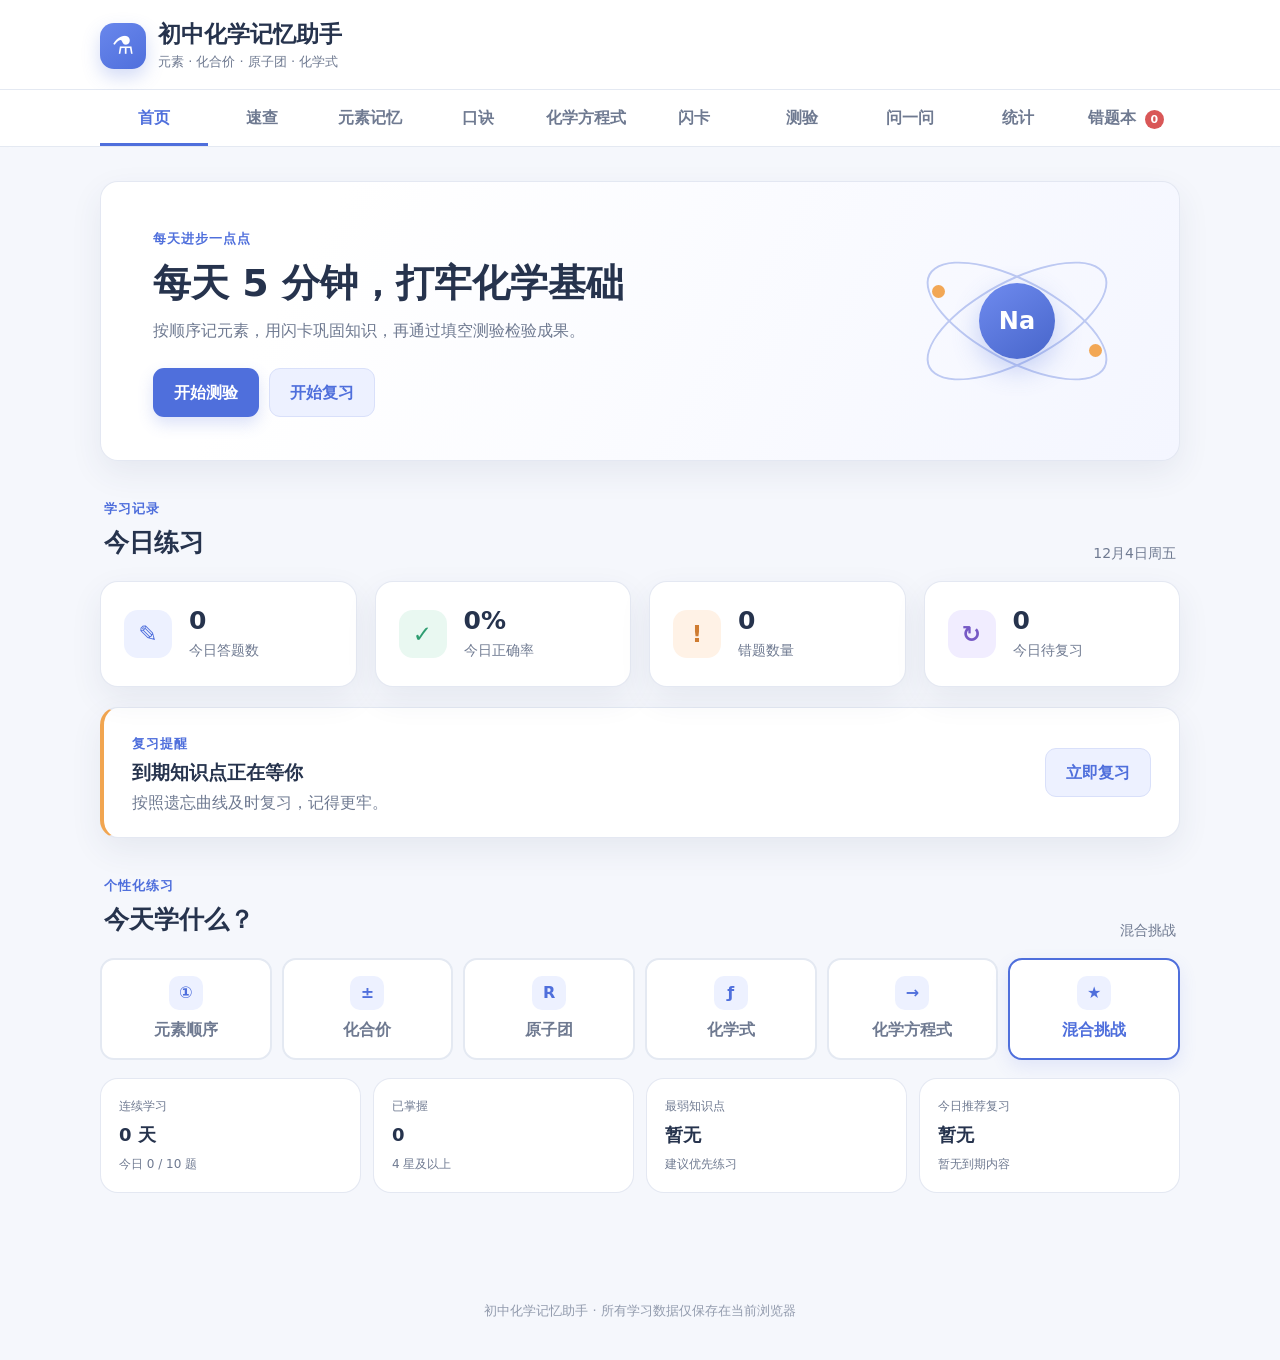
<file: index.html>
<!doctype html>
<html lang="zh-CN">
<head>
  <meta charset="UTF-8">
  <meta name="viewport" content="width=device-width, initial-scale=1.0">
  <meta name="description" content="面向初中生的元素、化合价、原子团和化学式记忆工具">
  <title>初中化学记忆助手</title>
  <link rel="stylesheet" href="style.css">
</head>
<body>
  <header class="app-header">
    <div class="brand">
      <span class="brand-icon" aria-hidden="true">⚗</span>
      <div><h1>初中化学记忆助手</h1><p>元素 · 化合价 · 原子团 · 化学式</p></div>
    </div>
  </header>

  <nav class="tab-bar" aria-label="主要功能">
    <div class="tab-scroll">
      <button class="tab active" data-tab="home">首页</button>
      <button class="tab" data-tab="reference">速查</button>
      <button class="tab" data-tab="elements">元素记忆</button>
      <button class="tab" data-tab="mnemonic">口诀</button>
      <button class="tab" data-tab="equations">化学方程式</button>
      <button class="tab" data-tab="flashcards">闪卡</button>
      <button class="tab" data-tab="quiz">测验</button>
      <button class="tab" data-tab="ask">问一问</button>
      <button class="tab" data-tab="statistics">统计</button>
      <button class="tab" data-tab="mistakes">错题本 <span id="mistake-badge" class="tab-badge" hidden>0</span></button>
    </div>
  </nav>

  <main class="container">
    <section id="home" class="page active">
      <div class="hero card">
        <div class="hero-copy">
          <span class="eyebrow">每天进步一点点</span>
          <h2>每天 5 分钟，打牢化学基础</h2>
          <p>按顺序记元素，用闪卡巩固知识，再通过填空测验检验成果。</p>
          <div class="hero-actions">
            <button class="button primary" data-go-tab="quiz">开始测验</button>
            <button class="button secondary" id="start-review">开始复习</button>
          </div>
        </div>
        <div class="hero-visual" aria-hidden="true">
          <div class="atom-orbit orbit-one"></div><div class="atom-orbit orbit-two"></div>
          <div class="atom-core">Na</div><span class="electron e-one"></span><span class="electron e-two"></span>
        </div>
      </div>
      <div class="section-heading"><div><span class="eyebrow">学习记录</span><h2>今日练习</h2></div><span id="today-date" class="date-label"></span></div>
      <div class="stats-grid stats-four">
        <article class="stat-card card"><div class="stat-icon blue">✎</div><div><strong id="today-total">0</strong><span>今日答题数</span></div></article>
        <article class="stat-card card"><div class="stat-icon green">✓</div><div><strong id="today-accuracy">0%</strong><span>今日正确率</span></div></article>
        <article class="stat-card card"><div class="stat-icon orange">!</div><div><strong id="mistake-total">0</strong><span>错题数量</span></div></article>
        <article class="stat-card card"><div class="stat-icon purple">↻</div><div><strong id="due-count">0</strong><span>今日待复习</span></div></article>
      </div>
      <div id="due-review-card" class="due-card card" hidden>
        <div><span class="eyebrow">复习提醒</span><h3>到期知识点正在等你</h3><p>按照遗忘曲线及时复习，记得更牢。</p></div>
        <button class="button secondary" data-go-tab="quiz">立即复习</button>
      </div>
      <div class="section-heading"><div><span class="eyebrow">个性化练习</span><h2>今天学什么？</h2></div><span id="active-mode-label" class="date-label">混合挑战</span></div>
      <div id="study-mode-selector" class="mode-grid">
        <button class="mode-card" data-mode="element"><span>①</span><strong>元素顺序</strong></button>
        <button class="mode-card" data-mode="valence"><span>±</span><strong>化合价</strong></button>
        <button class="mode-card" data-mode="radical"><span>R</span><strong>原子团</strong></button>
        <button class="mode-card" data-mode="formula"><span>ƒ</span><strong>化学式</strong></button>
        <button class="mode-card" data-mode="equation"><span>→</span><strong>化学方程式</strong></button>
        <button class="mode-card active" data-mode="mixed"><span>★</span><strong>混合挑战</strong></button>
      </div>
      <div class="insight-grid">
        <article class="insight-card card"><span>连续学习</span><strong id="home-streak">0 天</strong><small id="today-completion">今日未完成</small></article>
        <article class="insight-card card"><span>已掌握</span><strong id="home-mastered">0</strong><small>4 星及以上</small></article>
        <article class="insight-card card"><span>最弱知识点</span><strong id="home-weakest">暂无</strong><small>建议优先练习</small></article>
        <article class="insight-card card"><span>今日推荐复习</span><strong id="home-recommended">暂无</strong><small id="home-recommended-note">暂无到期内容</small></article>
      </div>
    </section>

    <section id="reference" class="page">
      <div class="page-intro"><span class="eyebrow">只查资料，不做训练</span><h2>化学知识速查</h2><p>搜索名称或符号，也可以按知识类别筛选。</p></div>
      <div class="reference-toolbar card">
        <label class="search-box"><span>⌕</span><input id="reference-search" type="search" placeholder="搜索：铁、Fe、硫酸根、H2O…"></label>
        <div id="reference-filters" class="filter-row">
          <button class="filter active" data-filter="all">全部</button>
          <button class="filter" data-filter="fixed">固定价</button>
          <button class="filter" data-filter="variable">可变价</button>
          <button class="filter" data-filter="radical">原子团</button>
          <button class="filter" data-filter="formula">化学式</button>
        </div>
      </div>
      <div id="reference-content"></div>
      <div id="reference-empty" class="empty-state card" hidden><div class="empty-icon">⌕</div><h3>没有找到相关内容</h3><p>换一个关键词或分类试试。</p></div>
    </section>

    <section id="elements" class="page">
      <div class="page-intro"><span class="eyebrow">前 20 号元素</span><h2>元素顺序记忆</h2><p>先看顺序卡片，再做填空与顺序挑战，三种训练互不混淆。</p></div>
      <div class="element-controls card">
        <strong>顺序卡片</strong>
        <label><input type="checkbox" id="hide-number"> 隐藏序号</label>
        <label><input type="checkbox" id="hide-symbol"> 隐藏符号</label>
        <label><input type="checkbox" id="hide-name"> 隐藏中文</label>
      </div>
      <div id="element-grid" class="element-grid"></div>
      <div class="element-training-grid">
        <article class="training-card card">
          <span class="chip">顺序填空</span>
          <div class="mini-progress" id="element-progress">本轮进度：0 / 0</div>
          <h3 id="element-question">第 8 号元素是？</h3>
          <input id="element-answer" class="answer-input" autocomplete="off" placeholder="填写答案">
          <p class="keyboard-hint">Enter 提交 / 下一题</p>
          <div id="element-feedback" class="feedback" hidden></div>
          <button id="element-submit" class="button primary wide">提交</button>
          <button id="element-next" class="button secondary wide" hidden>下一题</button>
        </article>
        <article class="training-card card">
          <span class="chip challenge-chip">顺序挑战</span>
          <div class="mini-progress" id="sequence-progress">本轮进度：0 / 0</div>
          <h3 id="sequence-question">H → He → ___ → Be</h3>
          <input id="sequence-answer" class="answer-input" autocomplete="off" placeholder="填写缺少的元素符号">
          <p class="keyboard-hint">Enter 提交 / 下一题</p>
          <div id="sequence-feedback" class="feedback" hidden></div>
          <button id="sequence-submit" class="button primary wide">提交</button>
          <button id="sequence-next" class="button secondary wide" hidden>下一题</button>
        </article>
      </div>
    </section>

    <section id="mnemonic" class="page">
      <div class="page-intro intro-row">
        <div><span class="eyebrow">朗读三遍更好记</span><h2>化合价口诀</h2><p>先自己回忆，再展开解释检查。</p></div>
        <button class="button ghost" id="toggle-explanations">隐藏全部解释</button>
      </div>
      <div id="mnemonic-list" class="mnemonic-list"></div>
      <aside class="tip-card"><strong>记忆提醒</strong><p>口诀记录的是常见化合价，具体物质中仍要根据化学式判断。</p></aside>
    </section>

    <section id="equations" class="page">
      <div class="page-intro intro-row">
        <div>
          <span class="eyebrow">分级学习 · 逐步解锁</span>
          <h2>常见化学方程式</h2>
          <p>默认从 Level 1 开始；本级至少答 8 题且正确率达到 80%，即可解锁下一级。</p>
        </div>
        <button class="button primary" id="start-equation-quiz">练习当前等级</button>
      </div>
      <div id="equation-levels" class="level-overview"></div>
      <div class="equation-toolbar card">
        <div id="equation-filters" class="filter-row">
          <button class="filter active" data-level="1">Level 1</button>
          <button class="filter" data-level="2">Level 2</button>
          <button class="filter" data-level="3">Level 3</button>
        </div>
        <span id="equation-filter-note">基础必背</span>
      </div>
      <div id="equation-list" class="equation-list"></div>
      <div id="equation-locked" class="locked-state card" hidden>
        <div class="lock-icon">🔒</div>
        <h3>这个等级尚未解锁</h3>
        <p id="equation-lock-message">先完成上一级练习并达到 80% 正确率。</p>
        <button class="button secondary" id="practice-unlocked-level">练习已解锁等级</button>
      </div>
    </section>

    <section id="flashcards" class="page">
      <div class="page-intro centered"><span class="eyebrow">快速记忆</span><h2>混合知识闪卡</h2><p>卡片来自化合价、原子团和常见化学式，每轮不重复。</p></div>
      <div class="study-panel">
        <div class="round-progress"><span id="flash-round-label">普通学习</span><strong id="flash-progress">本轮进度：0 / 0</strong></div>
        <div class="flashcard">
          <span id="flash-type" class="chip">化合价</span>
          <div id="flash-front" class="flash-symbol">Na</div>
          <div id="flash-hint" class="flash-name">钠</div>
          <div id="flash-answer" class="flash-answer" hidden><span>答案</span><strong>+1</strong></div>
          <p id="flash-prompt" class="flash-prompt">先在心里回答，再显示答案</p>
        </div>
        <button id="show-answer" class="button primary wide">显示答案</button>
        <div id="flash-actions" class="button-row" hidden>
          <button id="flash-known" class="button success">记住了</button>
          <button id="flash-unknown" class="button warning">不熟悉</button>
          <button id="flash-next" class="button secondary">下一张</button>
        </div>
        <p id="flash-feedback" class="inline-feedback" aria-live="polite"></p>
      </div>
    </section>

    <section id="quiz" class="page">
      <div class="page-intro intro-row">
        <div><span class="eyebrow">核心填空训练</span><h2>综合测验</h2><p id="quiz-source">每轮覆盖全部题型，同一题不会重复。</p></div>
        <button class="button ghost" id="toggle-focus">进入专注模式</button>
        <div class="quiz-stats">
          <span><span id="quiz-round-label">普通测验</span> <strong id="quiz-progress">0 / 0</strong></span>
          <span>连续答对 <strong id="quiz-streak">0</strong></span>
          <span>正确率 <strong id="quiz-accuracy">0%</strong></span>
          <span>共 <strong id="quiz-total">0</strong> 题</span>
        </div>
      </div>
      <button class="button ghost focus-exit" id="exit-focus" hidden>退出专注模式</button>
      <div class="quiz-card card">
        <div class="quiz-card-top">
          <span id="quiz-type" class="chip">化合价</span>
          <strong id="quiz-position">第 1 / 1 题</strong>
        </div>
        <p class="question-label">请填写答案</p>
        <div id="quiz-question" class="quiz-question">请填写 Fe 的常见化合价</div>
        <label for="quiz-input">你的答案</label>
        <input id="quiz-input" autocomplete="off" placeholder="请输入答案">
        <p id="quiz-help" class="input-help">可变价可用 “/”、逗号或空格分隔</p>
        <p class="keyboard-hint">Enter 提交 / 下一题</p>
        <div id="quiz-feedback" class="feedback" hidden aria-live="polite"></div>
        <button id="submit-answer" class="button primary wide">提交答案</button>
        <div class="quiz-navigation">
          <button id="previous-question" class="button ghost" disabled>上一题</button>
          <button id="next-question" class="button secondary" hidden>下一题</button>
        </div>
      </div>
    </section>

    <section id="ask" class="page">
      <div class="page-intro intro-row">
        <div>
          <span class="eyebrow">本地知识库 · 完全离线</span>
          <h2>问一问</h2>
          <p>可以询问元素、化合价、原子团、化学式或常见反应，不会连接 AI 或互联网。</p>
        </div>
        <button class="button danger-ghost" id="clear-chat">清空对话</button>
      </div>
      <div class="chat-shell card">
        <div id="chat-history" class="chat-history" aria-live="polite"></div>
        <div class="question-examples">
          <span>试着问：</span>
          <button data-question="P2O5 是啥">P2O5 是啥</button>
          <button data-question="Fe 的化合价">Fe 的化合价</button>
          <button data-question="石灰水变浑浊是什么反应">石灰水变浑浊</button>
        </div>
        <div class="chat-composer">
          <label class="sr-only" for="ask-input">输入化学问题</label>
          <input id="ask-input" autocomplete="off" placeholder="例如：SO4 是什么">
          <button class="button primary" id="send-question">发送</button>
        </div>
      </div>
      <p class="local-note">回答仅来自当前网页内置知识库，可能无法覆盖所有化学问题。</p>
    </section>

    <section id="statistics" class="page">
      <div class="page-intro"><span class="eyebrow">长期学习记录</span><h2>学习统计</h2><p>统计数据全部保存在当前浏览器。</p></div>
      <div class="stats-grid stats-four">
        <article class="stat-card card"><div><strong id="stats-total">0</strong><span>总答题数</span></div></article>
        <article class="stat-card card"><div><strong id="stats-accuracy">0%</strong><span>总正确率</span></div></article>
        <article class="stat-card card"><div><strong id="stats-today">0</strong><span>今日答题数</span></div></article>
        <article class="stat-card card"><div><strong id="stats-streak">0 天</strong><span>连续学习</span></div></article>
      </div>
      <div class="statistics-grid">
        <article class="card statistics-panel"><h3>各类型掌握情况</h3><div id="category-mastery"></div></article>
        <article class="card statistics-panel"><h3>最容易错的 5 个知识点</h3><div id="top-mistakes"></div></article>
        <article class="card statistics-panel wide-panel"><h3>最近复习记录</h3><div id="recent-reviews"></div></article>
      </div>
    </section>

    <section id="mistakes" class="page">
      <div class="page-intro intro-row">
        <div><span class="eyebrow">遗忘曲线复习</span><h2>错题本</h2><p>到期错题会在综合测验中优先出现。</p></div>
        <div class="legend"><span><i class="dot due"></i>待复习</span><span><i class="dot waiting"></i>未到期</span></div>
      </div>
      <div id="mistakes-list" class="mistakes-list"></div>
      <div id="empty-mistakes" class="empty-state card" hidden>
        <div class="empty-icon">✓</div><h3>暂时没有错题</h3><p>继续保持，可以去做一轮综合测验。</p>
        <button class="button primary" data-go-tab="quiz">去做测验</button>
      </div>
    </section>
  </main>
  <footer><p>初中化学记忆助手 · 所有学习数据仅保存在当前浏览器</p></footer>
  <script src="app.js"></script>
</body>
</html>
</file>
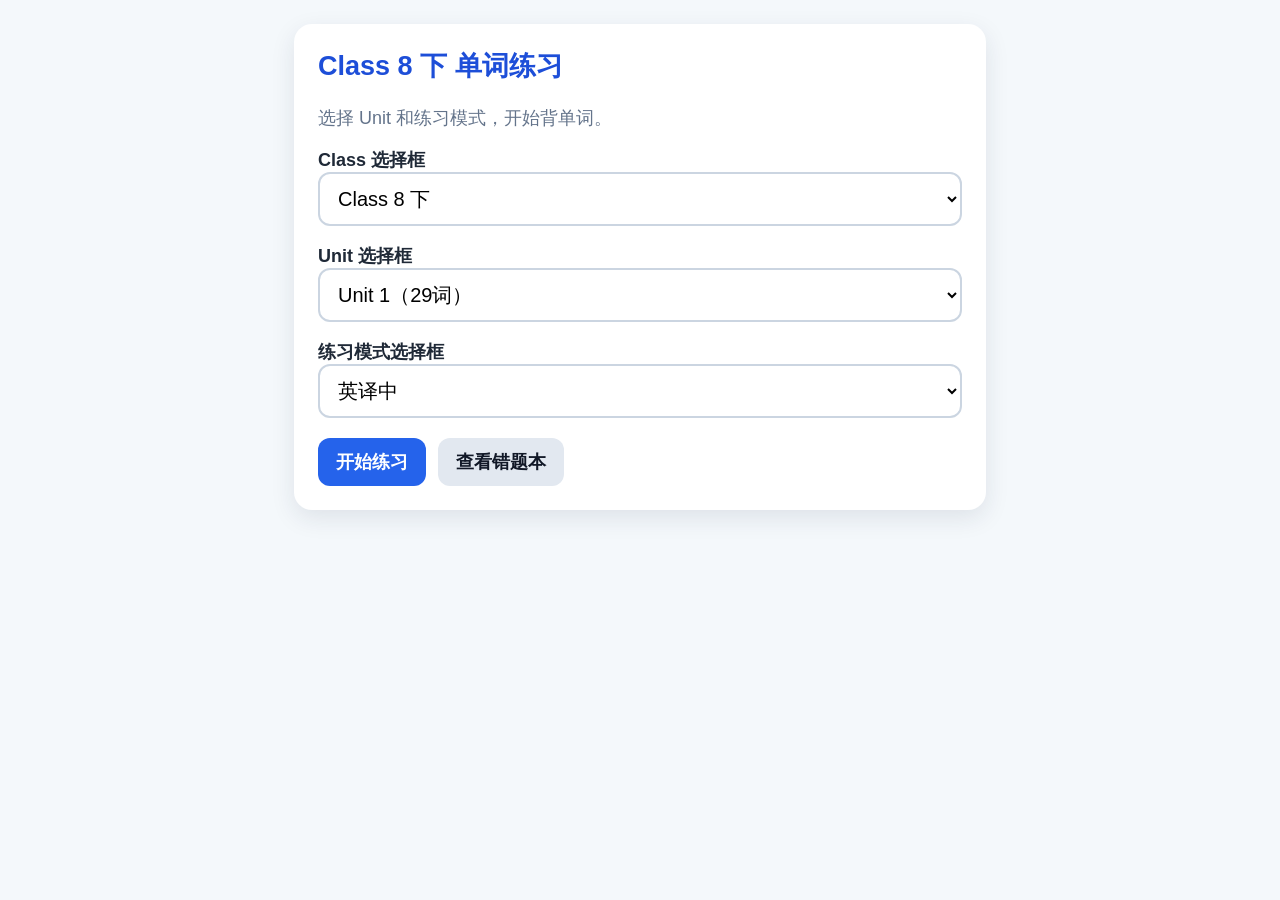
<file: vocab-app/index.html>
<!doctype html>
<html lang="zh-CN">
<head>
  <meta charset="utf-8">
  <meta name="viewport" content="width=device-width, initial-scale=1">
  <title>Class 8 下 单词练习</title>
  <link rel="stylesheet" href="style.css">
</head>
<body>
  <main class="app-shell">
    <section id="homeView" class="card">
      <h1>Class 8 下 单词练习</h1>
      <p class="muted">选择 Unit 和练习模式，开始背单词。</p>
      <label>Class 选择框<select id="classSelect"></select></label>
      <label>Unit 选择框<select id="unitSelect"></select></label>
      <label>练习模式选择框<select id="modeSelect">
        <option>英译中</option><option>中译英</option><option>拼写</option><option>听写</option>
      </select></label>
      <div class="actions"><button id="startBtn" class="primary">开始练习</button><button id="wrongBookBtn">查看错题本</button></div>
    </section>

    <section id="practiceView" class="card hidden">
      <div class="topbar"><strong id="practiceTitle"></strong><span id="progressText"></span></div>
      <div id="questionArea" class="question"></div>
      <div id="feedbackArea" class="feedback hidden"></div>
      <div class="actions"><button id="homeBtn">返回首页</button></div>
    </section>

    <section id="resultView" class="card hidden">
      <h2>本次练习完成</h2>
      <div id="resultStats" class="stats"></div>
      <div class="actions"><button id="resultHomeBtn" class="primary">返回首页</button><button id="practiceWrongBtn">练习错题</button></div>
    </section>

    <section id="wrongBookView" class="card hidden">
      <h2>错题本</h2>
      <p id="wrongCount" class="muted"></p>
      <label>按 Unit 筛选<select id="wrongUnitFilter"></select></label>
      <label>错题练习模式<select id="wrongModeSelect"><option>中译英</option><option>英译中</option><option>拼写</option><option>听写</option></select></label>
      <div id="wrongList" class="wrong-list"></div>
      <div class="actions"><button id="practiceAllWrongBtn" class="primary">练习全部错题</button><button id="clearWrongBtn" class="danger">清空错题本</button><button id="wrongHomeBtn">返回首页</button></div>
    </section>
  </main>
  <script src="vocab-data.js"></script>
  <script src="app.js"></script>
</body>
</html>
</file>
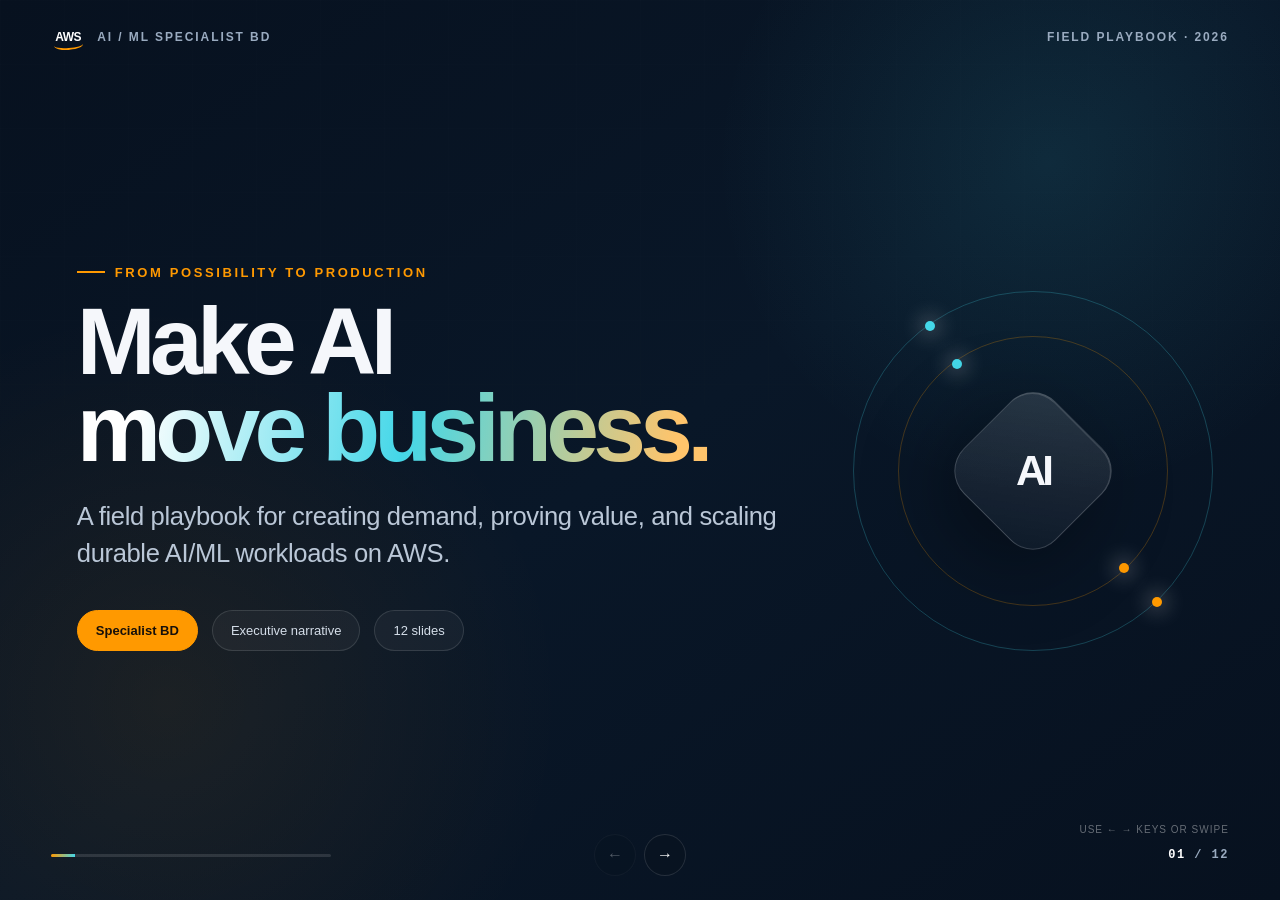
<file: presentation/aws-ai-ml-specialist-bd/index.html>
<!doctype html>
<html lang="en">
<head>
  <meta charset="utf-8">
  <meta name="viewport" content="width=device-width, initial-scale=1">
  <meta name="theme-color" content="#07111f">
  <title>AWS AI/ML Specialist BD — Field Playbook</title>
  <style>
    :root {
      --ink: #f5f7fb;
      --muted: #9aabc0;
      --night: #07111f;
      --panel: rgba(15, 29, 48, .78);
      --line: rgba(255, 255, 255, .12);
      --orange: #ff9900;
      --amber: #ffc46b;
      --cyan: #44d7e8;
      --green: #62d6a5;
      --blue: #4f8cff;
      --purple: #a584ff;
      --shadow: 0 24px 80px rgba(0, 0, 0, .38);
    }

    * { box-sizing: border-box; }

    html, body {
      margin: 0;
      width: 100%;
      height: 100%;
      overflow: hidden;
      background: var(--night);
      color: var(--ink);
      font-family: Inter, ui-sans-serif, -apple-system, BlinkMacSystemFont, "Segoe UI", sans-serif;
    }

    button { font: inherit; }

    .deck {
      position: relative;
      width: 100%;
      height: 100%;
      isolation: isolate;
      background:
        radial-gradient(circle at 82% 18%, rgba(68, 215, 232, .10), transparent 26%),
        radial-gradient(circle at 13% 78%, rgba(255, 153, 0, .08), transparent 30%),
        linear-gradient(145deg, #07111f 0%, #091728 50%, #07111f 100%);
    }

    .deck::before {
      content: "";
      position: absolute;
      inset: 0;
      z-index: -1;
      opacity: .18;
      background-image:
        linear-gradient(rgba(255,255,255,.045) 1px, transparent 1px),
        linear-gradient(90deg, rgba(255,255,255,.045) 1px, transparent 1px);
      background-size: 64px 64px;
      mask-image: linear-gradient(to bottom, black, transparent 90%);
    }

    .topbar {
      position: fixed;
      inset: 0 0 auto 0;
      z-index: 20;
      height: 74px;
      padding: 0 4vw;
      display: flex;
      align-items: center;
      justify-content: space-between;
      pointer-events: none;
    }

    .brand, .chapter {
      display: flex;
      align-items: center;
      gap: 12px;
      color: var(--muted);
      font-size: 12px;
      font-weight: 700;
      letter-spacing: .16em;
      text-transform: uppercase;
    }

    .brand-mark {
      width: 34px;
      height: 22px;
      position: relative;
      display: inline-grid;
      place-items: center;
      color: #fff;
      font-size: 12px;
      font-weight: 900;
      letter-spacing: -.04em;
    }

    .brand-mark::after {
      content: "";
      position: absolute;
      width: 29px;
      height: 8px;
      left: 3px;
      bottom: -2px;
      border-bottom: 2px solid var(--orange);
      border-radius: 0 0 50% 50%;
      transform: rotate(-4deg);
    }

    .slides { width: 100%; height: 100%; }

    .slide {
      position: absolute;
      inset: 0;
      padding: clamp(92px, 10vh, 120px) 6vw clamp(76px, 8vh, 96px);
      display: grid;
      align-content: center;
      opacity: 0;
      visibility: hidden;
      transform: translateX(40px) scale(.985);
      transition: opacity .5s ease, transform .55s cubic-bezier(.2,.75,.2,1), visibility .5s;
    }

    .slide.active {
      opacity: 1;
      visibility: visible;
      transform: translateX(0) scale(1);
    }

    .slide.leaving { transform: translateX(-40px) scale(.985); }

    .slide-inner {
      width: min(1240px, 100%);
      margin: 0 auto;
    }

    .eyebrow {
      display: flex;
      align-items: center;
      gap: 10px;
      margin-bottom: 18px;
      color: var(--orange);
      font-size: 13px;
      font-weight: 800;
      letter-spacing: .2em;
      text-transform: uppercase;
    }

    .eyebrow::before {
      content: "";
      width: 28px;
      height: 2px;
      background: currentColor;
    }

    h1, h2, h3, p { margin-top: 0; }

    h1 {
      max-width: 920px;
      margin-bottom: 26px;
      font-size: clamp(54px, 7.4vw, 110px);
      line-height: .92;
      letter-spacing: -.06em;
      font-weight: 760;
    }

    h2 {
      max-width: 940px;
      margin-bottom: 28px;
      font-size: clamp(38px, 5vw, 70px);
      line-height: .98;
      letter-spacing: -.045em;
      font-weight: 730;
    }

    h3 {
      margin-bottom: 10px;
      font-size: clamp(18px, 1.8vw, 25px);
      line-height: 1.15;
      letter-spacing: -.025em;
    }

    .gradient-text {
      color: transparent;
      background: linear-gradient(100deg, #fff 10%, var(--cyan) 52%, var(--amber) 94%);
      -webkit-background-clip: text;
      background-clip: text;
    }

    .lead {
      max-width: 780px;
      color: #bac7d7;
      font-size: clamp(18px, 2vw, 27px);
      line-height: 1.45;
      letter-spacing: -.015em;
    }

    .micro { color: var(--muted); font-size: 13px; line-height: 1.55; }
    .accent { color: var(--orange); }
    .cyan { color: var(--cyan); }
    .green { color: var(--green); }

    .title-grid {
      display: grid;
      grid-template-columns: 1.35fr .65fr;
      gap: 6vw;
      align-items: end;
    }

    .signal {
      position: relative;
      min-height: 360px;
      display: grid;
      place-items: center;
    }

    .orbit {
      position: absolute;
      width: min(30vw, 360px);
      aspect-ratio: 1;
      border: 1px solid rgba(68, 215, 232, .24);
      border-radius: 50%;
      animation: spin 20s linear infinite;
    }

    .orbit:nth-child(2) { width: min(22vw, 270px); border-color: rgba(255,153,0,.24); animation-direction: reverse; animation-duration: 14s; }
    .orbit::before, .orbit::after {
      content: "";
      position: absolute;
      width: 10px;
      aspect-ratio: 1;
      top: 8%;
      left: 20%;
      border-radius: 50%;
      background: var(--cyan);
      box-shadow: 0 0 22px currentColor;
    }
    .orbit::after { inset: auto 14% 12% auto; background: var(--orange); }

    .core {
      width: 130px;
      aspect-ratio: 1;
      display: grid;
      place-items: center;
      border: 1px solid rgba(255,255,255,.16);
      border-radius: 32px;
      background: linear-gradient(145deg, rgba(255,255,255,.12), rgba(255,255,255,.025));
      box-shadow: var(--shadow), inset 0 1px rgba(255,255,255,.15);
      transform: rotate(45deg);
    }

    .core span { transform: rotate(-45deg); font-size: 42px; font-weight: 800; letter-spacing: -.1em; }
    @keyframes spin { to { transform: rotate(360deg); } }

    .section-number {
      position: absolute;
      right: 6vw;
      bottom: 7vh;
      color: rgba(255,255,255,.035);
      font-size: clamp(140px, 22vw, 330px);
      line-height: .7;
      font-weight: 800;
      letter-spacing: -.09em;
      pointer-events: none;
    }

    .cards {
      display: grid;
      grid-template-columns: repeat(3, 1fr);
      gap: 18px;
    }

    .card {
      position: relative;
      min-height: 185px;
      padding: 26px;
      overflow: hidden;
      border: 1px solid var(--line);
      border-radius: 20px;
      background: linear-gradient(145deg, rgba(21,39,62,.90), rgba(9,23,40,.72));
      box-shadow: 0 14px 42px rgba(0,0,0,.16);
    }

    .card::after {
      content: "";
      position: absolute;
      inset: auto -18% -45% auto;
      width: 150px;
      aspect-ratio: 1;
      border-radius: 50%;
      background: var(--glow, var(--cyan));
      opacity: .08;
      filter: blur(4px);
    }

    .card-kicker {
      display: inline-flex;
      align-items: center;
      justify-content: center;
      min-width: 34px;
      height: 34px;
      margin-bottom: 24px;
      padding: 0 10px;
      border: 1px solid rgba(255,255,255,.14);
      border-radius: 10px;
      color: var(--glow, var(--cyan));
      background: rgba(255,255,255,.035);
      font-size: 13px;
      font-weight: 800;
    }

    .card p { margin: 0; color: var(--muted); font-size: 15px; line-height: 1.5; }

    .stat-row {
      display: grid;
      grid-template-columns: repeat(4, 1fr);
      gap: 14px;
      margin-top: 36px;
    }

    .stat {
      padding: 18px 20px;
      border-top: 1px solid var(--line);
    }

    .stat strong { display: block; margin-bottom: 6px; font-size: clamp(28px, 3vw, 44px); letter-spacing: -.055em; }
    .stat span { color: var(--muted); font-size: 12px; letter-spacing: .08em; text-transform: uppercase; }

    .split {
      display: grid;
      grid-template-columns: .82fr 1.18fr;
      gap: clamp(30px, 6vw, 86px);
      align-items: center;
    }

    .stack { display: grid; gap: 12px; }

    .layer {
      position: relative;
      padding: 18px 22px 18px 70px;
      border: 1px solid var(--line);
      border-radius: 16px;
      background: rgba(13,29,48,.76);
    }

    .layer b {
      position: absolute;
      left: 18px;
      top: 50%;
      width: 34px;
      height: 34px;
      display: grid;
      place-items: center;
      border-radius: 10px;
      color: var(--night);
      background: var(--layer-color, var(--cyan));
      transform: translateY(-50%);
    }

    .layer strong { display: block; margin-bottom: 3px; font-size: 16px; }
    .layer span { color: var(--muted); font-size: 13px; }

    .funnel {
      display: grid;
      gap: 12px;
      width: min(560px, 100%);
    }

    .funnel-step {
      width: var(--width);
      margin: 0 auto;
      padding: 17px 22px;
      display: flex;
      justify-content: space-between;
      border: 1px solid var(--line);
      border-radius: 13px;
      background: linear-gradient(90deg, rgba(79,140,255,.18), rgba(68,215,232,.06));
    }
    .funnel-step:nth-child(2) { background: linear-gradient(90deg, rgba(68,215,232,.18), rgba(98,214,165,.06)); }
    .funnel-step:nth-child(3) { background: linear-gradient(90deg, rgba(98,214,165,.18), rgba(255,153,0,.06)); }
    .funnel-step:nth-child(4) { background: linear-gradient(90deg, rgba(255,153,0,.22), rgba(255,196,107,.08)); }
    .funnel-step span { color: var(--muted); font-size: 13px; }

    .plays {
      display: grid;
      grid-template-columns: repeat(2, 1fr);
      gap: 16px;
    }

    .play {
      padding: 22px 24px;
      display: grid;
      grid-template-columns: auto 1fr;
      gap: 18px;
      align-items: start;
      border-bottom: 1px solid var(--line);
    }

    .play-num {
      color: var(--orange);
      font: 700 13px/1 ui-monospace, SFMono-Regular, Menlo, monospace;
      letter-spacing: .08em;
    }
    .play h3 { font-size: 19px; }
    .play p { margin: 0; color: var(--muted); font-size: 14px; line-height: 1.45; }

    .timeline {
      position: relative;
      display: grid;
      grid-template-columns: repeat(4, 1fr);
      gap: 16px;
      margin-top: 44px;
    }

    .timeline::before {
      content: "";
      position: absolute;
      top: 18px;
      left: 4%;
      right: 4%;
      height: 1px;
      background: linear-gradient(90deg, var(--blue), var(--cyan), var(--green), var(--orange));
    }

    .phase { position: relative; padding-top: 54px; }
    .phase::before {
      content: "";
      position: absolute;
      z-index: 1;
      top: 10px;
      left: 0;
      width: 16px;
      aspect-ratio: 1;
      border: 5px solid var(--night);
      border-radius: 50%;
      background: var(--phase, var(--cyan));
      box-shadow: 0 0 0 1px var(--phase, var(--cyan)), 0 0 20px color-mix(in srgb, var(--phase, var(--cyan)) 50%, transparent);
    }
    .phase small { color: var(--phase, var(--cyan)); font-weight: 800; letter-spacing: .12em; text-transform: uppercase; }
    .phase h3 { margin-top: 8px; }
    .phase p { color: var(--muted); font-size: 14px; line-height: 1.5; }

    .matrix {
      position: relative;
      height: min(53vh, 480px);
      margin-top: 28px;
      border-left: 1px solid var(--line);
      border-bottom: 1px solid var(--line);
      background:
        linear-gradient(rgba(255,255,255,.045) 1px, transparent 1px),
        linear-gradient(90deg, rgba(255,255,255,.045) 1px, transparent 1px);
      background-size: 25% 25%;
    }

    .axis-y, .axis-x { position: absolute; color: var(--muted); font-size: 11px; letter-spacing: .1em; text-transform: uppercase; }
    .axis-y { left: -54px; top: 50%; transform: rotate(-90deg); }
    .axis-x { right: 0; bottom: -28px; }

    .bubble {
      position: absolute;
      left: var(--x);
      bottom: var(--y);
      width: var(--size);
      aspect-ratio: 1;
      display: grid;
      place-items: center;
      padding: 12px;
      border: 1px solid color-mix(in srgb, var(--bubble) 65%, white);
      border-radius: 50%;
      color: white;
      background: color-mix(in srgb, var(--bubble) 22%, rgba(7,17,31,.78));
      box-shadow: 0 0 38px color-mix(in srgb, var(--bubble) 18%, transparent);
      text-align: center;
      font-size: clamp(10px, 1vw, 13px);
      font-weight: 700;
      transform: translate(-50%, 50%);
    }

    .scorecard {
      display: grid;
      grid-template-columns: 1.1fr .9fr;
      gap: 32px;
      align-items: stretch;
    }

    .metric-list { display: grid; gap: 12px; }
    .metric {
      display: grid;
      grid-template-columns: 150px 1fr 58px;
      gap: 16px;
      align-items: center;
      font-size: 14px;
    }
    .bar { height: 8px; overflow: hidden; border-radius: 99px; background: rgba(255,255,255,.08); }
    .bar i { display: block; width: var(--fill); height: 100%; border-radius: inherit; background: linear-gradient(90deg, var(--cyan), var(--green)); }
    .metric b { text-align: right; color: var(--green); font-size: 13px; }

    .north-star {
      display: grid;
      place-items: center;
      padding: 34px;
      border: 1px solid rgba(255,153,0,.22);
      border-radius: 24px;
      background: radial-gradient(circle at 50% 30%, rgba(255,153,0,.15), transparent 55%), rgba(12,26,44,.72);
      text-align: center;
    }
    .north-star strong { display: block; color: var(--orange); font-size: clamp(56px, 7vw, 90px); letter-spacing: -.07em; }
    .north-star span { max-width: 260px; color: #c8d1dc; font-size: 15px; line-height: 1.4; }

    .quote {
      max-width: 1080px;
      font-size: clamp(38px, 5.2vw, 74px);
      line-height: 1.05;
      letter-spacing: -.045em;
      font-weight: 650;
    }
    .quote em { color: var(--orange); font-style: normal; }

    .cta-row { display: flex; gap: 14px; margin-top: 38px; flex-wrap: wrap; }
    .pill {
      padding: 12px 18px;
      border: 1px solid var(--line);
      border-radius: 999px;
      color: #d4dde8;
      background: rgba(255,255,255,.04);
      font-size: 13px;
    }
    .pill.primary { border-color: var(--orange); color: #17100a; background: var(--orange); font-weight: 800; }

    .controls {
      position: fixed;
      z-index: 30;
      left: 4vw;
      right: 4vw;
      bottom: 24px;
      display: grid;
      grid-template-columns: 1fr auto 1fr;
      align-items: center;
      pointer-events: none;
    }

    .progress-track {
      width: min(280px, 26vw);
      height: 3px;
      overflow: hidden;
      border-radius: 99px;
      background: rgba(255,255,255,.12);
    }
    .progress-fill { width: 0; height: 100%; background: linear-gradient(90deg, var(--orange), var(--cyan)); transition: width .45s ease; }

    .nav { display: flex; gap: 8px; pointer-events: auto; }
    .nav button {
      width: 42px;
      height: 42px;
      display: grid;
      place-items: center;
      border: 1px solid var(--line);
      border-radius: 50%;
      color: white;
      background: rgba(8,19,33,.75);
      cursor: pointer;
      transition: border-color .2s, background .2s, transform .2s;
    }
    .nav button:hover { border-color: var(--orange); background: rgba(255,153,0,.1); transform: translateY(-2px); }
    .nav button:disabled { opacity: .3; cursor: default; transform: none; }

    .counter { justify-self: end; color: var(--muted); font: 700 12px/1 ui-monospace, SFMono-Regular, Menlo, monospace; letter-spacing: .12em; }
    .counter b { color: white; }

    .hint {
      position: fixed;
      z-index: 35;
      right: 4vw;
      bottom: 65px;
      color: rgba(255,255,255,.38);
      font-size: 10px;
      letter-spacing: .1em;
      text-transform: uppercase;
      transition: opacity .4s;
    }

    @media (max-width: 900px) {
      .slide { padding-left: 5vw; padding-right: 5vw; overflow-y: auto; align-content: start; }
      .title-grid, .split, .scorecard { grid-template-columns: 1fr; }
      .signal { display: none; }
      .cards { grid-template-columns: 1fr 1fr; }
      .card { min-height: 150px; }
      .stat-row { grid-template-columns: 1fr 1fr; }
      .timeline { grid-template-columns: 1fr 1fr; }
      .timeline::before { display: none; }
      .phase { padding-top: 28px; }
      .phase::before { top: 0; }
      .matrix { height: 420px; }
    }

    @media (max-width: 620px) {
      .chapter, .hint { display: none; }
      .slide { padding-top: 84px; padding-bottom: 78px; }
      h1 { font-size: 51px; }
      h2 { font-size: 38px; }
      .cards, .plays, .timeline, .stat-row { grid-template-columns: 1fr; }
      .metric { grid-template-columns: 110px 1fr 42px; gap: 8px; }
      .controls { grid-template-columns: 1fr auto; }
      .progress-track { width: 38vw; }
      .counter { display: none; }
      .card { min-height: auto; }
      .bubble { --size: 82px !important; }
    }

    @media (prefers-reduced-motion: reduce) {
      *, *::before, *::after { animation: none !important; transition-duration: .01ms !important; }
    }
  </style>
</head>
<body>
  <main class="deck" aria-label="AWS AI and ML Specialist Business Development slide deck">
    <header class="topbar">
      <div class="brand"><span class="brand-mark">aws</span><span>AI / ML Specialist BD</span></div>
      <div class="chapter" id="chapter">Field playbook · 2026</div>
    </header>

    <div class="slides" id="slides">
      <section class="slide active" data-chapter="Field playbook · 2026">
        <div class="slide-inner title-grid">
          <div>
            <div class="eyebrow">From possibility to production</div>
            <h1>Make AI<br><span class="gradient-text">move business.</span></h1>
            <p class="lead">A field playbook for creating demand, proving value, and scaling durable AI/ML workloads on AWS.</p>
            <div class="cta-row"><span class="pill primary">Specialist BD</span><span class="pill">Executive narrative</span><span class="pill">12 slides</span></div>
          </div>
          <div class="signal" aria-hidden="true">
            <div class="orbit"></div><div class="orbit"></div>
            <div class="core"><span>AI</span></div>
          </div>
        </div>
      </section>

      <section class="slide" data-chapter="01 · The mandate">
        <div class="section-number">01</div>
        <div class="slide-inner">
          <div class="eyebrow">The mandate</div>
          <h2>Customers don’t need more AI theater.<br><span class="cyan">They need a path to value.</span></h2>
          <div class="cards">
            <article class="card" style="--glow:var(--blue)"><div class="card-kicker">01</div><h3>Find the wedge</h3><p>Anchor on a high-friction workflow with executive relevance, measurable economics, and accessible data.</p></article>
            <article class="card" style="--glow:var(--cyan)"><div class="card-kicker">02</div><h3>De-risk the first move</h3><p>Turn ambiguity into a scoped experiment with clear owners, architecture guardrails, and success criteria.</p></article>
            <article class="card" style="--glow:var(--orange)"><div class="card-kicker">03</div><h3>Design for the second win</h3><p>Build the operating model, platform primitives, and internal proof needed to scale beyond one use case.</p></article>
          </div>
        </div>
      </section>

      <section class="slide" data-chapter="02 · Market signal">
        <div class="slide-inner">
          <div class="eyebrow">Read the market signal</div>
          <h2>The opportunity is shifting<br>from <span class="accent">models</span> to <span class="green">systems.</span></h2>
          <p class="lead">Winning conversations connect intelligence to the full production stack—not just a benchmark.</p>
          <div class="stat-row">
            <div class="stat"><strong class="cyan">Data</strong><span>Context + quality</span></div>
            <div class="stat"><strong class="green">Trust</strong><span>Security + governance</span></div>
            <div class="stat"><strong class="accent">Action</strong><span>Agents + workflows</span></div>
            <div class="stat"><strong style="color:var(--purple)">Scale</strong><span>Ops + economics</span></div>
          </div>
        </div>
      </section>

      <section class="slide" data-chapter="03 · The AWS advantage">
        <div class="slide-inner split">
          <div>
            <div class="eyebrow">The AWS advantage</div>
            <h2>Choice at every layer.<br><span class="gradient-text">One path to production.</span></h2>
            <p class="lead">Start where the customer is—and connect infrastructure, models, data, and applications without creating another island.</p>
          </div>
          <div class="stack">
            <div class="layer" style="--layer-color:var(--orange)"><b>4</b><strong>Business applications</strong><span>Amazon Q · agentic workflows · industry solutions</span></div>
            <div class="layer" style="--layer-color:var(--green)"><b>3</b><strong>Build with foundation models</strong><span>Amazon Bedrock · model choice · agents · guardrails</span></div>
            <div class="layer" style="--layer-color:var(--cyan)"><b>2</b><strong>Build, train, and deploy ML</strong><span>Amazon SageMaker AI · MLOps · data and analytics</span></div>
            <div class="layer" style="--layer-color:var(--blue)"><b>1</b><strong>High-performance infrastructure</strong><span>AWS Trainium · AWS Inferentia · GPUs · elastic compute</span></div>
          </div>
        </div>
      </section>

      <section class="slide" data-chapter="04 · Qualification">
        <div class="slide-inner split">
          <div>
            <div class="eyebrow">Qualify for momentum</div>
            <h2>Start with the <span class="cyan">business event.</span><br>Not the demo.</h2>
            <p class="lead">A qualified AI opportunity has pain, power, proof, and a production path.</p>
          </div>
          <div class="funnel">
            <div class="funnel-step" style="--width:100%"><strong>Business pressure</strong><span>Why now?</span></div>
            <div class="funnel-step" style="--width:88%"><strong>Economic owner</strong><span>Who wins?</span></div>
            <div class="funnel-step" style="--width:76%"><strong>Evidence plan</strong><span>What proves it?</span></div>
            <div class="funnel-step" style="--width:64%"><strong>Scale path</strong><span>Then what?</span></div>
          </div>
        </div>
      </section>

      <section class="slide" data-chapter="05 · Conversation plays">
        <div class="slide-inner">
          <div class="eyebrow">Four conversation plays</div>
          <h2>Meet the customer at<br><span class="gradient-text">their moment of change.</span></h2>
          <div class="plays">
            <article class="play"><div class="play-num">01</div><div><h3>Reinvent a workflow</h3><p>Compress cycle time, improve quality, and augment expert judgment with generative AI.</p></div></article>
            <article class="play"><div class="play-num">02</div><div><h3>Modernize the ML estate</h3><p>Unify fragmented tooling, industrialize MLOps, and improve utilization and governance.</p></div></article>
            <article class="play"><div class="play-num">03</div><div><h3>Activate proprietary data</h3><p>Ground models in trusted enterprise context while preserving permissions and lineage.</p></div></article>
            <article class="play"><div class="play-num">04</div><div><h3>Build an AI factory</h3><p>Create reusable platform capabilities that turn isolated pilots into a portfolio of outcomes.</p></div></article>
          </div>
        </div>
      </section>

      <section class="slide" data-chapter="06 · Value architecture">
        <div class="slide-inner">
          <div class="eyebrow">Value architecture</div>
          <h2>Translate one idea into a<br><span class="green">decision-ready case.</span></h2>
          <div class="timeline">
            <div class="phase" style="--phase:var(--blue)"><small>Frame</small><h3>Outcome</h3><p>Name the business metric, baseline, owner, and cost of inaction.</p></div>
            <div class="phase" style="--phase:var(--cyan)"><small>Prove</small><h3>Evidence</h3><p>Test the riskiest assumption with representative data and users.</p></div>
            <div class="phase" style="--phase:var(--green)"><small>Plan</small><h3>Production</h3><p>Map security, integration, change, operations, and unit economics.</p></div>
            <div class="phase" style="--phase:var(--orange)"><small>Scale</small><h3>Portfolio</h3><p>Reuse patterns, fund the roadmap, and amplify internal advocates.</p></div>
          </div>
        </div>
      </section>

      <section class="slide" data-chapter="07 · Portfolio focus">
        <div class="slide-inner">
          <div class="eyebrow">Portfolio focus</div>
          <h2>Prioritize for <span class="accent">velocity</span> and <span class="cyan">repetition.</span></h2>
          <div class="matrix" role="img" aria-label="Opportunity matrix plotting use cases by time to value and strategic leverage">
            <span class="axis-y">Strategic leverage →</span><span class="axis-x">Time to value →</span>
            <div class="bubble" style="--x:22%;--y:71%;--size:126px;--bubble:var(--green)">Knowledge assistant</div>
            <div class="bubble" style="--x:48%;--y:78%;--size:145px;--bubble:var(--cyan)">Developer productivity</div>
            <div class="bubble" style="--x:75%;--y:64%;--size:136px;--bubble:var(--purple)">Intelligent operations</div>
            <div class="bubble" style="--x:34%;--y:28%;--size:112px;--bubble:var(--blue)">Document processing</div>
            <div class="bubble" style="--x:71%;--y:24%;--size:104px;--bubble:var(--orange)">Custom model</div>
          </div>
        </div>
      </section>

      <section class="slide" data-chapter="08 · First 90 days">
        <div class="slide-inner">
          <div class="eyebrow">First 90 days</div>
          <h2>Build signal. Create proof.<br><span class="gradient-text">Earn the right to scale.</span></h2>
          <div class="cards">
            <article class="card" style="--glow:var(--blue)"><div class="card-kicker">0—30</div><h3>Map the territory</h3><p>Segment accounts, identify executive triggers, align account teams, and recruit lighthouse partners.</p></article>
            <article class="card" style="--glow:var(--cyan)"><div class="card-kicker">31—60</div><h3>Create evidence</h3><p>Run focused discovery, launch working-backwards sessions, and shape a small set of decisive proofs.</p></article>
            <article class="card" style="--glow:var(--orange)"><div class="card-kicker">61—90</div><h3>Codify the motion</h3><p>Convert wins into repeatable plays, references, enablement, and a prioritized scale pipeline.</p></article>
          </div>
        </div>
      </section>

      <section class="slide" data-chapter="09 · Operating rhythm">
        <div class="slide-inner scorecard">
          <div>
            <div class="eyebrow">Operating rhythm</div>
            <h2>Measure the motion,<br>not just the <span class="accent">moment.</span></h2>
            <div class="metric-list">
              <div class="metric"><span>Exec discovery</span><div class="bar"><i style="--fill:86%"></i></div><b>weekly</b></div>
              <div class="metric"><span>Qualified value</span><div class="bar"><i style="--fill:76%"></i></div><b>↑ QoQ</b></div>
              <div class="metric"><span>Proof → prod.</span><div class="bar"><i style="--fill:64%"></i></div><b>rate</b></div>
              <div class="metric"><span>Partner leverage</span><div class="bar"><i style="--fill:72%"></i></div><b>attach</b></div>
              <div class="metric"><span>Repeatability</span><div class="bar"><i style="--fill:58%"></i></div><b>plays</b></div>
            </div>
          </div>
          <div class="north-star"><div><strong>1→N</strong><span>Every lighthouse win should make the next customer faster, safer, and more likely to succeed.</span></div></div>
        </div>
      </section>

      <section class="slide" data-chapter="10 · Principles">
        <div class="slide-inner">
          <div class="eyebrow">Field principles</div>
          <h2>How we show up.</h2>
          <div class="cards">
            <article class="card" style="--glow:var(--orange)"><div class="card-kicker">A</div><h3>Lead with curiosity</h3><p>Ask better questions before offering better technology.</p></article>
            <article class="card" style="--glow:var(--cyan)"><div class="card-kicker">B</div><h3>Make value concrete</h3><p>Give every experiment a baseline, a metric, and a decision.</p></article>
            <article class="card" style="--glow:var(--green)"><div class="card-kicker">C</div><h3>Build trust by design</h3><p>Security, responsible AI, and governance belong in the first conversation.</p></article>
          </div>
        </div>
      </section>

      <section class="slide" data-chapter="The next move">
        <div class="slide-inner">
          <div class="eyebrow">The next move</div>
          <div class="quote">Find the workload that matters.<br>Prove what’s possible.<br><em>Turn one win into a movement.</em></div>
          <div class="cta-row"><span class="pill primary">Start with the customer</span><span class="pill">Think big</span><span class="pill">Start small</span><span class="pill">Scale fast</span></div>
        </div>
      </section>
    </div>

    <div class="hint" id="hint">Use ← → keys or swipe</div>
    <footer class="controls">
      <div class="progress-track"><div class="progress-fill" id="progress"></div></div>
      <nav class="nav" aria-label="Slide controls">
        <button type="button" id="prev" aria-label="Previous slide">←</button>
        <button type="button" id="next" aria-label="Next slide">→</button>
      </nav>
      <div class="counter"><b id="current">01</b> / <span id="total">12</span></div>
    </footer>
  </main>

  <script>
    const slides = [...document.querySelectorAll('.slide')];
    const progress = document.getElementById('progress');
    const current = document.getElementById('current');
    const total = document.getElementById('total');
    const chapter = document.getElementById('chapter');
    const prev = document.getElementById('prev');
    const next = document.getElementById('next');
    const hint = document.getElementById('hint');
    let index = 0;
    let touchStart = 0;

    total.textContent = String(slides.length).padStart(2, '0');

    function showSlide(nextIndex) {
      const bounded = Math.max(0, Math.min(slides.length - 1, nextIndex));
      if (bounded === index && slides[index].classList.contains('active')) return;
      slides[index].classList.remove('active');
      slides[index].classList.add('leaving');
      window.setTimeout(() => slides.forEach(slide => slide.classList.remove('leaving')), 550);
      index = bounded;
      slides[index].classList.add('active');
      current.textContent = String(index + 1).padStart(2, '0');
      progress.style.width = `${((index + 1) / slides.length) * 100}%`;
      chapter.textContent = slides[index].dataset.chapter;
      prev.disabled = index === 0;
      next.disabled = index === slides.length - 1;
      document.title = `${slides[index].dataset.chapter} — AWS AI/ML Specialist BD`;
    }

    prev.addEventListener('click', () => showSlide(index - 1));
    next.addEventListener('click', () => showSlide(index + 1));
    document.addEventListener('keydown', event => {
      if (['ArrowRight', 'PageDown', ' '].includes(event.key)) { event.preventDefault(); showSlide(index + 1); }
      if (['ArrowLeft', 'PageUp'].includes(event.key)) { event.preventDefault(); showSlide(index - 1); }
      if (event.key === 'Home') showSlide(0);
      if (event.key === 'End') showSlide(slides.length - 1);
    });
    document.addEventListener('touchstart', event => { touchStart = event.changedTouches[0].screenX; }, { passive: true });
    document.addEventListener('touchend', event => {
      const distance = event.changedTouches[0].screenX - touchStart;
      if (Math.abs(distance) > 45) showSlide(index + (distance < 0 ? 1 : -1));
    }, { passive: true });
    window.setTimeout(() => { hint.style.opacity = '0'; }, 5000);
    showSlide(0);
    progress.style.width = `${100 / slides.length}%`;
    prev.disabled = true;
  </script>
</body>
</html>
</file>
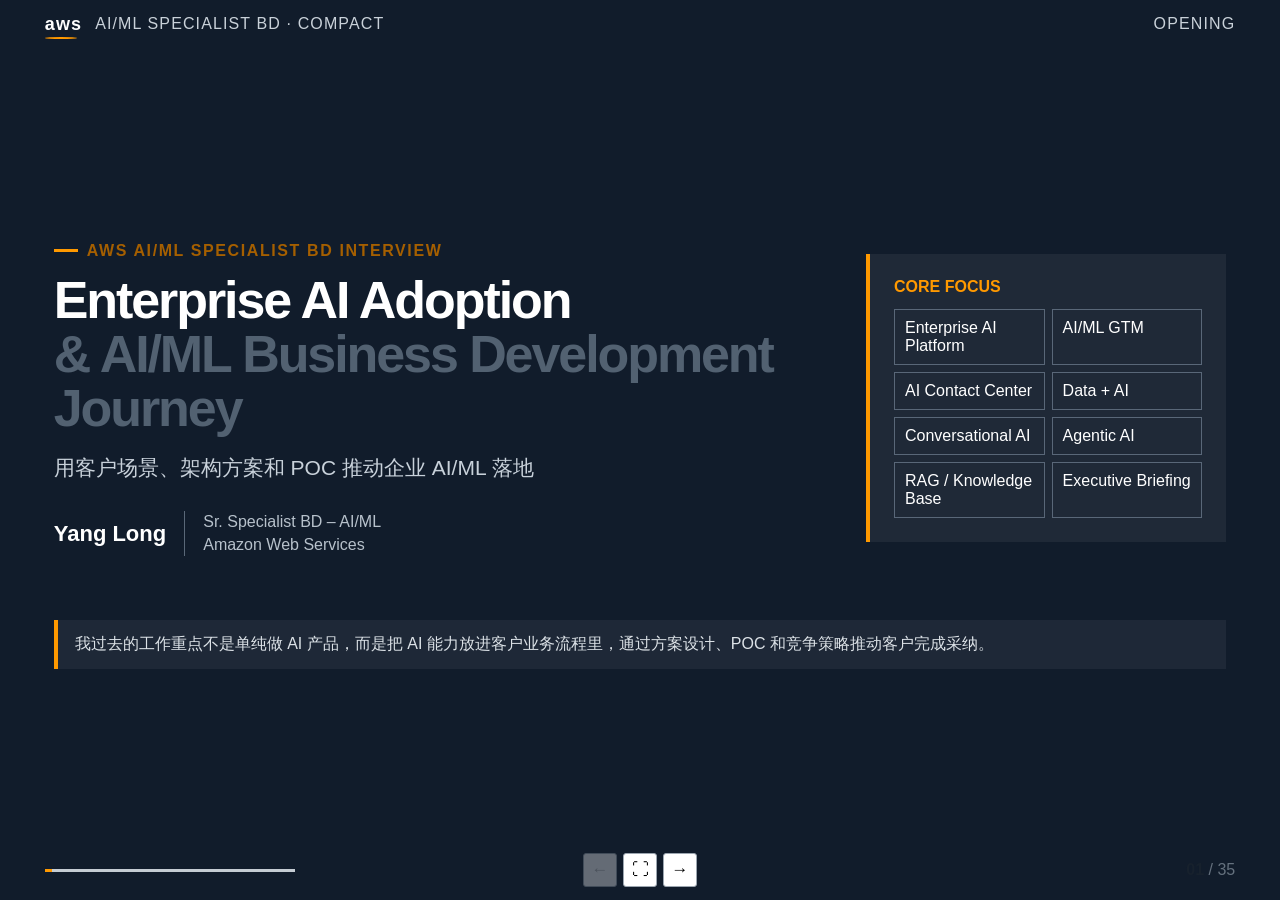
<file: presentation/aws-ai-ml-specialist-bd/html-deck-compact/index.html>
<!doctype html>
<html lang="zh-CN">
<head>
  <meta charset="utf-8">
  <meta name="viewport" content="width=device-width,initial-scale=1">
  <meta name="theme-color" content="#111c2b">
  <meta name="description" content="AWS AI/ML Specialist BD compact interview presentation">
  <title>AWS AI/ML Specialist BD | Compact Deck</title>
  <link rel="stylesheet" href="styles.css">
</head>
<body>
<main class="deck" aria-label="AWS AI/ML Specialist BD compact presentation">
<header class="topbar"><div class="brand"><b>aws</b><span>AI/ML SPECIALIST BD · COMPACT</span></div><span id="section">OPENING</span></header>
<div class="slides">
<section class="slide cover active" data-section="Opening"><div class="content cover-layout"><div><p class="kicker">AWS AI/ML SPECIALIST BD INTERVIEW</p><h1>Enterprise AI Adoption<br><span>& AI/ML Business Development Journey</span></h1><p class="subtitle">用客户场景、架构方案和 POC 推动企业 AI/ML 落地</p><div class="person"><strong>Yang Long</strong><span>Sr. Specialist BD – AI/ML<br>Amazon Web Services</span></div></div><div class="panel"><b>CORE FOCUS</b><div class="tag-grid"><span>Enterprise AI Platform</span><span>AI/ML GTM</span><span>AI Contact Center</span><span>Data + AI</span><span>Conversational AI</span><span>Agentic AI</span><span>RAG / Knowledge Base</span><span>Executive Briefing</span></div></div><p class="message">我过去的工作重点不是单纯做 AI 产品，而是把 AI 能力放进客户业务流程里，通过方案设计、POC 和竞争策略推动客户完成采纳。</p></div></section>

<section class="slide" data-section="Opening"><div class="content"><p class="kicker">WHY I FIT</p><h2>把客户问题变成可落地的 AI/ML 项目</h2><div class="fit-grid"><div class="fit-core"><b>AI/ML<br>Specialist BD</b><span>Pilot → Production</span></div><article><h3>客户业务</h3><p>需求分析与价值判断</p></article><article><h3>AI/ML 产品</h3><p>产品与研发管理经验</p></article><article><h3>企业 IT</h3><p>长期服务大型企业</p></article><article><h3>GTM</h3><p>竞品、趋势与售前策略</p></article></div><div class="metrics"><span><b>50+</b> Enterprise AI projects</span><span><b>C-level</b> Executive communication</span><span><b>End-to-end</b> Product + BD + Delivery</span></div><p class="callout">我既能与客户高管讨论业务价值，也能与技术团队讨论架构、数据、模型和落地风险。</p></div></section>

<section class="slide" data-section="Opening"><div class="content"><p class="kicker">CAPABILITY MAPPING</p><h2>AWS 岗位要求与相关经验</h2><table><thead><tr><th>AWS Requirement</th><th>Relevant Experience</th></tr></thead><tbody><tr><td>Drive AI Adoption</td><td>50+ enterprise AI projects</td></tr><tr><td>Senior Customer Engagement</td><td>Architecture workshop / Executive communication</td></tr><tr><td>AI/ML GTM</td><td>Competitive strategy vs IBM / Azure / Alibaba / Sensors Data</td></tr><tr><td>Enterprise AI Platform</td><td>BotFactory / AI Hub / Conversational AI Platform</td></tr><tr><td>AI Modernization</td><td>SageMaker / RAG / Agentic AI / Workflow</td></tr><tr><td>Cross-functional Collaboration</td><td>Product + BD + Delivery + Partner coordination</td></tr></tbody></table></div></section>

<section class="slide divider" data-section="Emotibot"><div class="content"><p class="kicker">01 · EMOTIBOT</p><h2>Enterprise AI Platform<br>& AI Contact Center</h2><p>Product Director / AICC & Voice AI Solutions</p><div class="tags"><span>BotFactory</span><span>Voice AI</span><span>AICC</span><span>Private Deployment</span></div></div></section>

<section class="slide" data-section="Emotibot"><div class="content"><p class="kicker">PORTFOLIO & CAPABILITIES</p><h2>从算法能力到企业 AI 平台</h2><div class="columns"><div><h3>产品与方案</h3><div class="stack"><article><b>BotFactory Platform</b><span>训练平台 + Agent 平台</span></article><article><b>AI Contact Center</b><span>外呼、坐席助手、陪练、质检</span></article><article><b>Voice Assistant</b><span>面向客户的定制应用</span></article><article><b>Deployment</b><span>SaaS + Private Deployment</span></article></div></div><div><h3>Core Capabilities</h3><div class="cards compact"><article>FAQ Engine</article><article>Task Engine</article><article>Intent / NER</article><article>Emotion</article><article>Knowledge Graph</article><article>Voice Skill</article><article>Long-text Understanding</article><article>Human in the loop</article></div><p class="note">服务银行、保险、手机、汽车、互联网和 IT 管理等 KA 行业。</p></div></div></div></section>

<section class="slide" data-section="Emotibot"><div class="content"><p class="kicker">BOTFACTORY ARCHITECTURE</p><h2>统一接入知识、任务和企业系统</h2><div class="architecture"><div class="layer"><small>USER / CHANNEL LAYER</small><div class="nodes"><span>Web</span><span>Voice</span><span>Mobile</span><span>WeChat</span></div></div><i>↓</i><div class="layer focus"><small>BOTFACTORY AI PLATFORM</small><div class="nodes three"><span>Orchestrator</span><span>FAQ Engine</span><span>Task Engine</span><span>Entity Extraction</span><span>Knowledge Graph</span><span>Human in the loop</span></div></div><i>↓</i><div class="layer"><small>ENTERPRISE SYSTEMS</small><div class="nodes"><span>HR</span><span>ITSM</span><span>CRM</span><span>ERP</span></div></div></div></div></section>

<section class="slide" data-section="Emotibot"><div class="content"><p class="kicker">CUSTOMER CASE · 某为</p><h2>用现场 POC 证明平台能力</h2><div class="star"><article><b>S</b><h3>Situation</h3><p>客户 IT 流程部门考察多家供应商，关注私有部署、持续运营、FAQ / NER 准确率和二次开发。</p></article><article><b>T</b><h3>Task</h3><p>建立可复用平台，覆盖 IT、财务、行政、人事、销售和客服。</p></article><article><b>A</b><h3>Action</h3><p>现场部署 BotFactory，培训语料扩写，设计复杂 Task 与实体抽取，并接入内部系统。</p></article><article class="result"><b>R</b><h3>Result</h3><p>年订阅制；持续运营 <strong>2.5 年</strong>；扩展 <strong>200+ 内部 Bot</strong>；持续内部推荐。</p></article></div><div class="result-row"><span>帮助公司获得客户 B 轮领投</span><span>iFlytek</span><span>Alibaba Cloud XiaoMi</span><span>Azure Bot Service</span></div></div></section>

<section class="slide" data-section="Emotibot"><div class="content"><p class="kicker">CASE DETAIL</p><h2>平台要求、现场执行与竞争策略</h2><div class="columns"><article class="box"><h3>Platform Requirements</h3><div class="cards compact"><span>Private Deployment</span><span>多业务部门</span><span>多算法统一接入</span><span>快速 POC</span><span>客户自主配置</span><span>准确率量化</span></div></article><article class="box"><h3>Onsite Actions</h3><ol><li>私有部署完整 BotFactory</li><li>培训客户扩写语料</li><li>设计报销、会议预约等 Task</li><li>指导调用外部系统数据</li></ol><p class="callout">POC 后可上线查工资、查报销和预约会议室。</p></article></div><div class="strategy"><b>竞争重点</b><span>中文 NLP</span><span>多轮定制</span><span>私有部署</span><span>交付周期</span><span>量化准确率</span></div></div></section>

<section class="slide" data-section="Emotibot"><div class="content"><p class="kicker">EMOTIBOT AICC · PART 1</p><h2>Task-oriented Voicebot 与 Agent Assist</h2><div class="columns"><article class="box"><h3>Voicebot</h3><div class="cards compact"><span>outbound campaign</span><span>inbound customer service</span><span>intent routing</span><span>FAQ automation</span><span>workflow interaction</span><span>电销 / 回访 / 催收</span></div></article><article class="box"><h3>Agent Assist</h3><div class="cards compact"><span>real-time speech-to-text</span><span>answer recommendation</span><span>dialogue tagging</span><span>compliance checking</span><span>call summarization</span><span>响应 / 一致性 / 培训 / 质量</span></div></article></div></div></section>

<section class="slide" data-section="Emotibot"><div class="content"><p class="kicker">EMOTIBOT AICC · PART 2</p><h2>Quality Inspection、Coaching 与 AWS Opportunity</h2><div class="three-cols"><article class="box"><h3>AI Quality Inspection</h3><div class="cards compact"><span>compliance violation</span><span>sensitive phrase</span><span>workflow compliance</span><span>conversation scoring</span><span>risk identification</span></div></article><article class="box"><h3>AI Coaching</h3><div class="cards compact"><span>customer simulation</span><span>objection practice</span><span>process evaluation</span><span>capability scoring</span><span>training assessment</span></div></article><article class="box accent"><h3>AWS Opportunity</h3><div class="cards compact"><span>Amazon Bedrock</span><span>Real-time Agent Assist</span><span>Multi-model Routing</span><span>Knowledge-driven CC</span><span>AI-native Platform</span></div></article></div></div></section>

<section class="slide" data-section="Emotibot"><div class="content"><p class="kicker">AWS AI CONTACT CENTER</p><h2>Architecture</h2><div class="flow"><div class="flow-node"><small>USER / CHANNEL</small><b>Voice · Chat</b></div><i>→</i><div class="flow-node aws"><small>CONTACT CENTER</small><b>Amazon Connect</b></div><i>→</i><div class="flow-node wide"><small>REAL-TIME AI</small><div class="nodes"><span>Amazon Transcribe<br>ASR</span><span>Bedrock Agent<br>Reason + Act</span><span>Amazon Polly<br>TTS</span></div></div><i>→</i><div class="flow-node"><small>KNOWLEDGE</small><b>Knowledge Bases</b><p>Amazon OpenSearch</p></div></div><div class="band"><b>WORKFLOW / SYSTEMS</b><span>Lambda</span><span>API Gateway</span><span>CRM</span><span>ERP</span><span>Ticket</span><span>Order</span></div><div class="mapping"><span><b>Monitoring</b> CloudWatch</span><span><b>Integration</b> Lambda / API Gateway</span><span><b>Vector Search</b> OpenSearch</span></div></div></section>

<section class="slide" data-section="Emotibot"><div class="content"><p class="kicker">AGENTIC MODERNIZATION</p><h2>从 Bot Platform 到 Agentic AI Platform</h2><div class="before-after"><article><small>CURRENT LIMITS</small><h3>四个问题</h3><ul><li>Workflow 开发成本高，Tool Calling 不灵活</li><li>Intent 接近 500 后准确率下降</li><li>QA 依赖预设答案</li><li>缺少计划、执行、检查和回复框架</li></ul></article><i>→</i><article class="accent"><small>URGENT NEEDS</small><h3>三个升级方向</h3><ol><li>Chatbot → AI Agent</li><li>单场景 → 统一平台</li><li>Demo → Production</li></ol></article></div></div></section>

<section class="slide" data-section="Emotibot"><div class="content"><p class="kicker">PROPOSED AGENTIC AI PLATFORM</p><h2>AWS Architecture & Business Value</h2><div class="architecture compact-arch"><div class="layer"><small>USER / CHANNEL</small><div class="nodes"><span>Enterprise Users</span><span>Web / App</span><span>Amazon Connect</span></div></div><i>↓</i><div class="layer focus"><small>AGENT LAYER</small><h3>Amazon Bedrock AgentCore</h3><div class="nodes"><span>Memory</span><span>Workflow</span><span>Tool Use</span><span>Evaluation</span></div></div><i>↓</i><div class="split"><div class="layer"><small>KNOWLEDGE</small><b>Knowledge Bases</b><p>Amazon OpenSearch</p></div><div class="layer"><small>ENTERPRISE SYSTEMS</small><div class="nodes"><span>ITSM</span><span>HR</span><span>ERP</span><span>CRM</span></div></div></div></div><div class="value-row"><span>真实流程</span><span>降低重复场景开发成本</span><span>Pilot → Production</span><span>跨部门扩展</span><span>治理与安全边界</span></div></div></section>

<section class="slide" data-section="Convertlab"><div class="content"><p class="kicker">02 · CONVERTLAB / AI HUB PLATFORM</p><h2>把客户数据转成预测和营销动作</h2><p class="role-line">Product Director / AI Hub · CDP + AI · Industry based FeatureStore · Predictive AI · Precision Marketing</p><div class="flow simple"><div class="flow-node"><small>DATA SOURCES</small><b>App · CRM · CDP · Ads</b></div><i>→</i><div class="flow-node aws"><small>FEATURE LAYER</small><b>Feature Engineering</b></div><i>→</i><div class="flow-node wide"><small>PREDICTION MODELS</small><div class="nodes"><span>Purchase Intent</span><span>Churn</span><span>Segmentation</span><span>Campaign Optimization</span></div></div><i>→</i><div class="flow-node"><small>ACTIVATION</small><b>Dashboard</b><p>Campaign Engine</p></div></div><div class="mapping"><span>Customer Segmentation</span><span>Campaign Optimization</span><span>AWS SageMaker</span><span>Industry Feature Store</span></div></div></section>

<section class="slide" data-section="Convertlab"><div class="content"><p class="kicker">CUSTOMER CASE · 某迪 CIE</p><h2>从 CDP 走向 Predictive AI</h2><div class="star"><article><b>S</b><h3>Situation</h3><p>已有 App、会员、交易、Campaign 数据和 CDP，营销效果进入瓶颈。</p></article><article><b>T</b><h3>Task</h3><p>预测购买、流失、折扣敏感度、人群匹配，并监控营销效果。</p></article><article><b>A</b><h3>Action</h3><p>负责需求、流程、Dashboard、Feature List 和 POC；协同数据科学团队。</p></article><article class="result"><b>R</b><h3>Result</h3><p>Campaign 转化率提升约 <strong>11%</strong>，形成零售 AI 场景模板。</p></article></div><div class="strategy"><b>竞争策略</b><span>不比“谁的数据更多”</span><strong>谁能把数据变成预测能力</strong><span>vs. Sensors Data</span></div></div></section>

<section class="slide" data-section="Convertlab"><div class="content"><p class="kicker">CIE DETAIL</p><h2>数据输入、预测任务与执行动作</h2><div class="three-cols"><article class="box"><h3>Existing Data</h3><div class="cards compact"><span>App 行为</span><span>会员</span><span>交易</span><span>Campaign</span><span>CDP</span></div></article><article class="box"><h3>Prediction Tasks</h3><div class="cards compact"><span>购买可能性</span><span>流失风险</span><span>折扣敏感度</span><span>人群匹配</span><span>效果监控</span></div></article><article class="box"><h3>My Actions</h3><div class="cards compact"><span>需求与流程</span><span>Dashboard</span><span>Feature List</span><span>POC 场景</span><span>数据科学协同</span></div><p>SageMaker Training + Feature Pipeline</p></article></div></div></section>

<section class="slide" data-section="Convertlab"><div class="content"><p class="kicker">AI-ASSISTED WORKFLOW</p><h2>三个现代化方向</h2><div class="three-cols"><article class="box"><span>01</span><h3>Data Workflow</h3><p>根据字段说明生成 mapping、transformation logic、SQL / ETL code，并识别字段关系。</p><b>人工 ETL → AI-assisted</b></article><article class="box"><span>02</span><h3>Journey Orchestration</h3><p>根据自然语言生成 Campaign、推荐 Audience Segment，并生成 Workflow Logic。</p><b>人工配置 → AI-assisted</b></article><article class="box"><span>03</span><h3>Real-time Prediction</h3><p>实时预测用户行为，动态调整推荐和优惠，并触发 Engagement。</p><b>历史分析 → 实时决策</b></article></div></div></section>

<section class="slide" data-section="Convertlab"><div class="content"><p class="kicker">REAL-TIME AI MARKETING</p><h2>AWS Architecture</h2><div class="marketing"><div class="agent-zone"><small>AI-ASSISTED DESIGN</small><div class="flow-node"><b>Business User</b><p>Natural Language Requirement</p></div><i>↓</i><div class="flow-node aws"><b>Amazon Bedrock Agent</b><div class="nodes"><span>ELT Code</span><span>Campaign Workflow</span><span>Validation</span></div></div></div><i>→</i><div class="data-zone"><small>DATA + ML PIPELINE</small><div class="pipeline"><span>Kinesis</span><i>→</i><span>S3</span><i>→</i><span>Glue</span><i>→</i><span>Feature Store</span><i>→</i><span>Training</span><i>→</i><span>Real-time Inference</span></div></div></div><div class="band"><b>METADATA / SCHEMA / RULE REPOSITORY</b><span>ELT Rules</span><span>Campaign Goals</span><span>Journey Rules</span></div><div class="band"><b>ACTIVATION</b><span>AI-assisted Journey</span><span>Campaign</span><span>Recommendation</span><span>Engagement</span></div></div></section>

<section class="slide" data-section="Convertlab"><div class="content"><p class="kicker">AWS SERVICE MAPPING</p><h2>Data、ML、Prediction 与 Experience</h2><div class="service-grid"><article><b>Streaming Data</b><span>Amazon Kinesis</span></article><article><b>Data Lake</b><span>Amazon S3</span></article><article><b>ETL</b><span>AWS Glue</span></article><article><b>Feature Management</b><span>SageMaker Feature Store</span></article><article><b>Model Training</b><span>SageMaker Training Pipeline</span></article><article><b>Real-time Prediction</b><span>SageMaker Real-time Inference</span></article><article><b>Dashboard</b><span>Amazon QuickSight</span></article><article><b>GenAI Assistant</b><span>Amazon Bedrock</span></article></div><div class="path"><span>Manual Workflow</span><i>→</i><span>AI-assisted Data</span><i>→</i><span>Real-time Decision</span><i>→</i><strong>AI-assisted Campaign Journey</strong></div></div></section>

<section class="slide divider" data-section="XiaoIce"><div class="content"><p class="kicker">03 · XIAOICE</p><h2>Conversational AI<br>& Brand Experience</h2><p>Director of Products & Solutions</p><div class="tags"><span>Virtual Human</span><span>Voice Clone</span><span>Multi-turn Dialogue</span><span>Brand Content</span></div></div></section>

<section class="slide" data-section="XiaoIce"><div class="content"><p class="kicker">PRODUCT & ARCHITECTURE</p><h2>数字人、品牌声音与 Conversational AI</h2><div class="columns"><div><div class="stack"><article><b>Virtual Human</b><span>短视频、24 小时直播、品牌宣传</span></article><article><b>Multi-turn Dialogue</b><span>Context Memory</span></article><article><b>Knowledge Q&A</b><span>业务知识回答</span></article><article><b>Emotional Interaction</b><span>Emotion Detection</span></article><article><b>TTS / Brand Voice</b><span>品牌声音一致性</span></article><article><b>Intelligent Customer Service</b><span>服务场景</span></article></div></div><div class="architecture mini"><div class="layer">Users</div><i>↓</i><div class="layer">Voice / Chat / Avatar</div><i>↓</i><div class="layer focus">Dialogue Management<br><small>Intent Recognition · Context Memory · Emotion Detection · Multi-turn</small></div><i>↓</i><div class="layer">Knowledge Base / FAQ / CRM</div><i>↓</i><div class="layer">TTS / Virtual Human Rendering</div></div></div></div></section>

<section class="slide" data-section="XiaoIce"><div class="content"><p class="kicker">CUSTOMER CASE · FLORASIS</p><h2>用 Voice Clone 和 Virtual Human 验证品牌互动</h2><div class="star"><article><b>S</b><h3>Situation</h3><p>传统广告和宣传视频成本高、周期长，希望探索直播、电商和社交媒体互动。</p></article><article><b>T</b><h3>Task</h3><p>负责需求、方案、Demo、虚拟形象、AI Voice Clone、脚本和跨团队协同。</p></article><article><b>A</b><h3>Action</h3><p>验证声音相似度、情绪表达、中文自然度；设计形象、对话、更多更自然的动作和品牌风格。</p></article><article class="result"><b>R</b><h3>Result</h3><p>完成 Demo 与方案展示，验证 AI 品牌互动方向并积累交付经验。</p></article></div></div></section>

<section class="slide" data-section="XiaoIce"><div class="content"><p class="kicker">FLORASIS DETAIL</p><h2>客户关注点、职责与项目结果</h2><div class="columns"><article class="box"><h3>Customer Focus</h3><div class="cards compact"><span>品牌声音一致性</span><span>年轻互动形式</span><span>虚拟形象展示</span><span>降低视频成本</span><span>提高内容频率</span></div><h3>Voice Clone</h3><p>声音相似度、情绪表达、中文语气自然度、品牌风格一致性。</p></article><article class="box"><h3>My Responsibility</h3><div class="cards compact"><span>需求沟通</span><span>方案与 Demo</span><span>虚拟形象方向</span><span>Voice Clone 展示</span><span>脚本与体验</span><span>算法 / 交付协同</span></div><h3>Virtual Human</h3><p>形象、对话、展示动作和品牌适配。</p></article></div><div class="result-row"><span>完成 Demo</span><span>验证品牌互动</span><span>积累 Voice Clone</span><span>支持 AI Engagement</span></div></div></section>

<section class="slide" data-section="XiaoIce"><div class="content"><p class="kicker">AGENTIC CONTENT WORKFLOW</p><h2>从人工交接到 Multi-tool Orchestration</h2><div class="before-after"><article><small>PAST</small><h3>五个团队顺序交接</h3><p>文案 → 视频 → 配音 → 运营 → 外包剪辑</p><p>单次制作、人工流程、多工具协作。</p></article><i>→</i><article class="accent"><small>NOW</small><h3>Agentic Workflow</h3><p>脚本、分镜、配音、数字人视频、审核与多渠道发布。</p><p>更低成本、更快速度、多平台复用、更高频产出。</p></article></div><div class="value-row"><span>Voice Clone</span><span>Avatar</span><span>Video Rendering</span><span>Image Generation</span><span>Subtitle</span></div></div></section>

<section class="slide" data-section="XiaoIce"><div class="content"><p class="kicker">AGENTIC CONTENT ARCHITECTURE</p><h2>AWS Rebuild</h2><div class="architecture compact-arch"><div class="layer"><small>USER / REQUEST</small><div class="nodes"><span>Marketing Team</span><span>Natural Language Campaign Request</span></div></div><i>↓</i><div class="layer focus"><small>AGENT / WORKFLOW</small><b>Amazon Bedrock Agent</b><div class="nodes"><span>Script</span><span>Storyboard</span><span>Review</span><span>Publishing</span></div></div><i>↓</i><div class="layer"><small>TOOL ORCHESTRATION</small><div class="nodes"><span>Voice Clone</span><span>Avatar</span><span>Video</span><span>Subtitle</span></div></div><i>↓</i><div class="layer"><small>KNOWLEDGE / ASSET</small><div class="nodes"><span>Knowledge Bases</span><span>S3</span><span>OpenSearch</span><span>Metadata</span></div></div></div></div></section>

<section class="slide" data-section="XiaoIce"><div class="content"><p class="kicker">AWS MAPPING & VALUE</p><h2>AI Content Orchestration Platform</h2><div class="service-grid"><article><b>Agent Workflow</b><span>Bedrock Agents</span></article><article><b>Orchestration</b><span>AgentCore / Step Functions</span></article><article><b>Knowledge</b><span>Knowledge Bases</span></article><article><b>Assets</b><span>Amazon S3</span></article><article><b>Search</b><span>OpenSearch</span></article><article><b>Integration</b><span>Lambda / API Gateway</span></article><article><b>Operations</b><span>CloudWatch</span></article><article><b>Governance</b><span>IAM / Guardrails</span></article></div><div class="mapping"><span>Multi-model Strategy</span><span>Scalable Pipeline</span><span>降低内容成本</span><span>AI-native Content Operation</span></div></div></section>

<section class="slide divider light" data-section="Knowledge System"><div class="content"><p class="kicker">04 · KNOWLEDGE SYSTEM POC</p><h2>Product Design<br>+ Technical Architecture</h2><p>Limited-domain AI Knowledge System · AWS Singapore</p><div class="tags"><span>Lecture + Socratic</span><span>Validator Routing</span><span>Knowledge Boundary</span><span>Evaluation-first</span></div></div></section>

<section class="slide" data-section="Knowledge System"><div class="content"><p class="kicker">INTERACTION DESIGN</p><h2>系统判断应该如何教学</h2><div class="routing"><div class="route-node"><small>USER QUESTION</small><b>问题与背景</b></div><i>↓</i><div class="route-node aws"><small>VALIDATOR MODEL</small><b>Question type · Mode · Boundary · Scope</b></div><i>↙　　　　　　　　　　　↘</i><div class="columns"><article class="box"><h3>Lecture Mode</h3><p>structured explanation、terminology clarification、historical context</p></article><article class="box"><h3>Socratic Mode</h3><p>guided questions、reflection、misconception correction</p></article></div></div><p class="callout">Validator-based Routing 决定 interaction workflow，并控制 refusal boundary。</p></div></section>

<section class="slide" data-section="Knowledge System"><div class="content"><p class="kicker">TECHNICAL ARCHITECTURE</p><h2>Knowledge System POC @ ap-southeast-1</h2><div class="knowledge"><div class="route-node">Local Dev<br><small>build · test · eval</small></div><i>↓</i><div class="route-node aws">PoC App @ AWS SG<br><small>frontend · API · session routing</small></div><i>↙　　　　　　　　　↘</i><div class="columns"><div class="route-node">Knowledge Layer<br><small>corpus · concept cards · source boundary</small></div><div class="route-node">Validator Layer<br><small>mode routing · refusal boundary</small></div></div><i>↓</i><div class="route-node">OpenRouter · LLM / SLM Gateway<br><small>model switching · benchmark comparison · low overhead</small></div><i>↓</i><div class="nodes three"><span>Lecture Model</span><span>Socratic Model</span><span>Refusal Workflow</span></div><i>↓</i><div class="route-node">Evaluation Pipeline<br><small>quality · pedagogy · logs</small></div></div></div></section>

<section class="slide" data-section="Knowledge System"><div class="content"><p class="kicker">OPERATIONS, GOVERNANCE & VALUE</p><h2>让知识系统可维护、可评估、可治理</h2><div class="three-cols"><article class="box"><h3>Zero-barrier Operations</h3><p>non-technical knowledge ingestion workflow</p><p>SME 维护 lecture、Socratic questions、terminology、refusal boundary 和 examples。</p></article><article class="box"><h3>Boundary & Evaluation</h3><p>in-scope / indirect / out-of-scope；literary analysis、modern reinterpretation、IELTS tactics、essay request。</p><p>correctness、pedagogy、mode fit、evidence、academic rigor、boundary control。</p></article><article class="box accent"><h3>AWS Opportunity</h3><p>Bedrock / Agents / Knowledge Bases / OpenSearch / Step Functions / CloudWatch。</p><p>AWS 的价值是可评估、可运营、可治理的 AI Workflow。</p></article></div><div class="value-row"><span>降低维护成本</span><span>SME 持续运营</span><span>提升 interaction quality</span><span>domain-specific deployment</span><span>future AI-native education</span></div></div></section>

<section class="slide" data-section="Labubu Hunter"><div class="content"><p class="kicker">05 · LABUBU HUNTER / SCENARIO, SPEC & SAFETY</p><h2>先定义责任，再生成复杂应用</h2><p class="role-line">Spec-driven Multi-Agent Application · Multi-source Events · Agent Decision · Browser Assist · Human Confirmation</p><div class="columns"><article class="box"><h3>Why This Scenario</h3><div class="cards compact"><span>多平台数据源</span><span>高频状态变化</span><span>社媒信号判断</span><span>用户偏好配置</span><span>AI 决策</span><span>浏览器辅助</span><span>通知</span><span>Human-in-the-loop</span></div></article><article class="box"><h3>Agent Responsibility</h3><div class="cards compact"><span>SchedulerAgent</span><span>StockAgent</span><span>SocialIntelligenceAgent</span><span>DecisionAgent</span><span>BrowserAgent</span><span>NotificationAgent</span></div><h3>Safety</h3><p>允许打开页面、选 SKU、加入购物车；禁止 automatic payment、captcha bypass、account abuse。最终付款由用户确认。</p></article></div><div class="mapping"><span>EventBridge / SQS</span><span>Step Functions</span><span>DynamoDB</span><span>Guardrails / IAM / CloudWatch</span><span>SNS / SES</span></div></div></section>

<section class="slide" data-section="Labubu Hunter"><div class="content"><p class="kicker">DASHBOARD & MULTI-AGENT WORKFLOW</p><h2>七个面板和事件驱动协作</h2><div class="columns"><div class="dashboard"><article><b>Restock Feed</b><span>每 3 秒推送</span></article><article><b>Stock Monitor</b><span>多平台库存</span></article><article><b>Social Intel</b><span>信号与置信度</span></article><article><b>AI Decisions</b><span>Attempt / Watch / Skip</span></article><article><b>Auto Assist</b><span>浏览器任务</span></article><article><b>Watchlist</b><span>关键词 / 地区 / 价格</span></article><article><b>Alerts</b><span>多渠道通知</span></article></div><div class="multi-agent"><div class="agent primary">SchedulerAgent</div><i>↓</i><div class="agent-row"><div class="agent">StockAgent</div><div class="agent">Social Intelligence</div><div class="agent">DecisionAgent</div></div><div class="event">JSON Event · EventBridge / SQS · DynamoDB</div><div class="agent-row"><div class="agent">BrowserAgent</div><div class="agent">NotificationAgent</div><div class="agent human">Manual Checkout</div></div></div></div></div></section>

<section class="slide" data-section="Labubu Hunter"><div class="content"><p class="kicker">TECHNICAL DESIGN & SPEC QUALITY</p><h2>分层架构、责任表和 AI Coding 边界</h2><div class="columns"><div class="tree"><article><b>backend/</b><span>index.js</span><span>core/eventBus.js</span><span>core/logger.js</span><span>db/database.js</span><span>routes/api.js</span></article><article><b>agents/</b><span>Base / Scheduler / Stock / SocialIntelligence / Decision / Browser / Notification</span></article><article><b>frontend/</b><span>index.html · Dashboard · WebSocket</span></article></div><div><table class="small-table"><thead><tr><th>Agent</th><th>Responsibility</th></tr></thead><tbody><tr><td>Scheduler</td><td>polling 与优先级</td></tr><tr><td>Stock</td><td>多平台库存</td></tr><tr><td>Social</td><td>社媒信号</td></tr><tr><td>Decision</td><td>Attempt / Watch / Skip</td></tr><tr><td>Browser</td><td>浏览器辅助</td></tr><tr><td>Notification</td><td>多渠道通知</td></tr></tbody></table></div></div><p class="callout">清楚的 Spec 要定义模块边界、Agent 责任、Event Schema、UI、规则、安全约束和阶段优先级。</p></div></section>

<section class="slide" data-section="Labubu Hunter"><div class="content"><p class="kicker">WORKBUDDY, AWS & BUSINESS VALUE</p><h2>从 Demo 延展到企业 Agent Orchestration</h2><div class="columns"><article class="box"><h3>Why Tencent WorkBuddy</h3><div class="cards compact"><span>Frontend + Backend</span><span>WebSocket</span><span>SQLite</span><span>Multi-Agent Classes</span><span>Browser Automation</span><span>Dashboard</span><span>Rule Boundaries</span><span>Continuous Extension</span></div></article><article class="box accent"><h3>AWS as Agent Orchestration Layer</h3><div class="cards compact"><span>multi-agent coordination</span><span>event-driven workflow</span><span>AI decision routing</span><span>human-in-the-loop</span><span>scalable agent framework</span></div><h3>Enterprise Relevance</h3><p>supply chain monitoring、commerce intelligence、operational copilots、real-time event analysis。</p></article></div><div class="value-row"><span>库存监控</span><span>价格监控</span><span>供应链预警</span><span>舆情信号</span><span>机会发现</span><span>自动化运营助手</span></div></div></section>

<section class="slide closing" data-section="Closing"><div class="content"><p class="kicker">CLOSING</p><h2>把客户问题拆成可落地的 AI/ML 方案</h2><div class="closing-grid"><article><b>Enterprise AI Platform</b><span>Emotibot BotFactory / AICC</span></article><article><b>Data + AI / ML Adoption</b><span>Convertlab CIE / SageMaker</span></article><article><b>Agentic Workflow</b><span>Knowledge System / Labubu Hunter</span></article><article><b>AI Experience Layer</b><span>XiaoIce Florasis digital human</span></article></div><div class="path"><span>理解业务问题</span><i>→</i><span>定义 POC 标准</span><i>→</i><span>架构对齐路径</span><i>→</i><span>竞争策略支持决策</span><i>→</i><span>阶段路线降低风险</span><i>→</i><strong>Pilot 到 Production</strong></div><blockquote>I help enterprises move from isolated AI pilots to scalable AI platforms that deliver measurable business value.</blockquote></div></section>
</div>
<footer class="controls"><div class="progress"><i id="progress"></i></div><div class="nav"><button id="prev" aria-label="上一页">←</button><button id="fullscreen" aria-label="全屏">⛶</button><button id="next" aria-label="下一页">→</button></div><div class="count"><b id="current">01</b> / <span id="total">35</span></div></footer>
</main>
<script src="app.js"></script>
</body>
</html>
</file>
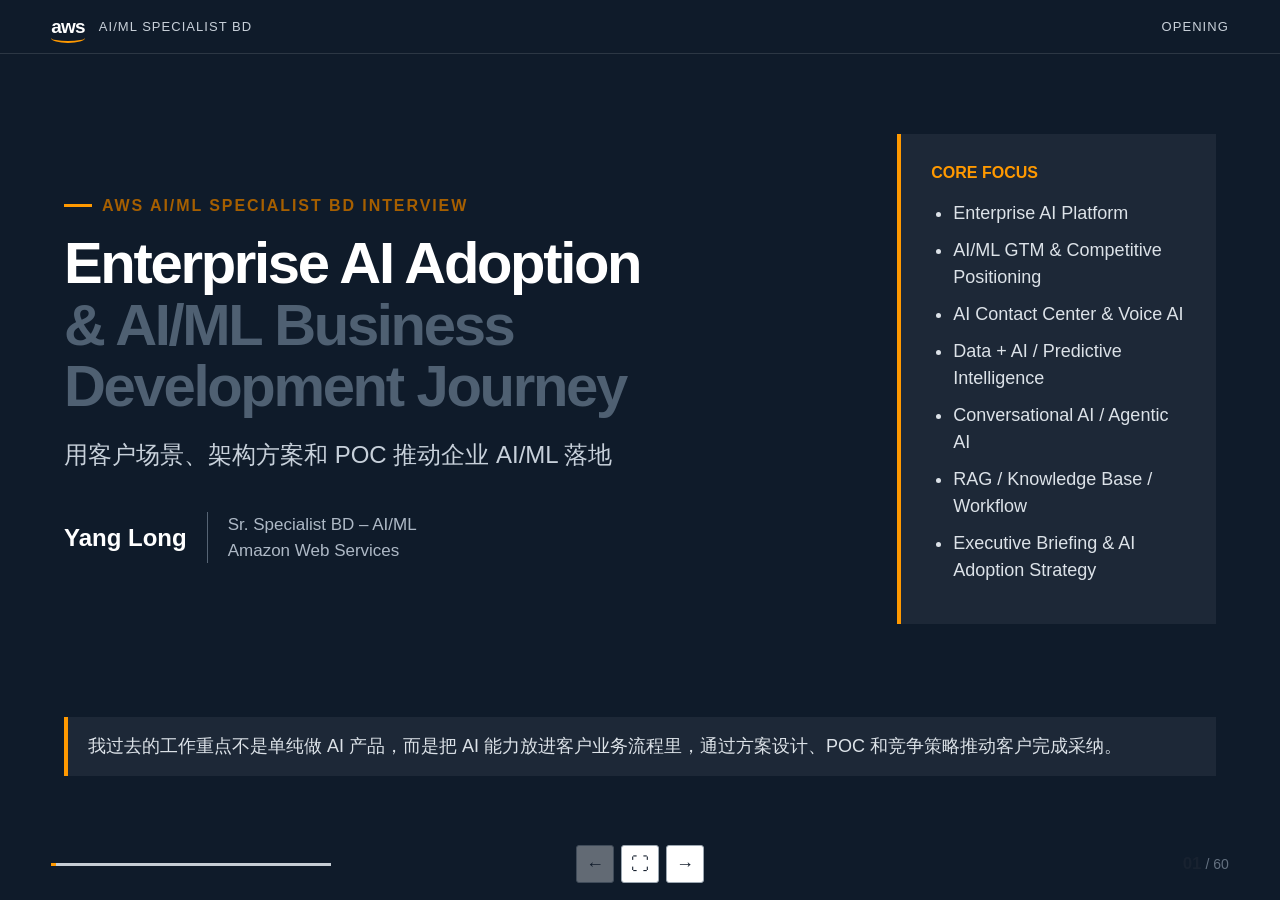
<file: presentation/aws-ai-ml-specialist-bd/html-deck/index.html>
<!doctype html>
<html lang="zh-CN">
<head>
  <meta charset="utf-8">
  <meta name="viewport" content="width=device-width,initial-scale=1">
  <meta name="theme-color" content="#0f1b2a">
  <meta name="description" content="AWS AI/ML Specialist BD interview presentation">
  <title>Enterprise AI Adoption | AWS AI/ML Specialist BD</title>
  <link rel="stylesheet" href="styles.css">
</head>
<body>
<main class="deck" id="deck" aria-label="AWS AI/ML Specialist BD interview presentation">
  <header class="topbar"><div class="aws-brand"><b>aws</b><span>AI/ML SPECIALIST BD</span></div><span id="sectionName">OPENING</span></header>
  <div class="slides" id="slides">
    <section class="slide cover active" data-section="Opening"><div class="content cover-grid"><div><p class="eyebrow">AWS AI/ML SPECIALIST BD INTERVIEW</p><h1>Enterprise AI Adoption<br><span>& AI/ML Business Development Journey</span></h1><h3>用客户场景、架构方案和 POC 推动企业 AI/ML 落地</h3><div class="person"><strong>Yang Long</strong><span>Sr. Specialist BD – AI/ML<br>Amazon Web Services</span></div></div><div class="focus-panel"><small>CORE FOCUS</small><ul><li>Enterprise AI Platform</li><li>AI/ML GTM & Competitive Positioning</li><li>AI Contact Center & Voice AI</li><li>Data + AI / Predictive Intelligence</li><li>Conversational AI / Agentic AI</li><li>RAG / Knowledge Base / Workflow</li><li>Executive Briefing & AI Adoption Strategy</li></ul></div><p class="cover-message">我过去的工作重点不是单纯做 AI 产品，而是把 AI 能力放进客户业务流程里，通过方案设计、POC 和竞争策略推动客户完成采纳。</p></div></section>

    <section class="slide" data-section="Opening"><div class="content"><p class="eyebrow">WHY I FIT</p><h2>这个岗位需要把业务、产品、架构和落地连在一起</h2><div class="capability-map"><div class="center-card"><strong>AI/ML<br>Specialist BD</strong><span>从 Pilot 到 Production</span></div><article><b>客户业务</b><p>需求分析与价值判断</p></article><article><b>AI/ML 产品</b><p>产品与研发管理经验</p></article><article><b>企业 IT</b><p>长期服务大型企业</p></article><article><b>GTM</b><p>竞品、趋势与售前策略</p></article></div><div class="evidence-row"><span><b>50+</b> Enterprise AI projects</span><span><b>C-level</b> Executive communication</span><span><b>End-to-end</b> Product + BD + Delivery</span></div><p class="takeaway">我既能与客户高管讨论业务价值，也能与技术团队讨论架构、数据、模型和落地风险。</p></div></section>

    <section class="slide" data-section="Opening"><div class="content"><p class="eyebrow">CAPABILITY MAPPING</p><h2>AWS 岗位要求与相关经验</h2><table class="data-table"><thead><tr><th>AWS Requirement</th><th>Relevant Experience</th></tr></thead><tbody><tr><td>Drive AI Adoption</td><td>50+ enterprise AI projects</td></tr><tr><td>Senior Customer Engagement</td><td>Architecture workshop / Executive communication</td></tr><tr><td>AI/ML GTM</td><td>Competitive strategy vs IBM / Azure / Alibaba / Sensors Data</td></tr><tr><td>Enterprise AI Platform</td><td>BotFactory / AI Hub / Conversational AI Platform</td></tr><tr><td>AI Modernization</td><td>SageMaker / RAG / Agentic AI / Workflow</td></tr><tr><td>Cross-functional Collaboration</td><td>Product + BD + Delivery + Partner coordination</td></tr></tbody></table></div></section>

    <section class="slide section-slide" data-section="Emotibot"><div class="content"><p class="eyebrow">01 · EMOTIBOT</p><h2>Enterprise AI Platform<br>& AI Contact Center</h2><p>Role · Product Director / AICC & Voice AI Solutions</p><div class="section-tags"><span>BotFactory</span><span>Voice AI</span><span>AICC</span><span>Private Deployment</span></div></div></section>

    <section class="slide" data-section="Emotibot"><div class="content"><p class="eyebrow">EMOTIBOT OVERVIEW</p><h2>从算法能力到可交付的企业 AI 平台</h2><div class="two-col"><div><h3>产品与方案</h3><div class="card-list"><article><b>BotFactory Platform</b><span>训练平台 + Agent 平台</span></article><article><b>AI Contact Center</b><span>外呼、坐席助手、陪练、质检</span></article><article><b>Voice Assistant</b><span>面向客户的定制应用</span></article><article><b>Deployment</b><span>SaaS + Private Deployment</span></article></div></div><div><h3>Core Capabilities</h3><div class="pill-grid"><span>FAQ Engine</span><span>Task Engine</span><span>Intent / NER</span><span>Emotion</span><span>Knowledge Graph</span><span>Voice Skill</span><span>Long-text Understanding</span><span>Human in the loop</span></div><p class="note">服务银行、保险、手机、汽车、互联网和 IT 管理等 KA 行业。</p></div></div></div></section>

    <section class="slide" data-section="Emotibot"><div class="content"><p class="eyebrow">ENTERPRISE AI PLATFORM ARCHITECTURE</p><h2>BotFactory：统一接入知识、任务和企业系统</h2><div class="architecture vertical-arch"><div class="layer"><small>USER / CHANNEL LAYER</small><div class="nodes"><div class="node">Web</div><div class="node">Voice</div><div class="node">Mobile</div><div class="node">WeChat</div></div></div><div class="down">↓</div><div class="layer featured"><small>BOTFACTORY AI PLATFORM</small><div class="nodes six"><div class="node">Orchestrator</div><div class="node">FAQ Engine</div><div class="node">Task Engine</div><div class="node">Entity Extraction</div><div class="node">Knowledge Graph</div><div class="node">Human in the loop</div></div></div><div class="down">↓</div><div class="layer"><small>ENTERPRISE SYSTEMS</small><div class="nodes"><div class="node">HR</div><div class="node">ITSM</div><div class="node">CRM</div><div class="node">ERP</div></div></div></div></div></section>

    <section class="slide" data-section="Emotibot"><div class="content"><p class="eyebrow">CUSTOMER CASE · 某为</p><h2>用现场 POC 证明平台能力</h2><div class="star-grid"><article><b>S</b><h3>Situation</h3><p>客户 IT 流程部门考察多家供应商，重点关注私有部署、持续运营、FAQ / NER 准确率和二次开发。</p></article><article><b>T</b><h3>Task</h3><p>目标不是单独做 Bot，而是建立可复用平台，覆盖 IT、财务、行政、人事、销售和客服。</p></article><article><b>A</b><h3>Action</h3><p>现场部署 BotFactory；培训语料扩写；设计报销、会议预约等复杂 Task；接入内部系统数据。</p></article><article class="result"><b>R</b><h3>Result</h3><p>成功拿下项目，采用年订阅制。客户持续运营 <strong>2.5 年</strong>，扩展 <strong>200+ 内部 Bot</strong>，并持续在内部推荐平台。</p></article></div><div class="result-strip"><span>年订阅制</span><span>持续运营 2.5 年</span><span>200+ 内部 Bot</span><span>帮助公司获得客户 B 轮领投</span></div><div class="compare"><span>iFlytek</span><span>Alibaba Cloud XiaoMi</span><span>Azure Bot Service</span><i>竞争重点</i><strong>中文 NLP · 多轮定制 · 私有部署 · 交付周期 · 量化准确率</strong></div></div></section>

    <section class="slide" data-section="Emotibot"><div class="content"><p class="eyebrow">CUSTOMER CASE · 某为 · PART 2</p><h2>平台要求</h2><article class="detail-card"><small>TASK / PLATFORM REQUIREMENTS</small><div class="feature-grid"><article><b>Private Deployment</b><p>支持年订阅制的私有部署。</p></article><article><b>多行业场景</b><p>IT、财务、行政、人事、销售和客服。</p></article><article><b>统一算法接入</b><p>QA、Intent、NER 等能力使用同一平台。</p></article><article><b>快速 POC</b><p>面向大客户现场快速验证。</p></article><article><b>客户自主配置</b><p>客户技术人员可以亲自配置和运营。</p></article><article><b>准确率要求</b><p>QA、Intent 和 NER 需要量化测试。</p></article></div></article></div></section>

    <section class="slide" data-section="Emotibot"><div class="content"><p class="eyebrow">CUSTOMER CASE · 某为 · PART 3</p><h2>现场执行</h2><article class="detail-card"><small>ACTION / ONSITE DELIVERY</small><ol><li>现场私有部署完整 BotFactory</li><li>培训客户扩写语料，提升模型精度</li><li>设计报销、会议预约等复杂 Task 与实体抽取</li><li>指导客户调用外部系统数据</li></ol><p class="callout">POC 完成后，客户已经可以上线查工资、查报销和预约会议室。</p></article></div></section>

    <section class="slide" data-section="Emotibot"><div class="content"><p class="eyebrow">EMOTIBOT AICC · PART 1</p><h2>Task-oriented Voicebot 与 Agent Assist</h2><div class="two-col"><article class="detail-card"><small>TASK-ORIENTED AI VOICEBOT</small><h3>支持的能力</h3><div class="pill-grid"><span>outbound campaign</span><span>inbound customer service</span><span>intent routing</span><span>FAQ automation</span><span>workflow interaction</span></div><h3 class="subhead">适用场景</h3><div class="pill-grid"><span>电销</span><span>回访</span><span>催收</span><span>客服热线</span><span>预约确认</span></div></article><article class="detail-card"><small>AGENT ASSIST</small><h3>实时辅助人工坐席</h3><div class="pill-grid"><span>real-time speech-to-text</span><span>answer recommendation</span><span>dialogue tagging</span><span>compliance checking</span><span>call summarization</span></div><h3 class="subhead">业务帮助</h3><div class="pill-grid"><span>缩短响应时间</span><span>提升坐席一致性</span><span>降低培训成本</span><span>提升客服质量</span></div></article></div></div></section>

    <section class="slide" data-section="Emotibot"><div class="content"><p class="eyebrow">EMOTIBOT AICC · PART 2</p><h2>AI Quality Inspection</h2><article class="detail-card"><small>事后全量 AI 质检</small><div class="feature-grid"><article><b>Compliance</b><p>compliance violation detection</p></article><article><b>Sensitive Phrase</b><p>sensitive phrase detection</p></article><article><b>Workflow</b><p>workflow compliance checking</p></article><article><b>Scoring</b><p>conversation scoring</p></article><article><b>Risk</b><p>risk identification</p></article></div><p class="callout">避免人工抽检导致的违规漏检。</p></article></div></section>

    <section class="slide" data-section="Emotibot"><div class="content"><p class="eyebrow">EMOTIBOT AICC · PART 3</p><h2>AI Coaching</h2><article class="detail-card"><small>坐席陪练与培训</small><div class="feature-grid"><article><b>Simulation</b><p>simulated customer conversation</p></article><article><b>Objection</b><p>objection handling practice</p></article><article><b>Process</b><p>process evaluation</p></article><article><b>Scoring</b><p>capability scoring</p></article><article><b>Assessment</b><p>training assessment</p></article></div><p class="callout">由 AI 判断坐席能力是否达到上线标准。</p></article></div></section>

    <section class="slide" data-section="Emotibot"><div class="content"><p class="eyebrow">AWS AI OPPORTUNITY</p><h2>重新设计为 AI-native Contact Center Platform</h2><div class="feature-grid"><article><b>Amazon Bedrock</b><p>统一 Foundation Model 与 Agent 能力。</p></article><article><b>Real-time Agent Assist</b><p>实时转写、答案推荐和 Knowledge Retrieval。</p></article><article><b>AI Quality Inspection</b><p>对全部对话做合规、风险和流程检查。</p></article><article><b>AI Coaching Workflow</b><p>模拟客户、评分并判断上线标准。</p></article><article><b>Multi-model Routing</b><p>按任务、成本与延迟选择模型。</p></article><article><b>Knowledge-driven Contact Center</b><p>用企业知识支持服务和坐席。</p></article></div><p class="takeaway">重点不是单点 Chatbot，而是 AI-native Contact Center Platform。</p></div></section>

    <section class="slide" data-section="Emotibot"><div class="content"><p class="eyebrow">AI CONTACT CENTER · PART 2</p><h2>AWS AI Contact Center Architecture</h2><div class="flow-arch"><div class="arch-box"><small>USER / CHANNEL</small><b>Voice · Chat</b></div><div class="arrow">→</div><div class="arch-box aws"><small>CONTACT CENTER</small><b>Amazon Connect</b></div><div class="arrow">→</div><div class="arch-box wide"><small>REAL-TIME AI</small><div class="mini-nodes"><span>Amazon Transcribe<br><em>ASR</em></span><span>Bedrock Agent<br><em>Reason + Act</em></span><span>Amazon Polly<br><em>TTS</em></span></div></div><div class="arrow">→</div><div class="arch-box"><small>KNOWLEDGE</small><b>Knowledge Bases</b><p>Amazon OpenSearch</p></div></div><div class="system-band"><small>WORKFLOW / ENTERPRISE SYSTEMS</small><span>AWS Lambda</span><span>API Gateway</span><span>CRM</span><span>ERP</span><span>Ticket</span><span>Order</span></div><div class="service-map"><span><b>Monitoring</b> CloudWatch</span><span><b>Integration</b> Lambda / API Gateway</span><span><b>Vector Search</b> OpenSearch</span></div></div></section>

    <section class="slide" data-section="Emotibot"><div class="content"><p class="eyebrow">AWS MODERNIZATION · PART 1</p><h2>从 Bot Platform 升级到 Agentic AI Platform</h2><div class="before-after"><div><small>TRADITIONAL BOT</small><h3>继续扩展时的限制</h3><ul><li>Workflow 开发成本高，Tool Calling 不灵活</li><li>Intent 超过约 500 后，小模型准确率下降</li><li>QA 依赖预设答案，无法即时生成</li><li>缺少任务计划、执行、检查和回复框架</li></ul></div><div class="shift">→</div><div class="after"><small>CURRENT NEED</small><h3>三个升级方向</h3><ol><li><b>Chatbot → AI Agent</b><span>调用工具，处理流程</span></li><li><b>单场景 → 统一平台</b><span>复用知识、权限和 Workflow</span></li><li><b>Demo → Production</b><span>治理、监控和持续优化</span></li></ol></div></div></div></section>

    <section class="slide" data-section="Emotibot"><div class="content"><p class="eyebrow">AWS MODERNIZATION · PART 2</p><h2>Proposed AWS Agentic AI Platform</h2><div class="architecture vertical-arch compact"><div class="layer"><small>USER / CHANNEL LAYER</small><div class="nodes"><div class="node">Enterprise Users</div><div class="node">Web / App</div><div class="node">Amazon Connect</div></div></div><div class="down">↓</div><div class="layer featured"><small>AGENT LAYER</small><h3>Amazon Bedrock AgentCore</h3><div class="nodes"><div class="node">Memory</div><div class="node">Workflow</div><div class="node">Tool Use</div><div class="node">Evaluation</div></div></div><div class="down">↓</div><div class="split-layers"><div class="layer"><small>KNOWLEDGE LAYER</small><h3>Knowledge Bases for Bedrock</h3><p>Amazon OpenSearch</p></div><div class="layer"><small>ENTERPRISE SYSTEMS</small><div class="nodes"><div class="node">ITSM</div><div class="node">HR</div><div class="node">ERP</div><div class="node">CRM</div></div></div></div></div><div class="path"><span>Workflow Bot</span><i>→</i><span>RAG Assistant</span><i>→</i><strong>AI Worker / AI Agent</strong></div></div></section>

    <section class="slide" data-section="Emotibot"><div class="content"><p class="eyebrow">AGENTIC AI PLATFORM · BUSINESS VALUE</p><h2>从统一平台进入真实业务流程</h2><div class="value-list"><article><b>01</b><span>让 AI 调用工具并处理真实业务流程</span></article><article><b>02</b><span>复用知识、权限与 Workflow，降低重复场景开发成本</span></article><article><b>03</b><span>提升从 Pilot 到 Production 的成功率</span></article><article><b>04</b><span>支持跨部门扩展</span></article><article><b>05</b><span>保留企业治理和安全边界</span></article></div></div></section>

    <section class="slide section-slide light" data-section="Convertlab"><div class="content"><p class="eyebrow">02 · CONVERTLAB</p><h2>Data + AI<br>& Predictive Intelligence</h2><p>Role · Product Director / AI Hub</p><p class="section-note">AI Hub：Industry based FeatureStore 和自动训练</p><div class="section-tags"><span>CDP + AI</span><span>Feature Engineering</span><span>Predictive AI</span><span>Precision Marketing</span></div></div></section>

    <section class="slide" data-section="Convertlab"><div class="content"><p class="eyebrow">AI HUB PLATFORM</p><h2>把客户数据转成预测和营销动作</h2><div class="flow-arch simple"><div class="arch-box"><small>DATA SOURCES</small><b>App · CRM · CDP · Ads</b></div><div class="arrow">→</div><div class="arch-box aws"><small>FEATURE LAYER</small><b>Feature Engineering</b></div><div class="arrow">→</div><div class="arch-box wide"><small>PREDICTION MODELS</small><div class="mini-nodes"><span>Purchase Intent</span><span>Churn Prediction</span><span>User Segmentation</span><span>Campaign Optimization</span></div></div><div class="arrow">→</div><div class="arch-box"><small>ACTIVATION</small><b>Dashboard</b><p>Campaign Engine</p></div></div><div class="cap-row"><span>Customer Segmentation</span><span>Campaign Optimization</span><span>AWS SageMaker</span><span>Industry Feature Store</span></div></div></section>

    <section class="slide" data-section="Convertlab"><div class="content"><p class="eyebrow">CUSTOMER CASE · 某迪 CIE</p><h2>问题不是有没有数据，而是能不能做预测</h2><div class="star-grid"><article><b>S</b><h3>Situation</h3><p>客户已有 App、会员、交易、Campaign 数据和 CDP，但营销效果进入瓶颈。</p></article><article><b>T</b><h3>Task</h3><p>预测购买、流失、折扣敏感度和合适 Campaign，并监控营销效果。</p></article><article><b>A</b><h3>Action</h3><p>负责需求、流程、Dashboard、特征列表和 POC；与数据科学团队协同，基于 SageMaker 构建模型与 Feature Pipeline。</p></article><article class="result"><b>R</b><h3>Result</h3><p>Campaign 转化率提升约 <strong>11%</strong>，客户从 CDP 走向 Predictive AI，并形成零售 AI 场景模板。</p></article></div><div class="reframe"><span>不再比较“谁的数据更多”</span><strong>竞争问题：谁能把数据变成预测能力</strong><em>vs. Sensors Data</em></div></div></section>

    <section class="slide" data-section="Convertlab"><div class="content"><p class="eyebrow">CIE CASE · INPUTS</p><h2>客户已有的数据基础</h2><div class="feature-grid"><article><b>App</b><p>App 行为数据</p></article><article><b>Member</b><p>会员数据</p></article><article><b>Transaction</b><p>交易数据</p></article><article><b>Campaign</b><p>Campaign 数据</p></article><article><b>Platform</b><p>CDP 平台</p></article></div><p class="takeaway">问题不在有没有数据，而在数据能不能变成预测。</p></div></section>

    <section class="slide" data-section="Convertlab"><div class="content"><p class="eyebrow">CIE CASE · PREDICTION TASKS</p><h2>需要回答的五个业务问题</h2><div class="feature-grid"><article><b>Purchase</b><p>谁更可能购买？</p></article><article><b>Churn</b><p>谁可能流失？</p></article><article><b>Discount</b><p>谁对折扣敏感？</p></article><article><b>Campaign</b><p>哪类人群适合哪种 Campaign？</p></article><article><b>Measurement</b><p>如何监控营销效果？</p></article></div></div></section>

    <section class="slide" data-section="Convertlab"><div class="content"><p class="eyebrow">CIE CASE · MY ACTIONS</p><h2>从需求到 SageMaker POC</h2><div class="feature-grid"><article><b>需求分析</b><p>明确业务问题和成功标准。</p></article><article><b>流程设计</b><p>梳理营销业务流程。</p></article><article><b>Dashboard</b><p>规划结果展示和监控。</p></article><article><b>Feature List</b><p>整理模型所需特征。</p></article><article><b>POC</b><p>设计验证场景。</p></article><article><b>Collaboration</b><p>协同数据科学团队。</p></article></div><p class="takeaway">模型训练和 Feature Pipeline 基于 AWS SageMaker 构建。</p></div></section>

    <section class="slide" data-section="Convertlab"><div class="content"><p class="eyebrow">AWS MODERNIZATION · PART 1</p><h2>客户正在从人工流程走向 AI-assisted Workflow</h2><div class="three-cards"><article><span>01</span><h3>Data Workflow</h3><p>根据字段说明生成 mapping、transformation logic、SQL / ETL code，并识别字段关系。</p><div class="from-to">人工 ETL → AI-assisted</div></article><article><span>02</span><h3>Journey Orchestration</h3><p>根据自然语言生成 Campaign、推荐 Audience Segment，并生成 Workflow Logic。</p><div class="from-to">人工配置 → AI-assisted</div></article><article><span>03</span><h3>Real-time Prediction</h3><p>实时预测用户行为，动态调整推荐和优惠，并根据状态触发 Engagement。</p><div class="from-to">历史分析 → 实时决策</div></article></div></div></section>

    <section class="slide" data-section="Convertlab"><div class="content"><p class="eyebrow">AWS MODERNIZATION · PART 2</p><h2>Real-time AI Marketing Platform</h2><div class="marketing-arch"><div class="agent-zone"><small>AI-ASSISTED DESIGN</small><div class="arch-box"><b>Business User</b><p>Natural Language Requirement</p></div><div class="down">↓</div><div class="arch-box aws"><b>Amazon Bedrock Agent</b><div class="mini-nodes"><span>ELT Code</span><span>Campaign Workflow</span><span>Validation</span></div></div></div><div class="arrow">→</div><div class="data-zone"><small>DATA + ML PIPELINE</small><div class="pipeline"><span>Kinesis</span><i>→</i><span>S3 Data Lake</span><i>→</i><span>AWS Glue</span><i>→</i><span>Feature Store</span><i>→</i><span>Training</span><i>→</i><span>Real-time Inference</span></div></div></div><div class="system-band"><small>METADATA / SCHEMA / RULE REPOSITORY</small><span>ELT Rules</span><span>Campaign Goals</span><span>Journey Rules</span></div><div class="system-band"><small>ACTIVATION</small><span>AI-assisted Journey</span><span>Campaign</span><span>Recommendation</span><span>Engagement Channels</span></div><div class="path"><span>Manual Workflow</span><i>→</i><span>AI-assisted Data</span><i>→</i><span>Real-time Decision</span><i>→</i><strong>AI-assisted Campaign Journey</strong></div></div></section>

    <section class="slide" data-section="Convertlab"><div class="content"><p class="eyebrow">AWS SERVICE MAPPING · PART 1</p><h2>Data Foundation</h2><table class="data-table"><thead><tr><th>Capability</th><th>AWS Service</th></tr></thead><tbody><tr><td>Streaming Data</td><td>Amazon Kinesis</td></tr><tr><td>Data Lake</td><td>Amazon S3</td></tr><tr><td>ETL</td><td>AWS Glue</td></tr><tr><td>Feature Management</td><td>SageMaker Feature Store</td></tr></tbody></table></div></section>

    <section class="slide" data-section="Convertlab"><div class="content"><p class="eyebrow">AWS SERVICE MAPPING · PART 2</p><h2>Model, Prediction & Experience</h2><table class="data-table"><thead><tr><th>Capability</th><th>AWS Service</th></tr></thead><tbody><tr><td>Model Training</td><td>SageMaker Training Pipeline</td></tr><tr><td>Real-time Prediction</td><td>SageMaker Real-time Inference</td></tr><tr><td>Dashboard</td><td>Amazon QuickSight</td></tr><tr><td>GenAI Marketing Assistant</td><td>Amazon Bedrock</td></tr></tbody></table></div></section>

    <section class="slide section-slide" data-section="XiaoIce"><div class="content"><p class="eyebrow">03 · XIAOICE</p><h2>Conversational AI<br>& Brand Experience</h2><p>Role · Director of Products & Solutions</p><div class="section-tags"><span>Virtual Human</span><span>Voice Clone</span><span>Multi-turn Dialogue</span><span>Brand Content</span></div></div></section>

    <section class="slide" data-section="XiaoIce"><div class="content"><p class="eyebrow">XIAOICE OVERVIEW</p><h2>数字人产品覆盖内容、直播和品牌展示</h2><div class="two-col"><div><h3>Core Capabilities</h3><div class="card-list"><article><b>Virtual Human</b><span>口播短视频、24 小时直播、品牌宣传</span></article><article><b>Multi-turn Dialogue</b><span>Context Memory 与持续对话</span></article><article><b>Emotional Interaction</b><span>情绪识别与品牌语气</span></article><article><b>TTS / Brand Voice</b><span>一致、可复用的品牌声音</span></article></div></div><div class="cap-row"><span>Virtual Human</span><span>Multi-turn Dialogue</span><span>Knowledge Q&A</span><span>Emotional Interaction</span><span>TTS / Brand Voice</span><span>Intelligent Customer Service</span></div><div class="architecture mini-vertical"><div class="node">Users</div><div class="down">↓</div><div class="node">Voice / Chat / Avatar</div><div class="down">↓</div><div class="node featured-node">Dialogue Management Engine<br><small>Intent Recognition · Context Memory · Emotion Detection · Multi-turn</small></div><div class="down">↓</div><div class="node">Knowledge Base / FAQ / CRM</div><div class="down">↓</div><div class="node">TTS / Virtual Human Rendering</div></div></div></div></section>

    <section class="slide" data-section="XiaoIce"><div class="content"><p class="eyebrow">CUSTOMER CASE · FLORASIS</p><h2>用 Voice Clone 和 Virtual Human 验证品牌互动</h2><div class="star-grid"><article><b>S</b><h3>Situation</h3><p>传统广告和宣传视频成本高、周期长。客户希望在直播、电商和社交媒体探索数字化互动。</p></article><article><b>T</b><h3>Task</h3><p>负责需求沟通、方案、Demo、虚拟形象、AI Voice Clone、视频脚本和跨团队协同。</p></article><article><b>A</b><h3>Action</h3><p>验证声音相似度、情绪表达和中文自然度；设计虚拟形象、对话、动作与品牌风格。</p></article><article class="result"><b>R</b><h3>Result</h3><p>完成 Demo 和方案展示，验证 AI 品牌互动方向，并积累 Voice Clone 与 Virtual Human 项目经验。</p></article></div><div class="reframe"><span>传统数字人：动作固定、互动弱、接近预录</span><strong>差异重点：声音风格 · 品牌表达 · 自然动作 · 内容成本</strong></div></div></section>

    <section class="slide" data-section="XiaoIce"><div class="content"><p class="eyebrow">FLORASIS CASE · CUSTOMER FOCUS</p><h2>客户关注的五个方向</h2><div class="feature-grid"><article><b>Brand Voice</b><p>品牌声音一致性</p></article><article><b>Interaction</b><p>更年轻的互动形式</p></article><article><b>Virtual Image</b><p>虚拟形象展示</p></article><article><b>Cost</b><p>更低的视频制作成本</p></article><article><b>Frequency</b><p>更高频的内容生产</p></article></div></div></section>

    <section class="slide" data-section="XiaoIce"><div class="content"><p class="eyebrow">FLORASIS CASE · MY RESPONSIBILITY</p><h2>整体方案设计与售前推进</h2><div class="feature-grid"><article><b>Discovery</b><p>客户需求沟通</p></article><article><b>Solution</b><p>AI 方案设计与 Demo</p></article><article><b>Avatar</b><p>虚拟形象方向讨论</p></article><article><b>Voice</b><p>AI Voice Clone 展示方案</p></article><article><b>Experience</b><p>展示视频脚本和体验设计</p></article><article><b>Delivery</b><p>算法与交付团队协同</p></article></div><p class="takeaway">项目目标不是普通 AI 客服，而是让客户看到 AI 如何进入品牌内容和互动体验。</p></div></section>

    <section class="slide" data-section="XiaoIce"><div class="content"><p class="eyebrow">FLORASIS CASE · ACTION DETAIL</p><h2>Voice Clone 与 Virtual Human Experience</h2><div class="two-col"><article class="detail-card"><small>VOICE CLONE</small><h3>生成可复用的 AI Voice</h3><ul><li>声音相似度</li><li>情绪表达</li><li>中文语气自然度</li><li>品牌风格一致性</li></ul></article><article class="detail-card"><small>VIRTUAL HUMAN EXPERIENCE</small><h3>设计品牌虚拟形象</h3><ul><li>虚拟人形象方向</li><li>对话体验</li><li>更多、更自然的动作</li><li>品牌风格适配</li></ul></article></div><div class="result-strip"><span>完成 Demo 与方案展示</span><span>验证 AI 品牌互动方向</span><span>积累 Voice Clone 经验</span><span>支持后续 AI Engagement</span></div></div></section>

    <section class="slide" data-section="XiaoIce"><div class="content"><p class="eyebrow">AWS REBUILD · PART 1</p><h2>过去：多团队手工协作</h2><div class="before-after"><div><small>PROJECT PATTERN</small><h3>单次制作、人工流程、多工具协作</h3><p>内容生产高度依赖人工协调。</p></div><div class="shift">→</div><div class="after"><small>MANUAL STEPS</small><h3>五个团队顺序交接</h3><ul><li>文案团队写脚本</li><li>视频团队做素材</li><li>配音团队处理声音</li><li>运营团队修改内容</li><li>外包团队负责剪辑</li></ul></div></div></div></section>

    <section class="slide" data-section="XiaoIce"><div class="content"><p class="eyebrow">AWS REBUILD · PART 2</p><h2>现在：Agentic Content Workflow</h2><div class="feature-grid"><article><b>Script</b><p>自动生成脚本</p></article><article><b>Storyboard</b><p>自动拆分镜头</p></article><article><b>Voice</b><p>自动生成配音</p></article><article><b>Avatar Video</b><p>自动生成数字人视频</p></article><article><b>Review</b><p>自动完成内容审核</p></article><article><b>Publishing</b><p>自动发布到不同渠道</p></article></div><p class="takeaway">客户还需要更低成本、更快速度、多平台复用和更高频产出。</p></div></section>

    <section class="slide" data-section="XiaoIce"><div class="content"><p class="eyebrow">AWS REBUILD · PART 3</p><h2>从单工具走向 Multi-tool Orchestration</h2><div class="feature-grid"><article><b>Voice Clone</b><p>生成品牌声音。</p></article><article><b>Avatar Generation</b><p>生成数字人形象。</p></article><article><b>Video Rendering</b><p>渲染视频内容。</p></article><article><b>Image Generation</b><p>生成图片素材。</p></article><article><b>Subtitle Generation</b><p>生成字幕。</p></article></div><p class="takeaway">问题不在有没有工具，而在如何把这些工具串成可运营的平台。</p></div></section>

    <section class="slide" data-section="XiaoIce"><div class="content"><p class="eyebrow">AWS REBUILD · PART 2</p><h2>Agentic Content Production Architecture</h2><div class="architecture vertical-arch compact"><div class="layer"><small>USER / REQUEST</small><div class="nodes"><div class="node">Marketing Team</div><div class="node">Natural Language Campaign Request</div></div></div><div class="down">↓</div><div class="layer featured"><small>AGENT / WORKFLOW LAYER</small><h3>Amazon Bedrock Agent</h3><div class="nodes"><div class="node">Script</div><div class="node">Storyboard</div><div class="node">Review</div><div class="node">Publishing</div></div></div><div class="down">↓</div><div class="layer"><small>TOOL ORCHESTRATION</small><div class="nodes"><div class="node">Voice Clone</div><div class="node">Avatar</div><div class="node">Video Rendering</div><div class="node">Subtitle</div></div></div><div class="down">↓</div><div class="layer"><small>KNOWLEDGE / ASSET LAYER</small><div class="nodes"><div class="node">Knowledge Bases</div><div class="node">Amazon S3</div><div class="node">OpenSearch</div><div class="node">Metadata</div></div></div></div><div class="service-map"><span><b>Orchestration</b> AgentCore / Step Functions</span><span><b>Integration</b> Lambda / API Gateway</span><span><b>Governance</b> IAM / Guardrails / CloudWatch</span></div></div></section>

    <section class="slide" data-section="XiaoIce"><div class="content"><p class="eyebrow">AWS SERVICE MAPPING · PART 1</p><h2>Agent, Knowledge & Assets</h2><table class="data-table"><thead><tr><th>Capability</th><th>AWS Service</th></tr></thead><tbody><tr><td>Agent Workflow</td><td>Amazon Bedrock Agents</td></tr><tr><td>Multi-step Orchestration</td><td>Bedrock AgentCore / Step Functions</td></tr><tr><td>Knowledge & Prompt Context</td><td>Knowledge Bases for Bedrock</td></tr><tr><td>Asset Storage</td><td>Amazon S3</td></tr></tbody></table></div></section>

    <section class="slide" data-section="XiaoIce"><div class="content"><p class="eyebrow">AWS SERVICE MAPPING · PART 2</p><h2>Search, Integration & Governance</h2><table class="data-table"><thead><tr><th>Capability</th><th>AWS Service</th></tr></thead><tbody><tr><td>Metadata & Search</td><td>Amazon OpenSearch</td></tr><tr><td>API Integration</td><td>Lambda / API Gateway</td></tr><tr><td>Monitoring</td><td>CloudWatch</td></tr><tr><td>Security & Governance</td><td>IAM / Guardrails</td></tr></tbody></table></div></section>

    <section class="slide" data-section="XiaoIce"><div class="content"><p class="eyebrow">WHY AWS / BUSINESS VALUE</p><h2>AWS 适合承担内容编排和企业治理</h2><div class="two-col"><div class="detail-card"><h3>Platform Value</h3><div class="pill-grid"><span>Agent Workflow</span><span>Multi-tool Coordination</span><span>Scalable Pipeline</span><span>Enterprise Governance</span><span>Asset Management</span><span>API Integration</span><span>Multi-model Strategy</span></div></div><div class="detail-card"><h3>Business Value</h3><ul><li>降低内容生产成本</li><li>缩短视频制作周期</li><li>支持大规模内容生成</li><li>降低对人工流程的依赖</li><li>接入企业营销系统</li><li>支持 AI-native Content Operation</li></ul></div></div></div></section>

    <section class="slide section-slide light" data-section="Knowledge System"><div class="content"><p class="eyebrow">04 · KNOWLEDGE SYSTEM POC</p><h2>Product Design<br>+ Technical Architecture</h2><p>Limited-domain AI Knowledge System · AWS Singapore</p><div class="section-tags"><span>Lecture + Socratic</span><span>Validator Routing</span><span>Knowledge Boundary</span><span>Evaluation-first</span></div></div></section>

    <section class="slide" data-section="Knowledge System"><div class="content"><p class="eyebrow">INTERACTION DESIGN</p><h2>系统不只回答问题，还要判断应该如何教学</h2><div class="routing"><div class="question"><small>USER QUESTION</small><b>用户的问题与背景</b></div><div class="down">↓</div><div class="validator"><small>VALIDATOR MODEL</small><b>Question type · Mode · Boundary · Scope</b></div><div class="branch">↙　　　　　　　　　↘</div><div class="mode-grid"><article><h3>Lecture Mode</h3><p>适合缺少背景知识的用户。</p><ul><li>structured explanation</li><li>terminology clarification</li><li>historical context</li></ul></article><article><h3>Socratic Mode</h3><p>适合带有流行解释或现代误读的用户。</p><ul><li>guided questions</li><li>reflection</li><li>misconception correction</li></ul></article></div></div><p class="takeaway">Validator-based Routing 决定 interaction workflow，并控制 refusal boundary。</p></div></section>

    <section class="slide" data-section="Knowledge System"><div class="content"><p class="eyebrow">TECHNICAL ARCHITECTURE</p><h2>Knowledge System POC @ AWS ap-southeast-1</h2><div class="knowledge-arch"><div class="top-node">Local Dev<br><small>build · test · eval scripts</small></div><div class="down">↓</div><div class="top-node aws">PoC App @ AWS SG<br><small>frontend · API · session routing</small></div><div class="branch">↙　　　　　　　　　　　　　　↘</div><div class="mode-grid"><article><h3>Knowledge Layer</h3><p>topic corpus · concept cards · source boundary</p></article><article><h3>Validator Layer</h3><p>mode routing · refusal boundary · decision logic</p></article></div><div class="down">↓</div><div class="top-node">OpenRouter · LLM / SLM Gateway<br><small>model routing & benchmark</small></div><div class="down">↓</div><div class="nodes three"><div class="node">Lecture Model</div><div class="node">Socratic Model</div><div class="node">Refusal Workflow</div></div><div class="down">↓</div><div class="top-node">Evaluation Pipeline<br><small>quality · pedagogy · logs</small></div></div></div></section>

    <section class="slide" data-section="Knowledge System"><div class="content"><p class="eyebrow">TECHNICAL DECISIONS · PART 1</p><h2>OpenRouter 与 AWS Singapore</h2><div class="two-col"><article class="detail-card"><small>OPENROUTER AS MODEL GATEWAY</small><ul><li>fast model switching</li><li>benchmark comparison</li><li>low infra overhead</li></ul></article><article class="detail-card"><small>AWS AP-SOUTHEAST-1</small><ul><li>fast iteration</li><li>lightweight deployment</li><li>evaluation-first workflow</li></ul></article></div></div></section>

    <section class="slide" data-section="Knowledge System"><div class="content"><p class="eyebrow">TECHNICAL DECISIONS · PART 2</p><h2>AWS AI Opportunity</h2><div class="feature-grid"><article><b>Amazon Bedrock</b><p>Foundation Model access</p></article><article><b>Bedrock Agents</b><p>Agent workflow</p></article><article><b>Knowledge Bases</b><p>Grounded context</p></article><article><b>OpenSearch</b><p>Retrieval and search</p></article><article><b>Step Functions</b><p>Workflow orchestration</p></article><article><b>CloudWatch</b><p>Operations and logs</p></article></div><p class="takeaway">AWS 的价值不只是模型，而是可评估、可运营、可治理的 AI Workflow。</p></div></section>

    <section class="slide" data-section="Knowledge System"><div class="content"><p class="eyebrow">KNOWLEDGE OPERATIONS + GOVERNANCE</p><h2>长期难点不是模型，而是知识如何持续维护</h2><div class="two-col"><div class="ops-card"><small>ZERO-BARRIER OPERATIONS · non-technical knowledge ingestion workflow</small><h3>SME 不需要 Python、Fine-tuning 或 Prompt Engineering</h3><p>只需维护 lecture material、socratic question chain、terminology、refusal boundary 和 evaluation examples。</p><div class="nodes three"><div class="node">Lecture</div><div class="node">Socratic Questions</div><div class="node">Terminology</div></div></div><div class="ops-card"><small>EVALUATION-FIRST</small><h3>不仅评估 answer correctness</h3><div class="pill-grid"><span>pedagogy</span><span>mode fit</span><span>textual evidence</span><span>academic rigor</span><span>boundary control</span></div><p>系统区分 in-scope、indirect 和 out-of-scope questions，让 AI interaction 可测量。</p></div></div><div class="service-map"><span><b>AWS Opportunity</b> Bedrock / Agents / Knowledge Bases</span><span><b>Workflow</b> Step Functions</span><span><b>Operations</b> OpenSearch / CloudWatch</span></div></div></section>

    <section class="slide" data-section="Knowledge System"><div class="content"><p class="eyebrow">DOMAIN BOUNDARY + EVALUATION</p><h2>不同问题进入不同 Workflow</h2><div class="two-col"><article class="detail-card"><h3>Domain Boundary Control</h3><div class="pill-grid"><span>in-scope questions</span><span>indirect questions</span><span>out-of-scope questions</span><span>literary analysis</span><span>modern reinterpretation</span><span>IELTS tactics</span><span>essay writing request</span></div></article><article class="detail-card"><h3>Evaluation-first Design</h3><p>系统不仅评估 answer correctness，还评估：</p><div class="pill-grid"><span>pedagogy</span><span>mode fit</span><span>textual evidence</span><span>academic rigor</span><span>boundary control</span></div></article></div><p class="takeaway">目标是让 AI interaction 可测量。</p></div></section>

    <section class="slide" data-section="Knowledge System"><div class="content"><p class="eyebrow">KEY PRODUCT INSIGHT / BUSINESS VALUE</p><h2>AI 从信息检索走向学习流程</h2><div class="before-after"><div><small>PAST</small><h3>Information Retrieval</h3><p>系统主要负责找到并返回信息。</p></div><div class="shift">→</div><div class="after"><small>NOW</small><h3>参与学习与运营</h3><ul><li>learning workflow</li><li>teaching strategy</li><li>knowledge operation</li><li>interaction orchestration</li></ul></div></div><div class="result-strip"><span>降低知识维护成本</span><span>支持 SME 持续运营</span><span>提升 interaction quality</span><span>支持 domain-specific deployment</span><span>支撑 future AI-native education</span></div></div></section>

    <section class="slide section-slide" data-section="Labubu Hunter"><div class="content"><p class="eyebrow">05 · LABUBU HUNTER AGENT</p><h2>Spec-driven<br>Multi-Agent Application</h2><p>用限量潮玩监控场景验证 Agent 边界、事件通信和 Human-in-the-loop</p><div class="section-tags"><span>Multi-source Events</span><span>Agent Decision</span><span>Browser Assist</span><span>Human Confirmation</span></div></div></section>

    <section class="slide" data-section="Labubu Hunter"><div class="content"><p class="eyebrow">WHY THIS SCENARIO</p><h2>轻量场景中包含完整的复杂应用要素</h2><div class="feature-grid"><article><b>多平台数据源</b><p>同时处理不同渠道的库存和商品信号。</p></article><article><b>高频状态变化</b><p>持续接收实时补货与价格事件。</p></article><article><b>社媒信号判断</b><p>分析多平台消息及置信度。</p></article><article><b>用户偏好配置</b><p>平台、地区、关键词和价格上限。</p></article><article><b>AI 决策与浏览器辅助</b><p>判断 Attempt / Watch / Skip，并辅助操作。</p></article><article><b>通知与人工边界</b><p>关键动作需要 Human-in-the-loop。</p></article></div><p class="takeaway">这比普通 Todo App 更适合测试 AI Coding 工具。</p></div></section>

    <section class="slide" data-section="Labubu Hunter"><div class="content"><p class="eyebrow">SPEC DESIGN</p><h2>复杂 Agent 应用要先定义责任和安全边界</h2><div class="two-col"><div><h3>Agent Responsibility</h3><div class="agent-list"><span><b>StockAgent</b>库存监控</span><span><b>SocialIntelligenceAgent</b>社媒信号</span><span><b>DecisionAgent</b>Attempt / Watch / Skip</span><span><b>BrowserAgent</b>浏览器辅助</span><span><b>NotificationAgent</b>通知</span><span><b>SchedulerAgent</b>任务编排</span></div></div><div><h3>Human-in-the-loop</h3><div class="allow-deny"><article><b>允许辅助</b><p>打开商品页、刷新、选择 SKU、加入购物车、打开 checkout。</p></article><article><b>明确禁止</b><p>automatic payment、captcha bypass、account abuse、illegal anti-bot bypass。</p></article></div><p class="note">最终付款必须由用户确认。</p></div></div><div class="service-map"><span><b>Event</b> EventBridge / SQS</span><span><b>Workflow</b> Step Functions</span><span><b>State</b> DynamoDB</span><span><b>Guard</b> Guardrails / IAM / CloudWatch</span><span><b>Confirmation</b> SNS / SES</span></div></div></section>

    <section class="slide" data-section="Labubu Hunter"><div class="content"><p class="eyebrow">7-PANEL DASHBOARD · PART 1</p><h2>实时信号与 AI 判断</h2><table class="data-table"><thead><tr><th>Panel</th><th>Function</th></tr></thead><tbody><tr><td>Restock Feed</td><td>实时补货事件流，每 3 秒自动推送</td></tr><tr><td>Stock Monitor</td><td>多平台库存状态</td></tr><tr><td>Social Intel</td><td>社媒信号分析，含置信度</td></tr><tr><td>AI Decisions</td><td>Attempt / Watch / Skip 时间轴</td></tr></tbody></table></div></section>

    <section class="slide" data-section="Labubu Hunter"><div class="content"><p class="eyebrow">7-PANEL DASHBOARD · PART 2</p><h2>操作、关注与通知</h2><table class="data-table"><thead><tr><th>Panel</th><th>Function</th></tr></thead><tbody><tr><td>Auto Assist</td><td>浏览器辅助任务状态</td></tr><tr><td>Watchlist</td><td>产品关键词 / 平台 / 地区 / 价格上限</td></tr><tr><td>Alerts</td><td>Telegram / Discord / 飞书 / 桌面通知历史</td></tr></tbody></table></div></section>

    <section class="slide" data-section="Labubu Hunter"><div class="content"><p class="eyebrow">MULTI-AGENT WORKFLOW</p><h2>AWS Rebuild Direction</h2><div class="multi-agent"><div class="agent primary">SchedulerAgent</div><div class="down">↓</div><div class="agent-row"><div class="agent">StockAgent</div><div class="agent">Social Intelligence</div><div class="agent">DecisionAgent</div></div><div class="event-bus">JSON Event · EventBridge / SQS · DynamoDB State</div><div class="agent-row"><div class="agent">BrowserAgent</div><div class="agent">NotificationAgent</div><div class="agent human">Manual Checkout</div></div></div><div class="enterprise-use"><small>ENTERPRISE APPLICATIONS</small><span>Supply Chain Monitoring</span><span>Commerce Intelligence</span><span>Operational Copilots</span><span>Real-time Event Analysis</span></div><p class="takeaway">重点不是抢购脚本，而是 multi-agent coordination、event-driven workflow、AI decision routing 和 human-in-the-loop。</p></div></section>

    <section class="slide" data-section="Labubu Hunter"><div class="content"><p class="eyebrow">TECHNICAL ARCHITECTURE</p><h2>前后端、Agent、事件和状态分层</h2><div class="code-tree"><div><b>backend/</b><span>index.js</span><span>core/eventBus.js</span><span>core/logger.js</span><span>db/database.js</span><span>routes/api.js</span></div><div><b>agents/</b><span>BaseAgent.js</span><span>SchedulerAgent.js</span><span>StockAgent.js</span><span>SocialIntelligenceAgent.js</span><span>DecisionAgent.js</span><span>BrowserAgent.js</span><span>NotificationAgent.js</span></div><div><b>frontend/</b><span>index.html</span><span>Dashboard</span><span>WebSocket updates</span></div></div></div></section>

    <section class="slide" data-section="Labubu Hunter"><div class="content"><p class="eyebrow">AGENT RESPONSIBILITY DESIGN</p><h2>每个 Agent 只承担一类责任</h2><table class="data-table"><thead><tr><th>Agent</th><th>Responsibility</th></tr></thead><tbody><tr><td>SchedulerAgent</td><td>统一调度 polling interval 和任务优先级</td></tr><tr><td>StockAgent</td><td>监控 Popmart / TikTok Shop / Shopee / Taobao 等平台库存</td></tr><tr><td>SocialIntelligenceAgent</td><td>分析 Discord / Telegram / Reddit / 小红书 / 微博补货信号</td></tr><tr><td>DecisionAgent</td><td>根据用户偏好判断 Attempt / Watch / Skip</td></tr><tr><td>BrowserAgent</td><td>打开商品页、选 SKU、加入购物车、进入 checkout</td></tr><tr><td>NotificationAgent</td><td>发送 Telegram / Discord / 飞书 / Email / Desktop alert</td></tr></tbody></table></div></section>

    <section class="slide" data-section="Labubu Hunter"><div class="content"><p class="eyebrow">SPEC QUALITY</p><h2>清楚的 Spec，决定 AI Coding 能否生成可维护系统</h2><div class="before-after"><div><small>VAGUE REQUEST</small><h3>“帮我做一个抢购工具”</h3><p>容易生成不可维护的单体脚本，责任、状态和安全边界都不清楚。</p></div><div class="shift">→</div><div class="after"><small>EXPLICIT SPEC</small><h3>先定义应用框架</h3><div class="pill-grid"><span>模块边界</span><span>Agent 责任</span><span>Event Schema</span><span>UI 面板</span><span>安全约束</span><span>阶段优先级</span><span>AWS 产品映射</span></div></div></div><p class="takeaway">这个 Demo 也用于探索腾讯 WorkBuddy 是否适合构建包含前后端、WebSocket、SQLite、多 Agent、Browser Automation 和 Dashboard 的复杂应用。</p></div></section>

    <section class="slide" data-section="Labubu Hunter"><div class="content"><p class="eyebrow">WHY WORKBUDDY / AWS RELEVANCE</p><h2>用复杂应用检验 AI Coding 与 Agent Orchestration</h2><div class="two-col"><article class="detail-card"><h3>Why WorkBuddy</h3><div class="pill-grid"><span>Frontend + Backend</span><span>WebSocket</span><span>SQLite</span><span>Multi-Agent Classes</span><span>Browser Automation</span><span>Dashboard</span><span>Rule Boundaries</span><span>Continuous Extension</span></div></article><article class="detail-card"><h3>Key AWS AI Narrative</h3><p>AWS 作为 Agent Orchestration Layer，重点支持：</p><ul><li>multi-agent coordination</li><li>event-driven workflow</li><li>AI decision routing</li><li>human-in-the-loop automation</li><li>scalable agent framework</li></ul></article></div><div class="result-strip"><span>supply chain monitoring</span><span>commerce intelligence</span><span>operational copilots</span><span>real-time event analysis</span><span>AI-assisted workflow</span></div></div></section>

    <section class="slide" data-section="Labubu Hunter"><div class="content"><p class="eyebrow">BUSINESS VALUE</p><h2>同一套模式可以延展到企业运营场景</h2><div class="feature-grid"><article><b>库存监控</b><p>跨平台跟踪库存和状态变化。</p></article><article><b>价格监控</b><p>识别价格变化和异常机会。</p></article><article><b>供应链预警</b><p>把多源事件转成可执行告警。</p></article><article><b>舆情信号分析</b><p>分析社交信号及置信度。</p></article><article><b>商业机会发现</b><p>实时判断 Attempt / Watch / Skip。</p></article><article><b>自动化运营助手</b><p>通过 Human-in-the-loop 控制关键动作。</p></article></div></div></section>

    <section class="slide closing" data-section="Closing"><div class="content"><p class="eyebrow">CLOSING</p><h2>我能把客户问题拆成<br>可落地的 AI/ML 方案</h2><div class="closing-grid"><article><b>Enterprise AI Platform</b><span>Emotibot BotFactory / AICC</span></article><article><b>Data + AI / ML Adoption</b><span>Convertlab CIE / SageMaker</span></article><article><b>Agentic Workflow</b><span>Knowledge System / Labubu Hunter</span></article><article><b>AI Experience Layer</b><span>XiaoIce Florasis digital human</span></article></div><div class="working-style"><span>理解业务问题</span><i>→</i><span>定义 POC 标准</span><i>→</i><span>架构对齐路径</span><i>→</i><span>竞争策略支持决策</span><i>→</i><span>阶段路线降低风险</span><i>→</i><span>Pilot 到 Production</span></div><blockquote>I help enterprises move from isolated AI pilots to scalable AI platforms that deliver measurable business value.</blockquote></div></section>
  </div>

  <footer class="controls"><div class="progress"><i id="progress"></i></div><div class="nav"><button id="prev" aria-label="上一页">←</button><button id="fullscreen" aria-label="全屏">⛶</button><button id="next" aria-label="下一页">→</button></div><div class="count"><b id="current">01</b> / <span id="total">29</span></div></footer>
</main>
<script src="app.js"></script>
</body>
</html>
</file>
<file: style.css>
:root {
  --primary: #4f6fdc;
  --primary-dark: #3d59bd;
  --primary-soft: #edf1ff;
  --ink: #26334d;
  --muted: #6f7a91;
  --line: #e4e9f2;
  --surface: #ffffff;
  --background: #f5f7fc;
  --green: #2e9d71;
  --green-soft: #e9f8f1;
  --red: #d95757;
  --red-soft: #fff0f0;
  --yellow: #b97816;
  --yellow-soft: #fff7e5;
  --shadow: 0 12px 32px rgba(45, 59, 96, 0.08);
  --radius: 18px;
}

* { box-sizing: border-box; }

html { scroll-behavior: smooth; }

body {
  margin: 0;
  color: var(--ink);
  background: var(--background);
  font-family: "PingFang SC", "Microsoft YaHei", system-ui, -apple-system, sans-serif;
  line-height: 1.6;
}

button, input { font: inherit; }
button { cursor: pointer; }
.sr-only {
  position: absolute;
  width: 1px;
  height: 1px;
  padding: 0;
  margin: -1px;
  overflow: hidden;
  clip: rect(0, 0, 0, 0);
  white-space: nowrap;
  border: 0;
}

.app-header {
  background: var(--surface);
  border-bottom: 1px solid var(--line);
}

.brand {
  width: min(1080px, calc(100% - 32px));
  margin: auto;
  padding: 20px 0 16px;
  display: flex;
  align-items: center;
  gap: 12px;
}

.brand-icon {
  width: 46px;
  height: 46px;
  display: grid;
  place-items: center;
  border-radius: 14px;
  color: white;
  background: linear-gradient(145deg, #6987ec, var(--primary));
  font-size: 25px;
  box-shadow: 0 8px 18px rgba(79, 111, 220, .25);
}

.brand h1 { margin: 0; font-size: 23px; line-height: 1.3; }
.brand p { margin: 2px 0 0; color: var(--muted); font-size: 13px; }

.tab-bar {
  position: sticky;
  top: 0;
  z-index: 20;
  background: rgba(255,255,255,.96);
  border-bottom: 1px solid var(--line);
  backdrop-filter: blur(8px);
}

.tab-scroll {
  width: min(1080px, 100%);
  margin: auto;
  display: flex;
  overflow-x: auto;
  scrollbar-width: none;
}
.tab-scroll::-webkit-scrollbar { display: none; }

.tab {
  position: relative;
  flex: 1;
  min-width: 84px;
  padding: 15px 14px 13px;
  color: var(--muted);
  background: transparent;
  border: 0;
  border-bottom: 3px solid transparent;
  font-weight: 600;
  white-space: nowrap;
}

.tab:hover { color: var(--primary); background: #fafbff; }
.tab.active { color: var(--primary); border-bottom-color: var(--primary); }

.tab-badge {
  display: inline-grid;
  place-items: center;
  min-width: 19px;
  height: 19px;
  margin-left: 3px;
  padding: 0 5px;
  border-radius: 10px;
  color: white;
  background: var(--red);
  font-size: 11px;
}

.container {
  width: min(1080px, calc(100% - 32px));
  min-height: calc(100vh - 220px);
  margin: 34px auto 70px;
}

.page { display: none; }
.page.active { display: block; animation: appear .2s ease-out; }
@keyframes appear { from { opacity: .35; transform: translateY(4px); } }

.card {
  background: var(--surface);
  border: 1px solid rgba(225, 230, 241, .9);
  border-radius: var(--radius);
  box-shadow: var(--shadow);
}

.hero {
  min-height: 280px;
  padding: 42px 52px;
  display: flex;
  align-items: center;
  justify-content: space-between;
  overflow: hidden;
  background: linear-gradient(120deg, #fff 20%, #f4f6ff 100%);
}

.hero-copy { max-width: 610px; position: relative; z-index: 2; }
.eyebrow {
  color: var(--primary);
  font-size: 13px;
  font-weight: 700;
  letter-spacing: .08em;
}

.hero h2 { margin: 7px 0 9px; font-size: clamp(27px, 4vw, 38px); line-height: 1.35; }
.hero p, .page-intro p { margin: 0 0 24px; color: var(--muted); }
.hero-actions { display: flex; gap: 10px; flex-wrap: wrap; }

.hero-visual {
  position: relative;
  flex: 0 0 220px;
  height: 190px;
  margin-left: 25px;
}

.atom-core {
  position: absolute;
  inset: 0;
  width: 76px;
  height: 76px;
  margin: auto;
  display: grid;
  place-items: center;
  border-radius: 50%;
  color: white;
  background: linear-gradient(145deg, #6f8bef, #4765ca);
  font-size: 24px;
  font-weight: 800;
  box-shadow: 0 10px 28px rgba(79,111,220,.32);
}

.atom-orbit {
  position: absolute;
  inset: 0;
  margin: auto;
  width: 200px;
  height: 82px;
  border: 2px solid #bdc9f2;
  border-radius: 50%;
}
.orbit-one { transform: rotate(28deg); }
.orbit-two { transform: rotate(-28deg); }
.electron { position: absolute; width: 13px; height: 13px; border-radius: 50%; background: #f2a755; }
.e-one { left: 25px; top: 59px; }
.e-two { right: 25px; bottom: 59px; }

.button {
  padding: 11px 20px;
  border: 1px solid transparent;
  border-radius: 11px;
  font-weight: 700;
  transition: transform .15s, background .15s, box-shadow .15s;
}
.button:hover { transform: translateY(-1px); }
.button:disabled { cursor: not-allowed; opacity: .6; transform: none; }
.button.primary { color: white; background: var(--primary); box-shadow: 0 7px 16px rgba(79,111,220,.2); }
.button.primary:hover { background: var(--primary-dark); }
.button.secondary { color: var(--primary); background: var(--primary-soft); border-color: #d9e0fa; }
.button.success { color: var(--green); background: var(--green-soft); }
.button.warning { color: var(--yellow); background: var(--yellow-soft); }
.button.ghost { color: var(--primary); background: white; border-color: var(--line); }
.button.danger-ghost { color: var(--red); background: white; border-color: #f1dede; }
.button.wide { width: 100%; }

.section-heading, .intro-row {
  display: flex;
  align-items: flex-end;
  justify-content: space-between;
  gap: 20px;
}
.section-heading { margin: 34px 4px 16px; }
.section-heading h2, .page-intro h2 { margin: 2px 0; font-size: 25px; }
.date-label { color: var(--muted); font-size: 14px; }

.stats-grid { display: grid; grid-template-columns: repeat(3, 1fr); gap: 18px; }
.stats-grid.stats-four { grid-template-columns: repeat(4, 1fr); }
.stat-card { padding: 23px; display: flex; align-items: center; gap: 17px; }
.stat-icon {
  width: 48px;
  height: 48px;
  display: grid;
  place-items: center;
  border-radius: 14px;
  font-size: 23px;
  font-weight: bold;
}
.stat-icon.blue { color: var(--primary); background: var(--primary-soft); }
.stat-icon.green { color: var(--green); background: var(--green-soft); }
.stat-icon.orange { color: #cf7c31; background: #fff2e6; }
.stat-icon.purple { color: #7659c5; background: #f1edff; }
.stat-card strong { display: block; font-size: 25px; line-height: 1.3; }
.stat-card span { color: var(--muted); font-size: 14px; }

.due-card {
  margin-top: 20px;
  padding: 22px 28px;
  display: flex;
  align-items: center;
  justify-content: space-between;
  border-left: 4px solid #f1a550;
}
.due-card h3 { margin: 2px 0; }
.due-card p { margin: 0; color: var(--muted); }
.mode-grid { display: grid; grid-template-columns: repeat(6, 1fr); gap: 10px; }
.mode-card {
  padding: 16px 8px;
  display: flex;
  flex-direction: column;
  align-items: center;
  gap: 7px;
  color: var(--muted);
  background: white;
  border: 2px solid var(--line);
  border-radius: 14px;
}
.mode-card span { width: 34px; height: 34px; display: grid; place-items: center; color: var(--primary); background: var(--primary-soft); border-radius: 10px; font-weight: 800; }
.mode-card.active { color: var(--primary); border-color: var(--primary); box-shadow: 0 7px 18px rgba(79,111,220,.12); }
.insight-grid { margin-top: 18px; display: grid; grid-template-columns: repeat(4, 1fr); gap: 12px; }
.insight-card { padding: 18px; box-shadow: none; }
.insight-card > span, .insight-card small { display: block; color: var(--muted); font-size: 12px; }
.insight-card strong { display: block; margin: 5px 0; overflow: hidden; text-overflow: ellipsis; white-space: nowrap; font-size: 18px; }

.page-intro { margin: 3px 4px 30px; }
.page-intro.centered { text-align: center; }
.page-intro.centered p { margin-bottom: 0; }

.reference-section { margin-bottom: 32px; }
.reference-toolbar { margin-bottom: 28px; padding: 18px; }
.search-box {
  display: flex;
  align-items: center;
  gap: 9px;
  padding: 0 14px;
  background: #f8f9fd;
  border: 2px solid var(--line);
  border-radius: 12px;
}
.search-box:focus-within { border-color: #aab9ed; box-shadow: 0 0 0 4px var(--primary-soft); }
.search-box span { color: var(--muted); font-size: 22px; }
.search-box input { width: 100%; padding: 12px 0; border: 0; outline: 0; background: transparent; color: var(--ink); }
.filter-row { display: flex; gap: 8px; margin-top: 13px; overflow-x: auto; scrollbar-width: none; }
.filter {
  flex: 0 0 auto;
  padding: 7px 13px;
  color: var(--muted);
  background: white;
  border: 1px solid var(--line);
  border-radius: 20px;
  font-weight: 600;
}
.filter.active { color: white; background: var(--primary); border-color: var(--primary); }
.category-title { display: flex; align-items: center; gap: 10px; margin: 0 0 15px 3px; }
.category-title h3 { margin: 0; font-size: 19px; }
.category-title span { color: var(--muted); font-size: 13px; }
.reference-grid { display: grid; grid-template-columns: repeat(5, 1fr); gap: 13px; }
.reference-card {
  position: relative;
  min-height: 145px;
  padding: 20px 15px 16px;
  text-align: center;
  background: white;
  border: 1px solid var(--line);
  border-radius: 15px;
  transition: transform .15s, box-shadow .15s;
}
.reference-card.variable { border-top: 3px solid #eba64d; }
.reference-card.radical { border-top: 3px solid #58ae8a; }
.reference-card.formula { border-top: 3px solid #8c73d2; }
.reference-card.frequent { background: #fffbf3; border-color: #f2dfb9; }
.reference-tag {
  position: absolute;
  top: 8px;
  right: 8px;
  padding: 2px 7px;
  color: var(--primary);
  background: var(--primary-soft);
  border-radius: 8px;
  font-size: 10px;
}
.reference-card:hover { transform: translateY(-2px); box-shadow: var(--shadow); }
.reference-symbol { font-family: Georgia, serif; font-size: 32px; font-weight: bold; line-height: 1.2; }
.reference-name { color: var(--muted); font-size: 13px; }
.reference-aliases {
  min-height: 34px;
  margin-top: 4px;
  color: #7a6f9b;
  font-size: 12px;
  line-height: 1.45;
}
.valence { margin-top: 12px; color: var(--primary); font-size: 18px; font-weight: 800; }
.mastery-stars { margin-top: 6px; color: #e0a23b; font-size: 12px; letter-spacing: 1px; }
.variable-label {
  position: absolute;
  top: 8px;
  right: 8px;
  padding: 2px 6px;
  color: var(--yellow);
  background: var(--yellow-soft);
  border-radius: 7px;
  font-size: 10px;
}

.mnemonic-list { display: grid; gap: 14px; }
.mnemonic-card {
  padding: 20px 24px;
  display: grid;
  grid-template-columns: 42px 1fr auto;
  align-items: center;
  gap: 15px;
  background: white;
  border: 1px solid var(--line);
  border-radius: 15px;
}
.mnemonic-number {
  width: 38px;
  height: 38px;
  display: grid;
  place-items: center;
  color: var(--primary);
  background: var(--primary-soft);
  border-radius: 11px;
  font-weight: 800;
}
.mnemonic-line { margin: 0; font-size: 21px; font-weight: 800; letter-spacing: .08em; }
.mnemonic-explanation { margin: 4px 0 0; color: var(--muted); font-size: 14px; }
.mnemonic-card:nth-child(even) .mnemonic-number { color: var(--green); background: var(--green-soft); }
.tip-card {
  margin-top: 22px;
  padding: 18px 23px;
  color: #775c28;
  background: var(--yellow-soft);
  border: 1px solid #f2dfb9;
  border-radius: 14px;
}
.tip-card p { margin: 3px 0 0; }

.level-overview { display: grid; grid-template-columns: repeat(3, 1fr); gap: 14px; margin-bottom: 18px; }
.level-card { padding: 18px; box-shadow: none; }
.level-card.locked { opacity: .6; background: #f4f5f8; }
.level-card-top { display: flex; align-items: center; justify-content: space-between; color: var(--muted); font-size: 12px; }
.level-card > strong { display: block; margin-top: 13px; font-size: 18px; }
.level-card p { margin: 3px 0 12px; color: var(--muted); font-size: 13px; }
.level-badge {
  display: inline-block;
  padding: 3px 8px;
  color: #7254bf;
  background: #f0ebff;
  border-radius: 8px;
  font-size: 11px;
  font-weight: 800;
}
.unlock-bar { height: 6px; overflow: hidden; background: #e8eaf1; border-radius: 5px; }
.unlock-bar i { display: block; height: 100%; background: var(--green); border-radius: 5px; }
.equation-toolbar { margin-bottom: 16px; padding: 3px 16px 15px; display: flex; align-items: flex-end; justify-content: space-between; gap: 15px; }
.equation-toolbar .filter-row { margin-bottom: 0; }
.equation-toolbar > span { color: var(--muted); font-size: 13px; white-space: nowrap; }
.filter.is-locked::after { content: " 🔒"; font-size: 10px; }
.equation-list { display: grid; grid-template-columns: 1fr 1fr; gap: 14px; }
.equation-card { padding: 20px; box-shadow: none; }
.equation-heading { display: flex; align-items: flex-start; gap: 12px; }
.equation-heading h3 { margin: 4px 0 0; font-size: 16px; }
.equation-index {
  flex: 0 0 32px;
  width: 32px;
  height: 32px;
  display: grid;
  place-items: center;
  color: var(--primary);
  background: var(--primary-soft);
  border-radius: 9px;
  font-weight: 800;
}
.equation-expression {
  margin: 18px 0 14px;
  padding: 15px 10px;
  overflow-x: auto;
  color: #293966;
  background: #f7f9ff;
  border: 1px solid #e2e7f8;
  border-radius: 11px;
  text-align: center;
  white-space: nowrap;
  font-family: Georgia, serif;
  font-size: 19px;
  font-weight: 700;
}
.equation-card dl { margin: 0; }
.equation-card dl > div { display: grid; grid-template-columns: 48px 1fr; gap: 7px; margin-top: 7px; }
.equation-card dt { color: var(--muted); font-size: 13px; }
.equation-card dd { margin: 0; font-size: 13px; }
.locked-state { padding: 55px 20px; text-align: center; }
.lock-icon { font-size: 38px; }
.locked-state h3 { margin-bottom: 4px; }
.locked-state p { margin: 0 0 20px; color: var(--muted); }

.element-controls {
  margin-bottom: 16px;
  padding: 15px 20px;
  display: flex;
  align-items: center;
  gap: 22px;
  flex-wrap: wrap;
}
.element-controls strong { margin-right: auto; }
.element-controls label { color: var(--muted); font-size: 14px; cursor: pointer; }
.element-grid { display: grid; grid-template-columns: repeat(10, 1fr); gap: 9px; }
.element-card {
  min-height: 112px;
  padding: 10px 7px;
  display: flex;
  flex-direction: column;
  align-items: center;
  justify-content: center;
  background: white;
  border: 1px solid var(--line);
  border-radius: 14px;
}
.element-card span { align-self: flex-start; color: var(--muted); font-size: 11px; }
.element-card strong { font-family: Georgia, serif; font-size: 29px; }
.element-card small { color: var(--muted); }
.memory-hidden { color: transparent !important; background: #edf0f7; border-radius: 5px; user-select: none; }
.element-training-grid { margin-top: 22px; display: grid; grid-template-columns: 1fr 1fr; gap: 18px; }
.training-card { padding: 25px; }
.training-card h3 { min-height: 58px; margin: 23px 0 13px; font-size: 20px; }
.challenge-chip { color: #7d5ec7; background: #f1edff; }
.mini-progress { float: right; color: var(--muted); font-size: 12px; }
.answer-input {
  width: 100%;
  margin-bottom: 12px;
  padding: 12px;
  text-align: center;
  color: var(--ink);
  background: #fafbfe;
  border: 2px solid var(--line);
  border-radius: 10px;
  outline: 0;
}
.answer-input:focus { border-color: #9eafea; box-shadow: 0 0 0 4px var(--primary-soft); }
.answer-input[readonly], .quiz-card input[readonly] { color: var(--muted); background: #f1f3f8; }
.keyboard-hint { margin: -7px 0 12px; color: #9aa2b2; text-align: left; font-size: 11px; }
.training-card .feedback { margin-bottom: 12px; }
.training-card .button + .button { margin-top: 8px; }

.study-panel { width: min(540px, 100%); margin: 27px auto; }
.round-progress {
  margin: 0 4px 10px;
  display: flex;
  justify-content: space-between;
  color: var(--muted);
  font-size: 13px;
}
.round-progress strong { color: var(--primary); }
.flashcard {
  min-height: 340px;
  margin-bottom: 18px;
  padding: 28px;
  display: flex;
  flex-direction: column;
  align-items: center;
  justify-content: center;
  background: white;
  border: 1px solid var(--line);
  border-radius: 22px;
  box-shadow: 0 18px 45px rgba(45,59,96,.1);
}
.chip {
  display: inline-block;
  padding: 4px 10px;
  color: var(--primary);
  background: var(--primary-soft);
  border-radius: 20px;
  font-size: 12px;
  font-weight: 700;
}
.flashcard .chip { position: absolute; align-self: flex-start; margin-top: -275px; }
.flash-symbol, .quiz-symbol { font-family: Georgia, serif; font-size: 76px; font-weight: bold; line-height: 1.15; }
.flash-name, .quiz-name { color: var(--muted); }
.flash-answer { margin-top: 21px; text-align: center; }
.flash-answer span { display: block; color: var(--muted); font-size: 13px; }
.flash-answer strong { color: var(--primary); font-size: 31px; }
.flash-prompt { margin: 17px 0 0; color: var(--muted); font-size: 14px; }
.button-row { display: grid; grid-template-columns: 1fr 1fr 1fr; gap: 10px; }
.inline-feedback { min-height: 25px; margin: 12px 0 0; text-align: center; color: var(--muted); }

.quiz-stats {
  display: flex;
  gap: 10px;
  flex-wrap: wrap;
}
.quiz-stats span { padding: 7px 11px; color: var(--muted); background: white; border: 1px solid var(--line); border-radius: 9px; font-size: 13px; }
.quiz-stats strong { color: var(--primary); }
.quiz-card { width: min(600px, 100%); margin: 10px auto; padding: 34px 44px 40px; text-align: center; }
.quiz-card-top { display: flex; align-items: center; justify-content: space-between; gap: 12px; }
.quiz-card-top > strong { color: var(--muted); font-size: 13px; }
.question-label { margin: 24px 0 4px; color: var(--muted); }
.quiz-name { margin-bottom: 27px; }
.quiz-question { min-height: 90px; margin: 12px 0 25px; display: grid; place-items: center; font-size: 25px; font-weight: 800; }
.quiz-card label { display: block; margin-bottom: 8px; text-align: left; font-size: 14px; font-weight: 700; }
.quiz-card input {
  width: 100%;
  padding: 14px;
  color: var(--ink);
  background: #fafbfe;
  border: 2px solid var(--line);
  border-radius: 11px;
  outline: none;
  text-align: center;
  font-size: 18px;
}
.quiz-card input:focus { border-color: #9eafea; box-shadow: 0 0 0 4px var(--primary-soft); }
.input-help { margin: 6px 0 18px; color: var(--muted); text-align: left; font-size: 12px; }
.quiz-card .input-help + .keyboard-hint { margin-top: -15px; }
.feedback { margin: 0 0 16px; padding: 12px 15px; border-radius: 10px; font-weight: 700; white-space: pre-wrap; }
.feedback.correct { color: var(--green); background: var(--green-soft); }
.feedback.incorrect { color: var(--red); background: var(--red-soft); }
.feedback.partial { color: var(--yellow); background: var(--yellow-soft); }
.quiz-navigation { margin-top: 10px; display: grid; grid-template-columns: 1fr 1fr; gap: 10px; }
.quiz-navigation .button:only-child { grid-column: 1 / -1; }
.focus-exit { position: fixed; top: 18px; right: 18px; z-index: 50; }
body.focus-mode .app-header,
body.focus-mode .tab-bar,
body.focus-mode footer,
body.focus-mode #quiz .page-intro { display: none; }
body.focus-mode .container { width: min(850px, calc(100% - 24px)); margin-top: 5vh; }
body.focus-mode .page:not(#quiz) { display: none; }
body.focus-mode #quiz { display: block; }
body.focus-mode .quiz-card { width: 100%; padding: 7vh 8vw; }
body.focus-mode .quiz-question { min-height: 150px; font-size: clamp(30px, 5vw, 46px); }
body.focus-mode .quiz-card input { padding: 19px; font-size: 25px; }
body.focus-mode .quiz-card .button { padding: 15px 24px; font-size: 18px; }

.chat-shell { width: min(780px, 100%); margin: 0 auto; overflow: hidden; }
.chat-history {
  height: 430px;
  padding: 24px;
  overflow-y: auto;
  background: linear-gradient(180deg, #f8faff, #f5f7fc);
  border-bottom: 1px solid var(--line);
}
.chat-message { display: flex; margin-bottom: 15px; }
.chat-message.user { justify-content: flex-end; }
.chat-bubble {
  max-width: min(78%, 560px);
  padding: 12px 15px;
  color: var(--ink);
  background: white;
  border: 1px solid var(--line);
  border-radius: 5px 16px 16px 16px;
  box-shadow: 0 5px 14px rgba(45,59,96,.05);
  white-space: pre-wrap;
}
.chat-message.user .chat-bubble {
  color: white;
  background: var(--primary);
  border-color: var(--primary);
  border-radius: 16px 5px 16px 16px;
}
.question-examples { padding: 12px 18px 0; display: flex; align-items: center; gap: 7px; overflow-x: auto; }
.question-examples span { flex: 0 0 auto; color: var(--muted); font-size: 12px; }
.question-examples button {
  flex: 0 0 auto;
  padding: 5px 9px;
  color: var(--primary);
  background: var(--primary-soft);
  border: 0;
  border-radius: 14px;
  font-size: 12px;
}
.chat-composer { padding: 14px 18px 18px; display: grid; grid-template-columns: 1fr auto; gap: 10px; }
.chat-composer input {
  min-width: 0;
  padding: 11px 13px;
  color: var(--ink);
  background: #fafbfe;
  border: 2px solid var(--line);
  border-radius: 11px;
  outline: 0;
}
.chat-composer input:focus { border-color: #9eafea; box-shadow: 0 0 0 4px var(--primary-soft); }
.local-note { color: var(--muted); text-align: center; font-size: 12px; }

.statistics-grid { margin-top: 18px; display: grid; grid-template-columns: 1fr 1fr; gap: 16px; }
.statistics-panel { padding: 22px; }
.statistics-panel h3 { margin-top: 0; }
.wide-panel { grid-column: 1 / -1; }
.stat-list-row { padding: 10px 0; display: flex; justify-content: space-between; gap: 15px; border-bottom: 1px solid var(--line); }
.stat-list-row:last-child { border-bottom: 0; }
.stat-list-row span { overflow: hidden; text-overflow: ellipsis; white-space: nowrap; color: var(--muted); }
.stat-list-row strong { color: var(--primary); white-space: nowrap; }
.muted-text { color: var(--muted); }

.legend { display: flex; gap: 15px; color: var(--muted); font-size: 13px; }
.dot { display: inline-block; width: 8px; height: 8px; margin-right: 5px; border-radius: 50%; }
.dot.due { background: var(--red); }
.dot.waiting { background: #8b9ac5; }
.mistakes-list { display: grid; gap: 13px; }
.mistake-card {
  display: grid;
  grid-template-columns: 80px 1fr auto;
  align-items: center;
  gap: 20px;
  padding: 20px 23px;
  background: white;
  border: 1px solid var(--line);
  border-left: 4px solid #9aa8cf;
  border-radius: 15px;
}
.mistake-card.is-due { border-left-color: var(--red); }
.mistake-symbol { text-align: center; font-family: Georgia, serif; font-size: 34px; font-weight: bold; }
.mistake-type {
  padding: 7px 8px;
  color: var(--primary);
  background: var(--primary-soft);
  border-radius: 9px;
  text-align: center;
  font-size: 12px;
  font-weight: 700;
}
.mistake-info h3 { margin: 0; font-size: 16px; }
.mistake-info p { margin: 3px 0 7px; color: var(--muted); font-size: 13px; }
.review-progress { display: flex; align-items: center; gap: 8px; }
.level-bar { width: 130px; height: 6px; overflow: hidden; background: #ebedf4; border-radius: 5px; }
.level-fill { height: 100%; background: var(--green); border-radius: 5px; }
.review-progress span { color: var(--muted); font-size: 11px; }
.mistake-actions { display: flex; gap: 8px; }
.mistake-actions .button { padding: 8px 13px; font-size: 13px; }
.empty-state { padding: 60px 20px; text-align: center; }
.empty-icon { width: 58px; height: 58px; margin: auto; display: grid; place-items: center; border-radius: 50%; color: var(--green); background: var(--green-soft); font-size: 28px; }
.empty-state h3 { margin-bottom: 3px; }
.empty-state p { margin: 0 0 20px; color: var(--muted); }

footer { padding: 25px; color: #929bad; text-align: center; font-size: 13px; }

@media (max-width: 800px) {
  .hero { padding: 35px; }
  .hero-visual { flex-basis: 170px; transform: scale(.8); }
  .reference-grid { grid-template-columns: repeat(3, 1fr); }
  .element-grid { grid-template-columns: repeat(5, 1fr); }
  .mode-grid { grid-template-columns: repeat(3, 1fr); }
  .insight-grid { grid-template-columns: repeat(2, 1fr); }
  .equation-list { grid-template-columns: 1fr; }
  .stats-grid { gap: 10px; }
  .stats-grid.stats-four { grid-template-columns: repeat(2, 1fr); }
  .stat-card { padding: 17px 13px; gap: 10px; }
  .stat-icon { width: 40px; height: 40px; }
  .mistake-card { grid-template-columns: 65px 1fr; }
  .mistake-actions { grid-column: 1 / -1; justify-content: flex-end; }
}

@media (max-width: 600px) {
  .brand { padding: 14px 0 12px; }
  .brand-icon { width: 40px; height: 40px; font-size: 21px; }
  .brand h1 { font-size: 19px; }
  .container { width: min(100% - 22px, 1080px); margin-top: 22px; }
  .hero { min-height: 0; padding: 28px 23px; }
  .hero h2 { font-size: 27px; }
  .hero-visual { display: none; }
  .stats-grid { grid-template-columns: 1fr; }
  .stats-grid.stats-four { grid-template-columns: 1fr; }
  .stat-card { padding: 16px 20px; }
  .section-heading, .intro-row { align-items: flex-start; flex-direction: column; }
  .page-intro { margin-bottom: 22px; }
  .page-intro p { margin-bottom: 0; }
  .due-card { align-items: flex-start; flex-direction: column; gap: 16px; }
  .reference-grid { grid-template-columns: repeat(2, 1fr); gap: 9px; }
  .reference-card { min-height: 135px; }
  .element-controls { gap: 12px 17px; }
  .element-controls strong { flex-basis: 100%; }
  .element-grid { grid-template-columns: repeat(4, 1fr); gap: 7px; }
  .element-card { min-height: 98px; }
  .element-training-grid { grid-template-columns: 1fr; }
  .statistics-grid { grid-template-columns: 1fr; }
  .wide-panel { grid-column: auto; }
  .level-overview { grid-template-columns: 1fr; }
  .equation-toolbar { align-items: flex-start; flex-direction: column; padding-top: 5px; }
  .equation-expression { font-size: 16px; }
  .mnemonic-card { grid-template-columns: 35px 1fr; padding: 17px 15px; gap: 11px; }
  .mnemonic-number { width: 34px; height: 34px; }
  .mnemonic-line { font-size: 18px; }
  .mnemonic-card > .button { grid-column: 2; justify-self: start; padding: 5px 10px; font-size: 12px; }
  .flashcard { min-height: 315px; }
  .flashcard .chip { margin-top: -250px; }
  .button-row { grid-template-columns: 1fr 1fr; }
  #flash-next { grid-column: 1 / -1; }
  .quiz-card { padding: 27px 20px 30px; }
  .quiz-stats { width: 100%; }
  .quiz-stats span { flex: 1; text-align: center; white-space: nowrap; }
  .chat-history { height: 390px; padding: 16px 12px; }
  .chat-bubble { max-width: 88%; }
  .question-examples { padding-inline: 12px; }
  .chat-composer { padding: 12px; }
  .mistake-card { grid-template-columns: 58px 1fr; padding: 17px 14px; gap: 12px; }
  .mistake-symbol { font-size: 29px; }
  .mistake-actions { justify-content: stretch; }
  .mistake-actions .button { flex: 1; }
  .legend { margin-top: -8px; }
}
</file>
<file: vocab-app/style.css>
*{box-sizing:border-box}body{margin:0;font-family:-apple-system,BlinkMacSystemFont,"Segoe UI",Arial,"Microsoft YaHei",sans-serif;background:#f4f8fb;color:#1f2937;font-size:18px}.app-shell{max-width:720px;margin:0 auto;padding:24px 14px}.card{background:#fff;border-radius:18px;padding:24px;box-shadow:0 8px 24px rgba(25,44,70,.10)}.hidden{display:none}h1,h2{margin-top:0;color:#1d4ed8}label{display:block;margin:18px 0 8px;font-weight:700}select,input{width:100%;font-size:20px;padding:13px 14px;border:2px solid #cbd5e1;border-radius:12px;background:white}button{font-size:18px;font-weight:700;border:0;border-radius:12px;padding:12px 18px;background:#e2e8f0;color:#111827;cursor:pointer}button:hover{filter:brightness(.96)}.primary{background:#2563eb;color:white}.danger{background:#dc2626;color:white}.actions{display:flex;gap:12px;flex-wrap:wrap;margin-top:20px}.muted{color:#64748b}.topbar{display:flex;justify-content:space-between;gap:12px;flex-wrap:wrap;border-bottom:1px solid #e5e7eb;padding-bottom:14px}.question{font-size:22px;line-height:1.7;margin:24px 0}.prompt{font-size:34px;font-weight:800;text-align:center;margin:20px 0;color:#111827}.meaning{font-size:24px;background:#eff6ff;border-radius:12px;padding:16px;margin:12px 0}.hint{letter-spacing:6px;font-size:26px;color:#1d4ed8}.feedback{border-radius:14px;padding:16px;margin:18px 0;background:#f8fafc}.correct{color:#15803d;font-weight:800}.wrong{color:#dc2626;font-weight:800}.stats{font-size:22px;line-height:1.8}.wrong-item{border:1px solid #e5e7eb;border-radius:14px;padding:16px;margin:14px 0;background:#fafafa}.wrong-item h3{margin:0 0 8px;font-size:26px}.small{font-size:16px;color:#64748b}@media (max-width:520px){body{font-size:16px}.card{padding:18px}.prompt{font-size:28px}.actions button{width:100%}}
</file>
<file: presentation/aws-ai-ml-specialist-bd/html-deck-compact/styles.css>
:root{--navy:#111c2b;--navy2:#1b2b40;--ink:#17212d;--muted:#5d6976;--paper:#f4f5f6;--white:#fff;--line:#d4d9df;--orange:#ff9900;--blue:#2e608e;--pale:#eaf0f5;--green:#28775d;--red:#a04747;--shadow:0 6px 18px rgba(17,28,43,.09)}
*{box-sizing:border-box}html,body{width:100%;height:100%;margin:0;overflow:hidden;background:#dde2e6;color:var(--ink);font-family:Arial,"PingFang SC","Microsoft YaHei",sans-serif}.deck{position:relative;width:100%;height:100%;background:var(--paper)}.topbar{position:fixed;z-index:20;left:0;right:0;top:0;height:48px;padding:0 3.5vw;display:flex;align-items:center;justify-content:space-between;color:#c9d1d9;background:var(--navy);font-size:16px;letter-spacing:.07em}.brand{display:flex;align-items:center;gap:13px}.brand b{position:relative;color:#fff;font-size:18px}.brand b:after{content:"";position:absolute;left:0;bottom:-4px;width:32px;border-bottom:2px solid var(--orange);border-radius:50%}.slides,.slide{position:absolute;inset:0}.slide{padding:67px 4.2vw 58px;display:none;align-items:center}.slide.active{display:flex}.content{width:min(1420px,100%);margin:auto}.kicker{margin:0 0 10px;color:#a55f00;font-size:16px;font-weight:700;letter-spacing:.1em}.kicker:before{content:"";display:inline-block;width:24px;height:3px;margin-right:9px;vertical-align:4px;background:var(--orange)}h1,h2,h3,p{margin-top:0}h1{margin-bottom:18px;font-size:52px;line-height:1.04;letter-spacing:-.04em}h1 span{color:#526171}h2{margin-bottom:21px;font-size:38px;line-height:1.1;letter-spacing:-.03em}h3{margin-bottom:8px;font-size:21px;line-height:1.25}p,li{font-size:16px;line-height:1.42}.subtitle{font-size:21px;color:#c8d1da}.cover,.divider,.closing{color:#fff;background:var(--navy)}.divider.light{color:var(--ink);background:#edf0f3}.cover-layout{display:grid;grid-template-columns:1.35fr .65fr;gap:5vw;align-items:center}.person{margin-top:28px;display:flex;align-items:center;gap:18px}.person strong{font-size:22px}.person span{padding-left:18px;border-left:1px solid #5a6878;color:#b7c1cb;font-size:16px;line-height:1.4}.panel{padding:24px;border-left:4px solid var(--orange);background:rgba(255,255,255,.06)}.panel>b{color:var(--orange);font-size:16px}.tag-grid,.cards.compact{display:grid;grid-template-columns:1fr 1fr;gap:7px;margin-top:13px}.tag-grid span,.cards.compact>*{padding:9px 10px;border:1px solid #596778;font-size:16px}.message{grid-column:1/-1;margin:0;padding:13px 17px;border-left:4px solid var(--orange);background:rgba(255,255,255,.055);color:#dce2e7}.fit-grid{display:grid;grid-template-columns:260px 1fr 1fr;gap:10px}.fit-core{grid-row:1/3;padding:25px;display:flex;flex-direction:column;justify-content:center;color:#fff;background:var(--navy);border-top:4px solid var(--orange)}.fit-core b{font-size:27px;line-height:1.15}.fit-core span{margin-top:12px;color:#c3cdd7;font-size:16px}.fit-grid article,.stack article,.box,.service-grid article,.dashboard article,.tree article{padding:15px;border:1px solid var(--line);background:#fff;box-shadow:var(--shadow)}.fit-grid p,.stack span{margin:4px 0 0;color:var(--muted)}.metrics{display:grid;grid-template-columns:repeat(3,1fr);gap:9px;margin-top:14px}.metrics span{padding:11px 14px;border-top:3px solid var(--blue);background:#e8ecf0;font-size:16px}.metrics b{margin-right:6px;font-size:19px}.callout{margin:15px 0 0;padding:12px 16px;border-left:4px solid var(--orange);background:#fff;box-shadow:var(--shadow);font-weight:600}table{width:100%;border-collapse:collapse;background:#fff;box-shadow:var(--shadow);font-size:16px}th,td{padding:11px 15px;border:1px solid var(--line);text-align:left;line-height:1.3}th{color:#fff;background:var(--navy);font-size:16px}td:first-child{width:34%;font-weight:700}.divider h2{font-size:52px}.divider p{color:#b9c3cd}.divider.light p{color:var(--muted)}.tags{display:flex;gap:10px;flex-wrap:wrap;margin-top:24px}.tags span{padding:9px 14px;border:1px solid #596778;font-size:16px}.light .tags span{border-color:#b7c0c9}.columns{display:grid;grid-template-columns:1fr 1fr;gap:25px}.three-cols{display:grid;grid-template-columns:repeat(3,1fr);gap:13px}.stack{display:grid;gap:7px}.stack b,.stack span{display:block;font-size:16px}.note{margin-top:13px;color:var(--muted)}.cards.compact{margin-top:0}.cards.compact>*{border-color:#c5cdd5;background:#fff}.architecture{display:flex;flex-direction:column;gap:5px}.architecture>i,.routing>i,.knowledge>i,.multi-agent>i{color:#5e7891;text-align:center;font-size:20px;font-style:normal;line-height:1}.layer{padding:11px 15px;border:1px solid #bac4ce;background:#fff;text-align:center}.layer.focus{border:2px solid var(--blue);background:var(--pale)}.layer small,.flow-node small,.agent-zone>small,.data-zone>small{display:block;margin-bottom:9px;color:#536679;font-size:16px;font-weight:700;letter-spacing:.05em}.layer h3{margin-bottom:8px;color:#174b78}.nodes{display:flex;gap:7px;justify-content:center}.nodes.three{display:grid;grid-template-columns:repeat(3,1fr)}.nodes span{flex:1;padding:10px;border:1px solid #bbc5cf;background:#fff;text-align:center;font-size:16px;line-height:1.25}.split{display:grid;grid-template-columns:1fr 1fr;gap:9px}.star{display:grid;grid-template-columns:repeat(4,1fr);gap:10px}.star article{min-height:230px;padding:18px;border:1px solid var(--line);border-top:4px solid var(--blue);background:#fff;box-shadow:var(--shadow)}.star article>b{display:grid;width:30px;height:30px;place-items:center;color:#fff;background:var(--blue);font-size:16px}.star .result{border-top-color:var(--orange)}.star .result>b{background:var(--orange)}.star p{font-size:16px}.star strong{color:#9a5900}.result-row,.value-row,.mapping,.strategy,.band{display:flex;gap:8px;margin-top:12px;align-items:center;flex-wrap:wrap}.result-row span,.value-row span,.mapping span,.strategy span,.strategy strong,.band span{padding:8px 10px;border:1px solid #c6ced5;background:#fff;font-size:16px}.strategy b,.band b{margin-right:auto;font-size:16px}.box ul,.box ol{margin-bottom:0;padding-left:20px}.box li{margin:5px 0}.accent{border-top:4px solid var(--orange)!important}.flow{display:grid;grid-template-columns:1fr 30px 1.1fr 30px 2.2fr 30px 1.2fr;align-items:stretch}.flow.simple{grid-template-columns:1.2fr 30px 1.2fr 30px 2fr 30px 1.2fr}.flow>i,.marketing>i{display:grid;place-items:center;color:#61788d;font-size:22px;font-style:normal}.flow-node{min-height:120px;padding:14px;display:flex;flex-direction:column;align-items:center;justify-content:center;border:1px solid #bac4cd;background:#fff;text-align:center}.flow-node.aws{border:2px solid var(--orange);background:#fff8eb}.flow-node.wide{align-items:stretch}.flow-node b{font-size:18px}.flow-node p{margin:6px 0 0;color:var(--muted)}.before-after{display:grid;grid-template-columns:1fr 45px 1fr;gap:10px;align-items:stretch}.before-after article{padding:22px;border:1px solid var(--line);background:#fff}.before-after>i{display:grid;place-items:center;color:var(--orange);font-size:28px;font-style:normal}.before-after small{color:var(--muted);font-size:16px;font-weight:700}.before-after li{margin:7px 0}.compact-arch .layer{padding:9px 13px}.marketing{display:grid;grid-template-columns:1fr 35px 2fr;align-items:center}.agent-zone,.data-zone{padding:14px;border:1px solid var(--line);background:#e9edf1}.pipeline{display:flex;gap:6px;align-items:center;flex-wrap:wrap}.pipeline span{padding:9px 10px;border:1px solid #bdc6ce;background:#fff;font-size:16px}.pipeline i{font-style:normal}.service-grid{display:grid;grid-template-columns:repeat(4,1fr);gap:9px}.service-grid b,.service-grid span{display:block;font-size:16px}.service-grid span{margin-top:4px;color:var(--muted)}.path{display:flex;justify-content:center;align-items:center;gap:8px;margin-top:14px;flex-wrap:wrap}.path span,.path strong{padding:8px 10px;border:1px solid #c3cbd3;background:#fff;font-size:16px}.path strong{border-color:var(--orange);background:#fff7e6}.path i{font-style:normal}.mini .layer{padding:9px}.routing,.knowledge{max-width:1000px;margin:auto}.route-node{padding:12px 17px;border:1px solid #bcc6cf;background:#fff;text-align:center;font-size:17px}.route-node.aws{border:2px solid var(--orange);background:#fff8eb}.route-node small{font-size:16px;color:var(--muted)}.dashboard{display:grid;grid-template-columns:1fr 1fr;gap:7px}.dashboard article{padding:10px}.dashboard b,.dashboard span{display:block;font-size:16px}.dashboard span{margin-top:3px;color:var(--muted)}.multi-agent{display:flex;flex-direction:column;gap:7px}.agent-row{display:grid;grid-template-columns:repeat(3,1fr);gap:7px}.agent{padding:11px;border:1px solid #bbc5ce;background:#fff;text-align:center;font-size:16px;font-weight:700}.agent.primary{border:2px solid var(--blue);background:var(--pale)}.agent.human{border-color:var(--orange);background:#fff8eb}.event{padding:11px;color:#fff;background:var(--navy);text-align:center;font-size:16px}.tree{display:grid;gap:7px}.tree article{padding:11px}.tree b,.tree span{display:block;font-size:16px}.tree b{color:#174b78}.tree span{margin-top:4px;color:var(--muted)}.small-table th,.small-table td{padding:8px 10px}.closing h2{font-size:46px}.closing-grid{display:grid;grid-template-columns:1fr 1fr;gap:9px}.closing-grid article{padding:14px;border:1px solid #566575;background:rgba(255,255,255,.05)}.closing-grid b,.closing-grid span{display:block;font-size:16px}.closing-grid span{margin-top:5px;color:#b9c3cd}.closing blockquote{margin:20px 0 0;padding-top:18px;border-top:1px solid #536171;text-align:center;font-size:22px;line-height:1.35}.controls{position:fixed;z-index:30;left:3.5vw;right:3.5vw;bottom:13px;display:grid;grid-template-columns:1fr auto 1fr;align-items:center}.progress{width:250px;height:3px;background:#c5ccd3}.progress i{display:block;width:0;height:100%;background:var(--orange)}.nav{display:flex;gap:6px}.nav button{width:34px;height:34px;border:1px solid #9ca6b0;border-radius:3px;background:#fff;cursor:pointer;font-size:17px}.nav button:disabled{opacity:.35}.count{justify-self:end;color:#65717e;font-size:16px}.count b{color:var(--ink)}.click-highlightable{cursor:pointer;transition:border-color .15s,box-shadow .15s,background .15s,transform .15s}.click-highlightable.is-highlighted{position:relative;z-index:5;border-color:var(--orange)!important;background:#fff8e8!important;box-shadow:0 0 0 2px rgba(255,153,0,.25),0 6px 18px rgba(17,28,43,.14)!important;transform:scale(1.008)}tbody tr.is-highlighted td{background:#fff8e8;border-top-color:var(--orange);border-bottom-color:var(--orange)}
@media(max-width:1000px){h1{font-size:45px}h2{font-size:34px}.slide{padding-left:3vw;padding-right:3vw}.star{grid-template-columns:1fr 1fr}.flow,.flow.simple{display:flex;overflow-x:auto}.flow-node{min-width:210px}.three-cols{grid-template-columns:1fr}.cover-layout{grid-template-columns:1fr}.panel{display:none}.service-grid{grid-template-columns:1fr 1fr}}
@media(max-width:700px){html,body{overflow:auto}.slide{padding:62px 5vw 60px;overflow-y:auto;align-items:flex-start}.columns,.before-after,.closing-grid{grid-template-columns:1fr}.before-after>i{transform:rotate(90deg)}.fit-grid{grid-template-columns:1fr}.fit-core{grid-row:auto}.metrics,.star,.split{grid-template-columns:1fr}.nodes,.nodes.three,.agent-row{display:grid;grid-template-columns:1fr 1fr}.marketing{display:block}.marketing>i{transform:rotate(90deg);min-height:35px}.service-grid{grid-template-columns:1fr 1fr}.topbar>span,.count{display:none}.controls{grid-template-columns:1fr auto}.progress{width:30vw}.divider h2{font-size:42px}}
@media print{@page{size:13.333in 7.5in;margin:0}html,body{overflow:visible;background:#fff;-webkit-print-color-adjust:exact;print-color-adjust:exact}.topbar,.controls{display:none}.deck,.slides{position:static}.slide{position:relative;display:flex!important;width:13.333in;height:7.5in;padding:.58in;page-break-after:always}.slide:last-child{page-break-after:auto}}
@media(prefers-reduced-motion:reduce){*{transition:none!important}}
.role-line{margin:-10px 0 15px;color:var(--muted);font-size:16px;font-weight:600}
</file>
<file: presentation/aws-ai-ml-specialist-bd/html-deck/styles.css>
:root{--navy:#0f1b2a;--navy2:#16263a;--ink:#182230;--muted:#5f6b7a;--paper:#f5f6f7;--white:#fff;--line:#d8dde3;--orange:#ff9900;--blue:#2b5f8f;--light:#eaf0f5;--green:#26785d;--red:#a64242;--shadow:0 8px 24px rgba(15,27,42,.1)}
*{box-sizing:border-box}html,body{width:100%;height:100%;margin:0;overflow:hidden;background:#dfe4e8;color:var(--ink);font-family:Arial,"PingFang SC","Microsoft YaHei",sans-serif}.deck{position:relative;width:100%;height:100%;background:var(--paper)}.topbar{position:fixed;z-index:20;left:0;right:0;top:0;height:54px;padding:0 4vw;display:flex;align-items:center;justify-content:space-between;border-bottom:1px solid rgba(255,255,255,.12);color:#c8d0d9;background:var(--navy);font-size:13px;letter-spacing:.08em}.aws-brand{display:flex;align-items:center;gap:14px}.aws-brand b{position:relative;color:#fff;font-size:19px;letter-spacing:-.04em}.aws-brand b:after{content:"";position:absolute;left:0;bottom:-5px;width:34px;height:8px;border-bottom:2px solid var(--orange);border-radius:50%}.slides,.slide{position:absolute;inset:0}.slide{padding:78px 5vw 68px;display:none;align-items:center;background:var(--paper)}.slide.active{display:flex}.content{width:min(1440px,100%);margin:auto}.eyebrow{margin:0 0 14px;color:#a65f00;font-size:16px;font-weight:700;letter-spacing:.12em}.eyebrow:before{content:"";display:inline-block;width:28px;height:3px;margin-right:10px;vertical-align:4px;background:var(--orange)}h1,h2,h3,p{margin-top:0}h1{margin-bottom:22px;font-size:58px;line-height:1.06;letter-spacing:-.04em}h1 span{color:#4f6072}h2{margin-bottom:28px;font-size:42px;line-height:1.12;letter-spacing:-.035em}h3{font-size:24px;line-height:1.3}p,li{font-size:18px;line-height:1.5}.cover,.section-slide{color:#fff;background:var(--navy)}.cover-grid{display:grid;grid-template-columns:1.4fr .6fr;gap:7vw;align-items:center}.cover h3{max-width:780px;color:#c7d0da;font-weight:400}.person{margin-top:42px;display:flex;align-items:center;gap:20px}.person strong{font-size:24px}.person span{padding-left:20px;border-left:1px solid #566474;color:#aeb9c6;font-size:17px;line-height:1.5}.focus-panel{padding:30px;border-left:4px solid var(--orange);background:rgba(255,255,255,.06)}.focus-panel small,.section-slide small{color:var(--orange);font-size:16px;font-weight:700}.focus-panel ul{margin:18px 0 0;padding-left:22px}.focus-panel li{margin:10px 0;color:#dce2e8}.section-slide.light{color:var(--ink);background:#eef1f4}.section-slide h2{font-size:58px}.section-slide p{color:#b5c0cb}.section-slide.light p{color:var(--muted)}.section-tags{display:flex;gap:12px;margin-top:32px;flex-wrap:wrap}.section-tags span{padding:10px 16px;border:1px solid #526173;border-radius:4px;font-size:16px}.light .section-tags span{border-color:#b8c1ca}.takeaway{margin:24px 0 0;padding:16px 20px;border-left:4px solid var(--orange);background:#fff;box-shadow:var(--shadow);font-weight:600}.capability-map{position:relative;display:grid;grid-template-columns:1fr 1fr;gap:14px;padding-left:320px}.center-card{position:absolute;left:0;top:0;bottom:0;width:280px;padding:30px;display:flex;flex-direction:column;justify-content:center;color:#fff;background:var(--navy);border-top:5px solid var(--orange)}.center-card strong{font-size:30px;line-height:1.2}.center-card span{margin-top:16px;color:#c5ced7;font-size:17px}.capability-map article{padding:20px;border:1px solid var(--line);background:#fff;box-shadow:var(--shadow)}.capability-map article b{font-size:21px}.capability-map article p{margin:8px 0 0;color:var(--muted)}.evidence-row{display:grid;grid-template-columns:repeat(3,1fr);gap:12px;margin-top:20px}.evidence-row span{padding:14px 18px;border-top:3px solid var(--blue);background:#e9edf1;font-size:16px}.evidence-row b{margin-right:7px;font-size:20px}.two-col{display:grid;grid-template-columns:1fr 1fr;gap:36px}.card-list{display:grid;gap:10px}.card-list article{padding:16px 18px;border:1px solid var(--line);background:#fff}.card-list b,.card-list span{display:block;font-size:18px}.card-list span{margin-top:5px;color:var(--muted);font-size:16px}.pill-grid{display:grid;grid-template-columns:1fr 1fr;gap:10px}.pill-grid span,.cap-row span{padding:13px 15px;border:1px solid #c8d0d8;border-radius:4px;background:#fff;font-size:16px}.note{margin-top:18px;color:var(--muted)}
.architecture{width:100%}.vertical-arch{display:flex;flex-direction:column;align-items:stretch;gap:6px}.layer{padding:14px 18px;border:1px solid #bfc8d1;background:#fff}.layer>small,.arch-box small,.system-band small,.agent-zone>small,.data-zone>small,.ops-card>small,.enterprise-use small{display:block;margin-bottom:12px;color:#566779;font-size:16px;font-weight:700;letter-spacing:.06em}.layer.featured{border:2px solid var(--blue);background:#eaf1f7}.layer h3{margin:0 0 12px;color:#174b78;text-align:center}.nodes{display:flex;gap:10px;justify-content:center}.nodes.six{display:grid;grid-template-columns:repeat(3,1fr)}.nodes.three{display:grid;grid-template-columns:repeat(3,1fr)}.node{flex:1;padding:13px;border:1px solid #b9c4ce;border-radius:3px;background:#fff;text-align:center;font-size:17px;font-weight:600;line-height:1.35}.featured-node{border-color:var(--blue);background:#eaf1f7}.node small{font-size:16px;font-weight:400}.down,.branch{color:#54718b;text-align:center;font-size:24px;line-height:1}.split-layers{display:grid;grid-template-columns:1fr 1fr;gap:12px}.compact .layer{padding:11px 16px}.path{display:flex;align-items:center;justify-content:center;gap:14px;margin-top:16px}.path span,.path strong{padding:10px 14px;border:1px solid #bfc7cf;background:#fff;font-size:16px}.path strong{border-color:var(--orange);background:#fff7e8}.path i{color:#6e7f90;font-style:normal}.star-grid{display:grid;grid-template-columns:repeat(4,1fr);gap:13px}.star-grid article{min-height:270px;padding:22px;border:1px solid var(--line);border-top:5px solid var(--blue);background:#fff;box-shadow:var(--shadow)}.star-grid article>b{display:grid;width:34px;height:34px;place-items:center;color:#fff;background:var(--blue);font-size:18px}.star-grid article h3{margin:18px 0 10px}.star-grid article p{font-size:17px}.star-grid .result{border-top-color:var(--orange)}.star-grid .result>b{background:var(--orange)}.star-grid strong{color:#a65f00}.compare,.reframe{margin-top:18px;padding:14px 18px;display:flex;align-items:center;gap:12px;border:1px solid var(--line);background:#e9edf1}.compare span{padding:6px 10px;background:#fff;font-size:15px}.compare i{margin-left:auto;color:var(--muted);font-style:normal}.compare strong,.reframe strong{font-size:16px}.reframe{justify-content:space-between}.reframe span,.reframe em{color:var(--muted);font-size:16px}.reframe em{font-style:normal}.three-cards{display:grid;grid-template-columns:repeat(3,1fr);gap:18px}.three-cards article{min-height:340px;padding:25px;border:1px solid var(--line);background:#fff;box-shadow:var(--shadow)}.three-cards article>span{color:#a65f00;font-size:18px;font-weight:700}.three-cards h3{margin:20px 0 10px}.three-cards ul{padding-left:20px}.three-cards li{font-size:16px}.from-to{margin-top:20px;padding:10px;border-left:3px solid var(--orange);background:#f3f4f5;font-size:16px;font-weight:700}.flow-arch{display:grid;grid-template-columns:1fr 40px 1.1fr 40px 2.2fr 40px 1.2fr;align-items:stretch}.flow-arch.simple{grid-template-columns:1.2fr 40px 1.2fr 40px 2fr 40px 1.2fr}.arch-box{min-height:150px;padding:18px;display:flex;flex-direction:column;align-items:center;justify-content:center;border:1px solid #b9c4ce;background:#fff;text-align:center}.arch-box.aws{border:2px solid var(--orange);background:#fff8ed}.arch-box.wide{align-items:stretch}.arch-box b{font-size:20px}.arch-box p{margin:8px 0 0;color:var(--muted);font-size:16px}.arrow{display:grid;place-items:center;color:#62788d;font-size:26px}.mini-nodes{display:flex;gap:8px}.mini-nodes span{flex:1;padding:12px 8px;border:1px solid #c2cbd4;background:#fff;text-align:center;font-size:16px;font-weight:600;line-height:1.35}.mini-nodes em{color:var(--muted);font-size:16px;font-style:normal;font-weight:400}.system-band{margin-top:14px;padding:15px 18px;display:flex;align-items:center;gap:10px;border:1px solid #bac4ce;background:#e9edf1}.system-band small{margin:0 auto 0 0}.system-band span{padding:9px 12px;background:#fff;font-size:16px}.service-map{display:flex;gap:10px;margin-top:14px}.service-map span{flex:1;padding:11px 13px;border-left:3px solid var(--orange);background:#fff;font-size:16px}.service-map b{display:block;margin-bottom:4px}.before-after{display:grid;grid-template-columns:1fr 60px 1fr;gap:12px;align-items:stretch}.before-after>div:not(.shift){padding:28px;border:1px solid var(--line);background:#fff}.before-after small{color:var(--muted);font-size:16px;font-weight:700}.before-after .after{border-top:5px solid var(--orange)}.before-after li{margin:10px 0}.before-after ol{padding-left:22px}.before-after ol span{display:block;color:var(--muted);font-size:16px}.shift{display:grid;place-items:center;color:var(--orange);font-size:34px}.cap-row{display:grid;grid-template-columns:repeat(4,1fr);gap:10px;margin-top:18px}.marketing-arch{display:grid;grid-template-columns:1fr 45px 2fr;align-items:center}.agent-zone,.data-zone{padding:18px;border:1px solid var(--line);background:#eef1f4}.pipeline{display:flex;align-items:center;gap:8px;flex-wrap:wrap}.pipeline span{padding:11px 12px;border:1px solid #bbc5ce;background:#fff;font-size:16px;font-weight:600}.pipeline i{color:#6a7c8f;font-style:normal}.mini-vertical{display:flex;flex-direction:column;gap:7px}.routing,.knowledge-arch{max-width:980px;margin:auto}.question,.validator,.top-node{padding:15px 20px;border:1px solid #bcc6cf;background:#fff;text-align:center}.validator,.top-node.aws{border:2px solid var(--orange);background:#fff8ed}.question small,.validator small{display:block;margin-bottom:6px;color:var(--muted);font-size:16px}.question b,.validator b,.top-node{font-size:18px}.top-node small{font-size:16px;color:var(--muted)}.mode-grid{display:grid;grid-template-columns:1fr 1fr;gap:16px}.mode-grid article,.ops-card{padding:20px;border:1px solid var(--line);background:#fff}.mode-grid p,.mode-grid li,.ops-card p{font-size:16px}.agent-list{display:grid;gap:8px}.agent-list span{padding:12px 14px;border:1px solid var(--line);background:#fff;font-size:16px}.agent-list b{display:inline-block;width:210px}.allow-deny{display:grid;gap:12px}.allow-deny article{padding:18px;border-left:5px solid var(--green);background:#fff}.allow-deny article:last-child{border-left-color:var(--red)}.allow-deny p{margin:8px 0 0;font-size:16px}.multi-agent{max-width:1100px;margin:auto}.agent-row{display:grid;grid-template-columns:repeat(3,1fr);gap:15px}.agent{padding:15px;border:1px solid #b9c3cc;background:#fff;text-align:center;font-size:17px;font-weight:700}.agent.primary{max-width:360px;margin:auto;border:2px solid var(--blue);background:#eaf1f7}.agent.human{border-color:var(--orange);background:#fff7e8}.event-bus{margin:12px 0;padding:14px;text-align:center;color:#fff;background:var(--navy);font-size:17px}.enterprise-use{margin-top:18px;padding:14px;display:flex;gap:10px;align-items:center;background:#e9edf1}.enterprise-use small{margin:0 auto 0 0}.enterprise-use span{padding:8px 10px;background:#fff;font-size:16px}.closing{color:#fff;background:var(--navy)}.closing h2{font-size:52px}.closing-grid{display:grid;grid-template-columns:1fr 1fr;gap:12px}.closing-grid article{padding:18px;border:1px solid #536274;background:rgba(255,255,255,.05)}.closing-grid b,.closing-grid span{display:block;font-size:18px}.closing-grid span{margin-top:7px;color:#b9c4cf;font-size:16px}.working-style{display:flex;justify-content:center;align-items:center;gap:12px;margin:26px 0}.working-style span{padding:10px 13px;border:1px solid #697789;font-size:16px}.working-style i{color:var(--orange);font-style:normal}.closing blockquote{margin:28px 0 0;padding-top:24px;border-top:1px solid #536274;color:#fff;font-size:25px;line-height:1.4;text-align:center}.controls{position:fixed;z-index:30;left:4vw;right:4vw;bottom:17px;display:grid;grid-template-columns:1fr auto 1fr;align-items:center}.progress{width:280px;height:3px;background:#c6cdd4}.progress i{display:block;width:0;height:100%;background:var(--orange);transition:width .2s}.nav{display:flex;gap:7px}.nav button{width:38px;height:38px;border:1px solid #9ca7b1;border-radius:3px;color:var(--ink);background:#fff;cursor:pointer;font-size:18px}.nav button:disabled{opacity:.35}.count{justify-self:end;color:#647180;font-size:14px}.count b{color:var(--ink);font-size:17px}.cover .controls,.section-slide .controls,.closing .controls{color:#fff}
@media(max-width:1000px){h1{font-size:48px}h2{font-size:36px}.slide{padding-left:3vw;padding-right:3vw}.star-grid{grid-template-columns:1fr 1fr}.three-cards{grid-template-columns:1fr}.three-cards article{min-height:auto}.flow-arch,.flow-arch.simple{display:flex;overflow-x:auto}.arch-box{min-width:220px}.arrow{min-width:35px}.cover-grid{grid-template-columns:1fr}.focus-panel{display:none}}
@media(max-width:700px){html,body{overflow:auto}.slide{padding:72px 5vw 70px;overflow-y:auto;align-items:flex-start}.two-col,.mode-grid,.closing-grid,.before-after{grid-template-columns:1fr}.shift{min-height:40px;transform:rotate(90deg)}.star-grid,.capability-map,.evidence-row{grid-template-columns:1fr}.capability-map{padding-left:0}.center-card{position:relative;width:auto}.nodes,.nodes.six,.nodes.three,.agent-row{display:grid;grid-template-columns:1fr 1fr}.marketing-arch{display:block}.marketing-arch>.arrow{transform:rotate(90deg);min-height:40px}.system-band,.service-map,.cap-row,.working-style,.enterprise-use{flex-wrap:wrap}.cap-row{grid-template-columns:1fr 1fr}.topbar{padding:0 5vw}.topbar>span{display:none}.progress{width:30vw}.count{display:none}.controls{grid-template-columns:1fr auto}.section-slide h2{font-size:44px}}
@media print{@page{size:13.333in 7.5in;margin:0}html,body{overflow:visible;background:#fff;-webkit-print-color-adjust:exact;print-color-adjust:exact}.topbar,.controls{display:none}.deck,.slides{position:static}.slide{position:relative;display:flex!important;width:13.333in;height:7.5in;padding:.65in;page-break-after:always}.slide:last-child{page-break-after:auto}}
@media(prefers-reduced-motion:reduce){*{transition:none!important}}
.data-table{width:100%;border-collapse:collapse;background:#fff;box-shadow:var(--shadow);font-size:17px}.data-table th,.data-table td{padding:13px 18px;border:1px solid var(--line);text-align:left;line-height:1.35}.data-table th{color:#fff;background:var(--navy);font-size:17px}.data-table td:first-child{width:34%;font-weight:700}.result-strip{display:flex;gap:10px;margin-top:18px;flex-wrap:wrap}.result-strip span{flex:1;min-width:180px;padding:13px 15px;border-left:4px solid var(--orange);background:#fff;font-size:16px;font-weight:600}.detail-card{padding:24px;border:1px solid var(--line);background:#fff;box-shadow:var(--shadow)}.detail-card small{color:#a65f00;font-size:16px;font-weight:700;letter-spacing:.06em}.detail-card li{margin:8px 0;font-size:17px}.callout{margin:18px 0 0;padding:12px;border-left:4px solid var(--orange);background:#fff7e8;font-weight:700}.feature-grid{display:grid;grid-template-columns:repeat(3,1fr);gap:14px}.feature-grid article{padding:22px;border:1px solid var(--line);background:#fff;box-shadow:var(--shadow)}.feature-grid b{font-size:20px}.feature-grid p{margin:8px 0 0;color:var(--muted);font-size:16px}.value-list{display:grid;gap:12px}.value-list article{padding:18px 22px;display:flex;align-items:center;gap:20px;border:1px solid var(--line);background:#fff}.value-list b{color:#a65f00;font-size:20px}.value-list span{font-size:19px}.compact-cards article{min-height:280px}.code-tree{display:grid;grid-template-columns:1fr 1.4fr 1fr;gap:16px}.code-tree>div{padding:22px;border:1px solid var(--line);background:#fff;box-shadow:var(--shadow)}.code-tree b,.code-tree span{display:block;font-size:17px}.code-tree b{margin-bottom:14px;color:#174b78;font-size:21px}.code-tree span{padding:7px 0;border-bottom:1px solid #edf0f2}.cover-message{grid-column:1/-1;margin:4px 0 0;padding:16px 20px;border-left:4px solid var(--orange);color:#dce2e8;background:rgba(255,255,255,.06);font-size:18px}.click-highlightable{cursor:pointer;transition:border-color .15s,box-shadow .15s,background-color .15s,transform .15s}.click-highlightable.is-highlighted{position:relative;z-index:5!important;border-color:var(--orange)!important;box-shadow:0 0 0 2px rgba(255,153,0,.28),0 8px 20px rgba(15,27,42,.14)!important;background-color:#fff8e8!important;transform:scale(1.01)}tbody tr.click-highlightable.is-highlighted td{background:#fff8e8;border-top-color:var(--orange);border-bottom-color:var(--orange)}@media(max-width:1000px){.feature-grid,.code-tree{grid-template-columns:1fr 1fr}}@media(max-width:700px){.feature-grid,.code-tree{grid-template-columns:1fr}.data-table{font-size:16px}.data-table th,.data-table td{padding:11px;font-size:16px}}
.compare span{font-size:16px}
.subhead{margin-top:22px;font-size:20px}
.section-note{max-width:720px;margin-top:18px;padding:12px 16px;border-left:4px solid var(--orange);font-size:18px;background:rgba(255,255,255,.07)}
</file>
